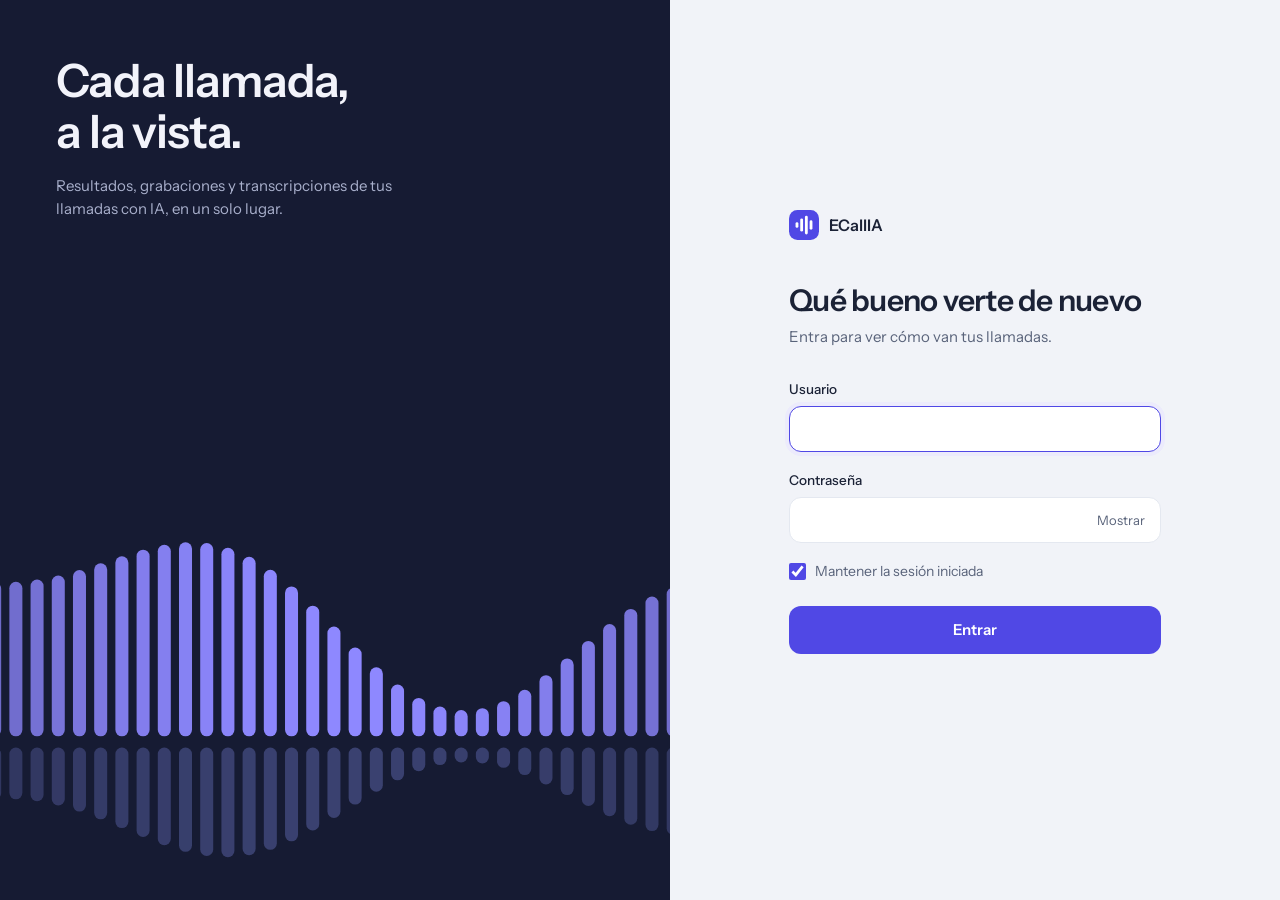
<file: index.html>
<!doctype html>
<html lang="es" data-theme="light">
<head>
<meta charset="utf-8">
<meta name="viewport" content="width=device-width, initial-scale=1">
<meta name="robots" content="noindex,nofollow">
<title>ECallIA · Panel de llamadas</title>
<link rel="icon" type="image/svg+xml" href="favicon.svg">
<link rel="preconnect" href="https://fonts.googleapis.com">
<link rel="preconnect" href="https://fonts.gstatic.com" crossorigin>
<link href="https://fonts.googleapis.com/css2?family=Instrument+Sans:wght@400;500;600&display=swap" rel="stylesheet">
<style>
:root{
  --bg:#F1F3F8; --sheet:#FFFFFF; --ink:#1B2236; --ink2:#59637A; --ink3:#8C95A8;
  --line:#E4E8F0; --line2:#EFF2F7; --hover:#F6F8FC;
  --accent:#5048E5; --accent-ink:#FFFFFF; --accent-soft:#ECEBFC;
  --dim:#CCD3E1;
  --shadow:0 1px 2px rgba(27,34,54,.04),0 14px 34px -14px rgba(27,34,54,.12);
  --e-contesto:#5048E5; --e-contesto-bg:#ECEBFC;
  --e-nocontesto:#A8691A; --e-nocontesto-bg:#FBF0D9;
  --e-buzon:#5F6F8C; --e-buzon-bg:#E9EDF4;
  --e-ocupado:#BF5520; --e-ocupado-bg:#FBE8DB;
  --e-rechazo:#BC3A64; --e-rechazo-bg:#FBE3EB;
  --e-fallida:#A82A2A; --e-fallida-bg:#F8DEDE;
  --u-in:#2B8A66; --u-in-bg:#E0F2EA;
}
html[data-theme="dark"]{
  --bg:#0E1220; --sheet:#161B2C; --ink:#E8EBF4; --ink2:#A4ADC2; --ink3:#6F7992;
  --line:#252C42; --line2:#1D2338; --hover:#1B2138;
  --accent:#948FFF; --accent-ink:#0E1220; --accent-soft:#26254C;
  --dim:#2F3750;
  --shadow:0 1px 2px rgba(0,0,0,.3),0 14px 34px -14px rgba(0,0,0,.5);
  --e-contesto:#A9A4FF; --e-contesto-bg:#26254C;
  --e-nocontesto:#E2B05B; --e-nocontesto-bg:#3A2F18;
  --e-buzon:#9BA8C4; --e-buzon-bg:#252C42;
  --e-ocupado:#EE9559; --e-ocupado-bg:#3B2617;
  --e-rechazo:#EE7FA3; --e-rechazo-bg:#3B1B28;
  --e-fallida:#EE8585; --e-fallida-bg:#3B1C1C;
  --u-in:#6FD0A5; --u-in-bg:#16352A;
}
*{box-sizing:border-box;margin:0;padding:0}
html{color-scheme:light;overflow-x:clip}
html[data-theme="dark"]{color-scheme:dark}
body{overflow-x:clip;font-family:'Instrument Sans',system-ui,-apple-system,'Segoe UI',sans-serif;background:var(--bg);color:var(--ink);font-size:15px;line-height:1.5;-webkit-font-smoothing:antialiased;min-height:100vh}
.serif{font-weight:600;letter-spacing:-.025em}
button{font:inherit;color:inherit;background:none;border:0;cursor:pointer}
input,select{font:inherit;color:inherit}
:focus-visible{outline:2px solid var(--accent);outline-offset:2px;border-radius:6px}
.hidden{display:none!important}
.sr{position:absolute;width:1px;height:1px;overflow:hidden;clip:rect(0 0 0 0);white-space:nowrap}

/* ---------- Login ---------- */
.login{min-height:100vh;display:grid;grid-template-columns:1.1fr 1fr}
.login-art{position:relative;overflow:hidden;background:#161B33;color:#F2F3FA;display:flex;flex-direction:column;justify-content:flex-start;padding:56px}
.login-art svg{position:absolute;left:0;right:0;bottom:0;width:100%;height:62%}
.art-copy{position:relative;max-width:420px}
.art-copy h2{font-size:clamp(32px,3.6vw,46px);line-height:1.1}
.art-copy p{margin-top:18px;color:#A9B0CC;max-width:34ch}
.login-side{display:flex;align-items:center;justify-content:center;padding:40px 28px}
.login-form{width:100%;max-width:372px}
.brand{display:flex;align-items:center;gap:10px;font-weight:600;font-size:16px}
.brand svg{display:block}
.login-form h1{font-size:30px;line-height:1.15;margin:44px 0 8px}
.login-form .sub{color:var(--ink2);margin-bottom:30px}
.field{display:block;margin-bottom:18px}
.field>span{display:block;font-size:13.5px;font-weight:500;margin-bottom:7px}
.input{width:100%;height:46px;border:1px solid var(--line);background:var(--sheet);border-radius:12px;padding:0 14px;outline:none;transition:border-color .15s,box-shadow .15s}
.input::placeholder{color:var(--ink3)}
.input:focus{border-color:var(--accent);box-shadow:0 0 0 4px var(--accent-soft)}
.pw{position:relative}
.pw .input{padding-right:78px}
.pw button{position:absolute;right:6px;top:6px;height:34px;padding:0 10px;border-radius:8px;font-size:13px;color:var(--ink2)}
.pw button:hover{background:var(--line2)}
.check{display:flex;align-items:center;gap:9px;color:var(--ink2);font-size:14px;margin:4px 0 24px;cursor:pointer}
.check input{width:17px;height:17px;accent-color:var(--accent)}
.btn-primary{width:100%;height:48px;border-radius:12px;background:var(--accent);color:var(--accent-ink);font-weight:600;display:flex;align-items:center;justify-content:center;gap:10px;transition:transform .12s,filter .15s}
.btn-primary:hover{filter:brightness(1.06)}
.btn-primary:active{transform:translateY(1px)}
.btn-primary[disabled]{opacity:.7;cursor:progress}
.spin{width:16px;height:16px;border-radius:50%;border:2px solid currentColor;border-right-color:transparent;animation:spin .7s linear infinite}
@keyframes spin{to{transform:rotate(360deg)}}
.form-error{min-height:22px;margin-top:14px;color:var(--e-fallida);font-size:14px}
.demo-hint{margin-top:22px;padding:12px 14px;border-radius:12px;background:var(--accent-soft);color:var(--accent);font-size:13.5px}

/* ---------- App shell ---------- */
.topbar{position:sticky;top:0;z-index:30;background:color-mix(in srgb,var(--bg) 84%,transparent);backdrop-filter:blur(14px);-webkit-backdrop-filter:blur(14px);border-bottom:1px solid var(--line2)}
.topbar-in{max-width:1180px;margin:0 auto;padding:0 28px;height:64px;display:flex;align-items:center;gap:16px}
.topbar .brand{margin-right:auto}
.seg{display:flex;background:var(--line2);border-radius:11px;padding:3px}
.seg button{height:32px;padding:0 13px;border-radius:8px;font-size:13.5px;font-weight:500;color:var(--ink2);transition:background .15s,color .15s}
.seg button:hover{color:var(--ink)}
.seg button[aria-pressed="true"]{background:var(--sheet);color:var(--ink);box-shadow:0 1px 2px rgba(27,34,54,.08)}
.icon-btn{width:38px;height:38px;border-radius:11px;display:grid;place-items:center;color:var(--ink2);transition:background .15s,color .15s}
.icon-btn:hover{background:var(--line2);color:var(--ink)}
.icon-btn.spinning svg{animation:spin .8s linear infinite}
.me{position:relative}
.avatar-btn{display:flex;align-items:center;gap:9px;padding:3px 10px 3px 3px;border-radius:999px;transition:background .15s}
.avatar-btn:hover{background:var(--line2)}
.avatar{width:32px;height:32px;border-radius:50%;display:grid;place-items:center;font-size:12.5px;font-weight:600;background:color-mix(in srgb,var(--c,var(--accent)) 16%,transparent);color:var(--c,var(--accent));flex:none}
.avatar-btn .nm{font-size:14px;font-weight:500;max-width:120px;overflow:hidden;text-overflow:ellipsis;white-space:nowrap}
.menu{position:absolute;right:0;top:calc(100% + 8px);min-width:220px;background:var(--sheet);border:1px solid var(--line);border-radius:14px;box-shadow:var(--shadow);padding:8px;z-index:40}
.menu .who{padding:8px 10px 10px;border-bottom:1px solid var(--line2);margin-bottom:6px}
.menu .who b{display:block;font-weight:600}
.menu .who span{color:var(--ink3);font-size:13px}
.menu button{width:100%;text-align:left;padding:9px 10px;border-radius:9px;font-size:14px}
.menu button:hover,.menu a:hover{background:var(--hover)}
.menu a{display:block;padding:9px 10px;border-radius:9px;font-size:14px;color:inherit;text-decoration:none}

.wrap{max-width:1180px;margin:0 auto;padding:44px 28px 72px}
.greet{font-family:'Instrument Sans',system-ui,-apple-system,'Segoe UI',sans-serif;font-weight:600;font-size:clamp(28px,3.6vw,40px);line-height:1.15;letter-spacing:-.025em}
.lede{margin-top:12px;color:var(--ink2);max-width:62ch;font-size:16px}
.demo-tag{display:inline-block;margin-left:12px;padding:2px 10px;border-radius:999px;background:var(--e-nocontesto-bg);color:var(--e-nocontesto);font-size:12.5px;font-weight:500;vertical-align:middle;letter-spacing:0}

.wave-block{position:relative;margin-top:34px}
.legend{display:flex;justify-content:flex-end;gap:18px;font-size:13px;color:var(--ink2);margin-bottom:6px}
.legend i{display:inline-block;width:9px;height:9px;border-radius:50%;margin-right:7px;vertical-align:baseline}
.wave{width:100%;min-height:220px}
.wave svg{display:block;overflow:visible}
.wave rect.bar{transform-box:fill-box}
.wave rect.up{fill:var(--accent);transform-origin:50% 100%}
.wave rect.dn{fill:var(--dim);transform-origin:50% 0}
.wave.rise rect.bar{animation:rise .75s cubic-bezier(.2,.8,.2,1) both}
@keyframes rise{from{transform:scaleY(0)}to{transform:scaleY(1)}}
.wave svg[data-hot] rect.bar{opacity:.38}
.wave svg[data-hot] rect.bar.on{opacity:1}
.wave .mid{stroke:var(--line);stroke-width:1}
.wave .zero{fill:var(--line)}
.axis{display:flex;justify-content:space-between;color:var(--ink3);font-size:12.5px;margin-top:8px}
.tip{position:absolute;pointer-events:none;z-index:5;background:var(--ink);color:var(--bg);padding:8px 11px;border-radius:10px;font-size:13px;line-height:1.35;white-space:nowrap;opacity:0;transform:translate(-50%,-6px);transition:opacity .12s}
.tip.show{opacity:1}
.tip b{font-weight:600}
.empty-wave{display:grid;place-items:center;height:220px;color:var(--ink3)}

.kpis{display:grid;grid-template-columns:repeat(4,1fr);margin-top:30px;border-top:1px solid var(--line)}
.kpi{padding:22px 24px 4px 0}
.kpi+.kpi{padding-left:24px;border-left:1px solid var(--line)}
.kpi .v{font-size:36px;line-height:1.1}
.kpi .l{font-size:14px;font-weight:500;margin-top:4px}
.kpi .n{font-size:13px;color:var(--ink3);margin-top:1px}

.funnels{display:flex;gap:8px;overflow-x:auto;margin:40px -28px 0;padding:4px 28px 10px;scrollbar-width:none}
.funnels::-webkit-scrollbar{display:none}
.fchip{flex:none;display:flex;align-items:center;gap:8px;height:38px;padding:0 14px;border-radius:999px;border:1px solid var(--line);background:var(--sheet);font-size:14px;font-weight:500;color:var(--ink2);transition:border-color .15s,background .15s,color .15s}
.fchip:hover{border-color:var(--dim);color:var(--ink)}
.fchip i{width:9px;height:9px;border-radius:50%;background:var(--c,var(--ink3))}
.fchip em{font-style:normal;color:var(--ink3);font-weight:400}
.fchip[aria-pressed="true"]{background:var(--ink);border-color:var(--ink);color:var(--bg)}
.fchip[aria-pressed="true"] em{color:color-mix(in srgb,var(--bg) 65%,transparent)}

.sheet{margin-top:14px;background:var(--sheet);border-radius:20px;box-shadow:var(--shadow);border:1px solid var(--line2);overflow:hidden}
.sheet-head{display:flex;align-items:center;gap:12px;padding:20px 24px;flex-wrap:wrap}
.sheet-head h2{font-size:21px;margin-right:auto;line-height:1.2}
.sheet-head h2 small{font-size:14px;font-weight:400;color:var(--ink3);margin-left:8px;letter-spacing:0}
.search{position:relative}
.search svg{position:absolute;left:12px;top:50%;transform:translateY(-50%);color:var(--ink3);pointer-events:none}
.search .input{height:40px;width:250px;padding-left:36px;border-radius:11px;background:var(--bg);border-color:transparent}
.search .input:focus{background:var(--sheet);border-color:var(--accent)}
.select{height:40px;border-radius:11px;border:1px solid transparent;background:var(--bg);padding:0 34px 0 12px;appearance:none;-webkit-appearance:none;cursor:pointer;background-image:url("data:image/svg+xml,%3Csvg xmlns='http://www.w3.org/2000/svg' width='12' height='12' viewBox='0 0 24 24' fill='none' stroke='%238C95A8' stroke-width='2.5' stroke-linecap='round' stroke-linejoin='round'%3E%3Cpath d='m6 9 6 6 6-6'/%3E%3C/svg%3E");background-repeat:no-repeat;background-position:right 12px center;font-size:14px}
.select:focus{background-color:var(--sheet);border-color:var(--accent);outline:none}
.btn-ghost{height:40px;padding:0 14px;border-radius:11px;background:var(--bg);font-size:14px;font-weight:500;display:flex;align-items:center;gap:8px;color:var(--ink2);transition:color .15s,background .15s}
.btn-ghost:hover{color:var(--ink);background:var(--line2)}

.table-wrap{overflow-x:auto;position:relative}
table{width:100%;border-collapse:collapse;min-width:720px}
th{text-align:left;font-weight:500;font-size:13px;color:var(--ink3);padding:10px 24px;border-top:1px solid var(--line2);border-bottom:1px solid var(--line2);white-space:nowrap}
td{padding:14px 24px;border-bottom:1px solid var(--line2);vertical-align:middle}
tbody tr{cursor:pointer;transition:background .12s}
tbody tr:hover,tbody tr:focus-visible{background:var(--hover)}
tbody tr:last-child td{border-bottom:0}
.who{display:flex;align-items:center;gap:12px;min-width:0}
.who .n{font-weight:500;line-height:1.25}
.who .s{font-size:13px;color:var(--ink3);line-height:1.25}
.fun{display:inline-flex;align-items:center;gap:8px;white-space:nowrap}
.fun i{width:8px;height:8px;border-radius:50%;background:var(--c)}
.prog{color:var(--ink2);max-width:240px;overflow:hidden;text-overflow:ellipsis;white-space:nowrap}
.num{font-variant-numeric:tabular-nums;color:var(--ink2);white-space:nowrap}
.when{color:var(--ink2);white-space:nowrap}
th.r,td.r{text-align:right}
.badge{display:inline-flex;align-items:center;gap:7px;height:26px;padding:0 11px 0 9px;border-radius:999px;font-size:13px;font-weight:500;white-space:nowrap;background:var(--bg-e);color:var(--fg-e)}
.badge::before{content:"";width:6px;height:6px;border-radius:50%;background:currentColor}
.badge[data-e="contesto"]{--bg-e:var(--e-contesto-bg);--fg-e:var(--e-contesto)}
.badge[data-e="nocontesto"]{--bg-e:var(--e-nocontesto-bg);--fg-e:var(--e-nocontesto)}
.badge[data-e="buzon"]{--bg-e:var(--e-buzon-bg);--fg-e:var(--e-buzon)}
.badge[data-e="ocupado"]{--bg-e:var(--e-ocupado-bg);--fg-e:var(--e-ocupado)}
.badge[data-e="rechazo"]{--bg-e:var(--e-rechazo-bg);--fg-e:var(--e-rechazo)}
.badge[data-e="fallida"]{--bg-e:var(--e-fallida-bg);--fg-e:var(--e-fallida)}
.more{display:flex;justify-content:center;padding:18px;border-top:1px solid var(--line2)}
.more .btn-ghost{background:var(--bg)}
.state{padding:56px 24px;text-align:center;color:var(--ink2)}
.state b{display:block;color:var(--ink);font-size:17px;margin-bottom:4px}
.state .btn-ghost{margin:18px auto 0}
.skel{height:14px;border-radius:7px;background:linear-gradient(90deg,var(--line2),var(--line),var(--line2));background-size:200% 100%;animation:shimmer 1.3s linear infinite}
@keyframes shimmer{to{background-position:-200% 0}}
.skel-row td{padding:19px 24px}
.banner{margin:18px 0 0;padding:14px 16px;border-radius:12px;background:var(--e-fallida-bg);color:var(--e-fallida);display:flex;align-items:center;gap:12px;font-size:14px}
.banner button{margin-left:auto;font-weight:600;text-decoration:underline}

/* ---------- Drawer ---------- */
.scrim{position:fixed;inset:0;background:rgba(14,18,32,.38);opacity:0;pointer-events:none;transition:opacity .22s;z-index:50}
.scrim.open{opacity:1;pointer-events:auto}
.drawer{position:fixed;top:0;right:0;bottom:0;width:min(540px,100%);background:var(--sheet);z-index:60;transform:translateX(102%);visibility:hidden;transition:transform .3s cubic-bezier(.2,.8,.2,1),visibility 0s .3s;display:flex;flex-direction:column;box-shadow:-24px 0 60px -30px rgba(0,0,0,.35)}
.drawer.open{transform:none;visibility:visible;transition:transform .3s cubic-bezier(.2,.8,.2,1),visibility 0s}
.d-top{display:flex;align-items:center;justify-content:space-between;padding:16px 20px 0}
.d-body{flex:1;overflow-y:auto;padding:8px 32px 40px}
.d-name{font-size:28px;line-height:1.15;margin-top:12px}
.d-sub{display:flex;align-items:center;flex-wrap:wrap;gap:10px 14px;margin-top:12px;color:var(--ink2)}
.d-meta{display:grid;grid-template-columns:1fr 1fr;gap:20px 24px;margin:28px 0;padding:22px 0;border-top:1px solid var(--line2);border-bottom:1px solid var(--line2)}
.d-meta dt{font-size:13px;color:var(--ink3)}
.d-meta dd{font-weight:500;margin-top:2px}
.d-sec{margin-top:26px}
.d-sec h3{font-size:17px;line-height:1.2;margin-bottom:12px}
.d-sec p{color:var(--ink2);max-width:62ch}
audio{width:100%;height:42px;accent-color:var(--accent)}
.chat{display:flex;flex-direction:column;gap:10px}
.msg{max-width:86%;padding:10px 14px;border-radius:16px;font-size:14.5px;line-height:1.45;white-space:pre-wrap}
.msg small{display:block;font-size:12px;opacity:.7;margin-bottom:2px}
.msg.agent{align-self:flex-start;background:var(--bg);border-top-left-radius:5px}
.msg.user{align-self:flex-end;background:var(--accent);color:var(--accent-ink);border-top-right-radius:5px}
.raw{white-space:pre-wrap;color:var(--ink2);font-size:14px}
.d-actions{display:flex;gap:10px;flex-wrap:wrap;margin-top:28px}
.d-actions a,.d-actions button{height:42px;padding:0 16px;border-radius:11px;font-weight:500;font-size:14px;display:inline-flex;align-items:center;gap:8px;text-decoration:none}
.d-actions .main{background:var(--accent);color:var(--accent-ink)}
.d-actions .alt{background:var(--bg);color:var(--ink)}
.d-actions .alt:hover{background:var(--line2)}

.toast{position:fixed;left:50%;bottom:28px;transform:translate(-50%,20px);background:var(--ink);color:var(--bg);padding:11px 18px;border-radius:12px;font-size:14px;opacity:0;pointer-events:none;transition:opacity .2s,transform .2s;z-index:100}
.toast.show{opacity:1;transform:translate(-50%,0)}

/* ---------- Configuración de marcas y números ---------- */
.badge[data-u="Saliente"]{--bg-e:var(--accent-soft);--fg-e:var(--accent)}
.badge[data-u="Entrante"]{--bg-e:var(--u-in-bg);--fg-e:var(--u-in)}
.badge[data-u="Ambos"]{--bg-e:var(--e-buzon-bg);--fg-e:var(--e-buzon)}
.cfg-sheet{margin-top:26px}
.cfg-sheet .sheet-head{padding-bottom:16px}
.cfg-note{color:var(--ink2);margin-top:12px;max-width:66ch}
.btn-add{height:40px;padding:0 16px;border-radius:11px;background:var(--accent);color:var(--accent-ink);font-weight:600;font-size:14px;display:inline-flex;align-items:center;gap:8px;transition:filter .15s}
.btn-add:hover{filter:brightness(1.07)}
.mono{font-variant-numeric:tabular-nums;font-weight:500;white-space:nowrap}
.warn{color:var(--e-nocontesto);font-size:13.5px}
.muted{color:var(--ink3)}
.agent-id{display:block;max-width:210px;overflow:hidden;text-overflow:ellipsis;white-space:nowrap;color:var(--ink2)}
tr.inact td{opacity:.55}
.row-edit{color:var(--ink3);transition:color .15s;display:inline-flex}
tbody tr:hover .row-edit,tbody tr:focus-visible .row-edit{color:var(--ink)}
.sub-in{font-size:13px;color:var(--ink3);line-height:1.2;margin-top:3px}
.f-hint{display:block;margin-top:6px;font-size:13px;color:var(--ink3);line-height:1.4}
.select.full{width:100%;height:46px;border-radius:12px;background-color:var(--sheet);border:1px solid var(--line);padding-left:14px}
.input.area{height:auto;padding:11px 14px;resize:vertical;line-height:1.45;font-size:14px}
.d-actions .danger{background:var(--e-fallida-bg);color:var(--e-fallida)}
form.d-body .check{margin:6px 0 4px}
form.d-body .form-error{margin-top:10px}
form.d-body .d-actions{margin-top:20px}

/* ---------- Responsive ---------- */
@media (max-width:900px){
  .login{grid-template-columns:1fr}
  .login-art{display:none}
  .kpis{grid-template-columns:1fr 1fr}
  .kpi:nth-child(3){padding-left:0;border-left:0}
  .kpi:nth-child(n+3){border-top:1px solid var(--line);margin-top:22px}
  .topbar .seg button{padding:0 10px}
  .avatar-btn .nm{display:none}
}
@media (max-width:720px){
  .topbar-in,.wrap{padding-left:18px;padding-right:18px}
  .topbar-in{gap:8px;flex-wrap:wrap;height:auto;padding-top:10px;padding-bottom:10px}
  #nav{order:5;width:100%}
  #nav button{flex:1}
  .topbar .brand span{display:none}
  .funnels{margin-left:-18px;margin-right:-18px;padding-left:18px;padding-right:18px}
  .sheet-head{padding:18px}
  .search,.search .input{width:100%}
  .hide-sm{display:none}
  th,td{padding-left:18px;padding-right:18px}
  table{min-width:0}
  .d-body{padding:8px 22px 40px}
  .d-name{font-size:24px}
}
@media (prefers-reduced-motion:reduce){
  *,*::before,*::after{animation:none!important;transition:none!important}
}

/* ---- Seguimiento y ajustes ---- */
.badge[data-s="Pendiente"]{--bg-e:var(--accent-soft);--fg-e:var(--accent)}
.badge[data-s="Detenido"]{--bg-e:var(--e-rechazo-bg);--fg-e:var(--e-rechazo)}
.badge[data-s="Contestó"]{--bg-e:var(--e-contesto-bg);--fg-e:var(--e-contesto)}
.badge[data-s="Agotado"]{--bg-e:var(--e-nocontesto-bg);--fg-e:var(--e-nocontesto)}
.badge[data-s="Cancelado"]{--bg-e:var(--e-buzon-bg);--fg-e:var(--e-buzon)}
.r .btn-row{margin-right:6px}
.btn-row{height:34px;padding:0 13px;border-radius:9px;background:var(--bg);font-size:13.5px;font-weight:500;color:var(--ink2);white-space:nowrap;transition:background .15s,color .15s}
.btn-row:hover{background:var(--line2);color:var(--ink)}
.btn-row.stop:hover{background:var(--e-rechazo-bg);color:var(--e-rechazo)}
.btn-row.go{background:var(--accent-soft);color:var(--accent)}
.seg-bar{display:flex;align-items:center;gap:10px;flex-wrap:wrap;padding:10px 24px;border-top:1px solid var(--line2);background:var(--hover);font-size:13.5px;color:var(--ink2)}
.seg-bar.hidden{display:none}
.seg-bar label{display:flex;align-items:center;gap:9px;cursor:pointer}
.seg-bar .grow{flex:1}
.seg-chk,#segAll{width:17px;height:17px;accent-color:var(--accent);flex:none;cursor:pointer}
.seg-chk[disabled]{visibility:hidden}
#segRows td,.table-wrap:has(#segRows) th{padding-left:16px;padding-right:16px}
@media (max-width:860px){#segRows td{padding:0}}
#segRows .prog{max-width:140px}
#segRows .who .n{white-space:nowrap}
#segRows .r{white-space:nowrap}
.r .btn-row + .btn-row{margin-left:0}
@media (max-width:720px){.seg-bar{padding:10px 18px}}
.btn-row.sure{background:var(--e-fallida-bg);color:var(--e-fallida)}
.banner.pause{background:var(--e-nocontesto-bg);color:var(--e-nocontesto)}
.seg-chips{margin-top:28px}
.motivos{display:grid;gap:8px}
.motivo{display:flex;align-items:center;gap:10px;padding:12px 14px;border:1px solid var(--line);border-radius:12px;cursor:pointer;font-size:14.5px;background:var(--sheet)}
.motivo:has(input:checked){border-color:var(--accent);background:var(--accent-soft)}
.motivo input{accent-color:var(--accent);width:17px;height:17px}
.aj-card{padding:24px 28px;margin-top:20px}
.aj-card h2{font-size:21px;line-height:1.2}
.aj-card .cfg-note{margin-top:8px}
.aj-head{display:flex;align-items:center;gap:16px;flex-wrap:wrap}
.switch{display:inline-flex;align-items:center;gap:12px;cursor:pointer;font-weight:600;position:relative}
.switch input{position:absolute;opacity:0;width:46px;height:28px;margin:0;cursor:pointer}
.switch .sw{width:46px;height:28px;border-radius:999px;background:var(--dim);position:relative;transition:background .15s;flex:none}
.switch .sw::after{content:"";position:absolute;top:3px;left:3px;width:22px;height:22px;border-radius:50%;background:#fff;transition:transform .15s;box-shadow:0 1px 3px rgba(0,0,0,.25)}
.switch input:checked+.sw{background:var(--accent)}
.switch input:checked+.sw::after{transform:translateX(18px)}
.switch input:focus-visible+.sw{box-shadow:0 0 0 4px var(--accent-soft)}
.ret{display:grid;grid-template-columns:90px 90px 130px 1fr auto;gap:10px;align-items:center;margin-top:10px}
.ret .input,.ret .select.full{height:42px}
.ret-lbl{font-weight:500;font-size:14px}
.ret-after{color:var(--ink3);font-size:13.5px}
.ret-first{margin-top:14px;color:var(--ink2);font-size:14px}
.aj-sum{margin-top:16px;padding:12px 14px;border-radius:12px;background:var(--accent-soft);color:var(--accent);font-size:14px}
.hrs{display:flex;align-items:center;gap:10px;flex-wrap:wrap;margin-top:14px}
.hrs .select.full{width:auto;min-width:110px;height:42px}
.dias{display:flex;gap:8px;flex-wrap:wrap;margin-top:14px}
.dia{display:inline-flex;align-items:center;justify-content:center;min-width:54px;height:38px;padding:0 12px;border:1px solid var(--line);border-radius:999px;cursor:pointer;font-size:14px;font-weight:500;color:var(--ink2);background:var(--sheet);position:relative}
.dia input{position:absolute;opacity:0;inset:0;cursor:pointer;margin:0}
.dia:has(input:checked){background:var(--ink);border-color:var(--ink);color:var(--bg)}
.dia:has(input:focus-visible){box-shadow:0 0 0 4px var(--accent-soft)}
.aj-adv summary{cursor:pointer;font-weight:500;color:var(--ink2);margin-top:22px}
.aj-adv .grid{display:grid;grid-template-columns:repeat(auto-fit,minmax(200px,1fr));gap:16px;margin-top:14px}
.aj-save{display:flex;align-items:center;gap:14px;flex-wrap:wrap;margin-top:24px}
@media (max-width:720px){.ret{grid-template-columns:1fr 1fr;}.ret-lbl{grid-column:1/3}.ret-after{grid-column:1/3}.aj-card{padding:20px 18px}}
.range-row{display:flex;align-items:center;justify-content:flex-end;gap:10px;margin:-18px 0 22px}
.range-lbl{font-size:13px;color:var(--ink3)}
@media (max-width:720px){.range-row{justify-content:flex-start;margin:-26px 0 18px;overflow-x:auto}}
.badge[data-k="cita"]{--bg-e:var(--e-contesto-bg);--fg-e:var(--e-contesto)}
.badge[data-k="seg"]{--bg-e:var(--e-ocupado-bg);--fg-e:var(--e-ocupado)}
.badge[data-k="mal"]{--bg-e:var(--e-fallida-bg);--fg-e:var(--e-fallida)}
.badge[data-k="otro"]{--bg-e:var(--e-buzon-bg);--fg-e:var(--e-buzon)}
.neg-res{display:flex;flex-wrap:wrap;gap:6px}
.neg-res .badge{white-space:normal;height:auto;min-height:26px;padding-top:3px;padding-bottom:3px;line-height:1.2}
@media (max-width:700px){.neg-res{flex-direction:column;align-items:flex-start;max-width:150px}}
.pre{white-space:pre-line}
.neg-hist{list-style:none;display:grid;gap:8px;padding:0}
.neg-hist button{width:100%;text-align:left;padding:11px 14px;border-radius:11px;background:var(--bg);display:flex;flex-wrap:wrap;gap:4px 12px;align-items:center;font-size:14px;color:var(--ink)}
.neg-hist button:hover{background:var(--line2)}
.neg-hist b{font-weight:600}
.neg-hist span{color:var(--ink3)}
.range-row{flex-wrap:wrap}
.range-custom{display:flex;gap:8px;flex-wrap:wrap}
.dl{display:inline-flex;align-items:center;gap:6px;font-size:13px;color:var(--ink3)}
.date-in{height:34px;border-radius:9px;border:1px solid transparent;background:var(--sheet);padding:0 10px;font:inherit;font-size:13.5px;color:var(--ink)}
.date-in:focus{outline:2px solid var(--accent)}
.neg-filtros{display:flex;flex-wrap:wrap;gap:10px 14px;align-items:center;padding:0 24px 16px}
.neg-filtros .select,.neg-filtros .date-in{background:var(--bg);height:38px}
.neg-filtros .dl{gap:7px}
.neg-filtros .btn-ghost{height:38px}
@media (max-width:700px){.neg-filtros{padding:0 18px 14px}.neg-filtros .select{flex:1 1 140px}}

/* ---- Combo con checkboxes ---- */
.ms{position:relative}
.ms-btn{display:flex;align-items:center;gap:8px;height:38px;max-width:100%;padding:0 12px;border-radius:11px;background:var(--bg);border:1px solid transparent;font-size:14px;color:var(--ink);text-align:left}
.ms-btn:hover{background:var(--line2)}
.ms-btn.on{border-color:var(--accent);background:var(--accent-soft)}
.ms-btn[aria-expanded="true"]{border-color:var(--accent)}
.ms-lbl{color:var(--ink3);flex:none}
.ms-lbl::after{content:":"}
.ms-val{font-weight:500;min-width:0;overflow:hidden;text-overflow:ellipsis;white-space:nowrap}
.ms-btn svg{flex:none;margin-left:auto;color:var(--ink3)}
.ms-pop{position:fixed;z-index:80;max-width:calc(100vw - 16px);background:var(--sheet);border:1px solid var(--line);border-radius:14px;box-shadow:var(--shadow);padding:6px;display:flex;flex-direction:column;max-height:min(420px,70vh)}
.ms-head{display:flex;align-items:center;justify-content:space-between;gap:12px;padding:8px 10px 6px}
.ms-head b{font-size:13.5px;font-weight:600}
.ms-clear{font-size:13px;color:var(--accent);font-weight:500}
.ms-clear:disabled{color:var(--ink3);cursor:default;opacity:.6}
.ms-list{overflow-y:auto;padding:2px 0}
.ms-opt{display:flex;align-items:center;gap:10px;padding:10px;border-radius:9px;cursor:pointer;font-size:14.5px;min-height:44px}
.ms-opt:hover{background:var(--hover)}
.ms-opt input{accent-color:var(--accent);width:18px;height:18px;flex:none}
.ms-opt i{width:9px;height:9px;border-radius:50%;background:var(--c);flex:none}
.ms-opt span{flex:1;min-width:0}
.ms-opt em{font-style:normal;color:var(--ink3);font-size:13px}
.ms-foot{display:none;padding:8px 6px 4px}
.ms-wrap{display:none}

@media (max-width:720px){
  /* los chips pasan a ser un combo con checkboxes */
  #funnels,#segChips{display:none}
  .ms-wrap{display:block;margin-top:22px}
  .ms-wrap .ms-btn{width:100%;height:44px;background:var(--sheet);border-color:var(--line)}
  .ms-wrap .ms-btn.on{background:var(--accent-soft);border-color:var(--accent)}
  /* el desplegable sube desde abajo, a todo el ancho */
  .ms-pop{left:0!important;right:0!important;top:auto!important;bottom:0;width:100%;max-width:none;min-width:0!important;max-height:72vh;border-radius:20px 20px 0 0;border-width:1px 0 0;padding:8px 8px calc(8px + env(safe-area-inset-bottom))}
  .ms-foot{display:block}
  .ms-foot .btn-ghost{width:100%;justify-content:center;background:var(--ink);color:var(--bg);height:46px}
  .ms-head{padding:12px 12px 8px}
  .ms-head b{font-size:15px}
  body.ms-open::after{content:"";position:fixed;inset:0;background:rgba(10,14,28,.45);z-index:79}

  /* menú de arriba: se desliza en vez de ensanchar la página */
  .topbar-in>*{min-width:0}
  #nav{overflow-x:auto;scrollbar-width:none;-webkit-overflow-scrolling:touch}
  #nav::-webkit-scrollbar{display:none}
  #nav button{flex:none;white-space:nowrap;padding:0 14px}
  .topbar .brand{margin-right:auto}

  .range-row{margin:0 0 18px}
  #range{max-width:100%;overflow-x:auto;scrollbar-width:none}
  #range::-webkit-scrollbar{display:none}
  #range button{flex:none;white-space:nowrap}
  .wrap{padding-top:28px}
  .greet{font-size:30px}

  /* filtros de Negociaciones: dos por fila */
  .neg-filtros{display:grid;grid-template-columns:minmax(0,1fr) minmax(0,1fr);gap:10px}
  .neg-filtros .ms:nth-child(-n+2){grid-column:1/-1}
  .neg-filtros .ms-btn{width:100%;height:42px}
  .neg-filtros .select{width:100%;min-width:0;height:42px;grid-column:1/-1}
  .neg-filtros .dl{flex-direction:column;align-items:stretch;gap:4px;font-size:12.5px}
  .neg-filtros .date-in{width:100%;min-width:0;height:42px}
  .neg-filtros .btn-ghost{grid-column:1/-1;justify-content:center;height:42px}
  .sheet-head .select,.sheet-head .btn-ghost{flex:1 1 140px}
}

@media (max-width:860px){
  /* las tablas pasan a ser tarjetas */
  .table-wrap .hide-sm{display:none}
  .table-wrap table,.table-wrap tbody{display:block;min-width:0}
  .table-wrap thead{display:none}
  .table-wrap tbody tr{display:grid;grid-template-columns:minmax(0,1fr) auto;gap:8px 12px;align-items:center;padding:14px 18px;border-bottom:1px solid var(--line2)}
  .table-wrap tbody tr:last-child{border-bottom:0}
  .table-wrap td{display:block;padding:0;border:0;min-width:0}
  .table-wrap td.r{text-align:left}
  /* Llamadas */
  #rows td:nth-child(1){grid-area:1/1}
  #rows td:nth-child(4){grid-area:1/2;justify-self:end}
  #rows td:nth-child(2){grid-area:2/1}
  #rows td:nth-child(6){grid-area:2/2;justify-self:end;color:var(--ink3);font-size:13px}
  /* Negociaciones */
  #negRows td:nth-child(1){grid-area:1/1/2/3}
  #negRows td:nth-child(3){grid-area:2/1/3/3}
  #negRows .neg-res{flex-direction:row;max-width:none}
  /* Seguimiento */
  #segRows td:nth-child(1){grid-area:1/1}
  #segRows td:nth-child(7){grid-area:1/2;justify-self:end}
  #segRows td:nth-child(2){grid-area:2/1}
  #segRows td:nth-child(6){grid-area:2/2;justify-self:end;text-align:right}
  #segRows td:nth-child(5){grid-area:3/1/4/3;color:var(--ink2);font-size:13.5px}
  #segRows td:nth-child(5)::before{content:"Próxima llamada: ";color:var(--ink3)}
  #segRows td:nth-child(5):has(.muted){display:none}
  .table-wrap .skel-row{display:flex;gap:12px}
}
</style>
</head>
<body>

<!-- ============ Login ============ -->
<section id="login" class="login">
  <div class="login-art" aria-hidden="true">
    <div class="art-copy">
      <h2 class="serif">Cada llamada,<br>a la vista.</h2>
      <p>Resultados, grabaciones y transcripciones de tus llamadas con IA, en un solo lugar.</p>
    </div>
    <svg id="artWave" viewBox="0 0 640 300" preserveAspectRatio="xMidYMax slice"></svg>
  </div>
  <div class="login-side">
    <form id="loginForm" class="login-form" autocomplete="on">
      <div class="brand">
        <svg width="30" height="30" viewBox="0 0 32 32" aria-hidden="true"><rect width="32" height="32" rx="9" fill="var(--accent)"/><g fill="var(--accent-ink)"><rect x="7" y="13" width="3" height="6" rx="1.5"/><rect x="12" y="9" width="3" height="14" rx="1.5"/><rect x="17" y="6" width="3" height="20" rx="1.5"/><rect x="22" y="11" width="3" height="10" rx="1.5"/></g></svg>
        <span>ECallIA</span>
      </div>
      <h1 class="serif">Qué bueno verte de nuevo</h1>
      <p class="sub">Entra para ver cómo van tus llamadas.</p>

      <label class="field"><span>Usuario</span>
        <input class="input" id="u" name="username" type="text" autocomplete="username" autocapitalize="none" spellcheck="false" required>
      </label>
      <label class="field"><span>Contraseña</span>
        <div class="pw">
          <input class="input" id="p" name="password" type="password" autocomplete="current-password" required>
          <button type="button" id="togglePw">Mostrar</button>
        </div>
      </label>
      <label class="check"><input type="checkbox" id="remember" checked> Mantener la sesión iniciada</label>
      <button class="btn-primary" id="loginBtn" type="submit"><span id="loginLabel">Entrar</span></button>
      <p class="form-error" id="loginError" role="alert"></p>
      <div class="demo-hint hidden" id="demoHint">Estás en modo demostración con datos de ejemplo. Entra con <b>demo</b> y <b>demo</b>.</div>
    </form>
  </div>
</section>

<!-- ============ App ============ -->
<div id="app" class="hidden">
  <header class="topbar">
    <div class="topbar-in">
      <div class="brand">
        <svg width="30" height="30" viewBox="0 0 32 32" aria-hidden="true"><rect width="32" height="32" rx="9" fill="var(--accent)"/><g fill="var(--accent-ink)"><rect x="7" y="13" width="3" height="6" rx="1.5"/><rect x="12" y="9" width="3" height="14" rx="1.5"/><rect x="17" y="6" width="3" height="20" rx="1.5"/><rect x="22" y="11" width="3" height="10" rx="1.5"/></g></svg>
        <span>ECallIA</span>
      </div>
      <div class="seg hidden" id="nav" role="group" aria-label="Sección">
        <button data-view="llamadas" aria-pressed="true">Llamadas</button>
        <button data-view="negociaciones" aria-pressed="false">Negociaciones</button>
        <button data-view="seguimiento" aria-pressed="false">Seguimiento</button>
        <button data-view="ajustes" data-admin aria-pressed="false">Ajustes</button>
        <button data-view="config" data-admin aria-pressed="false">Marcas y números</button>
      </div>
      <button class="icon-btn" id="refresh" aria-label="Actualizar datos" title="Actualizar">
        <svg width="18" height="18" viewBox="0 0 24 24" fill="none" stroke="currentColor" stroke-width="2" stroke-linecap="round" stroke-linejoin="round"><path d="M21 12a9 9 0 1 1-2.64-6.36"/><path d="M21 4v5h-5"/></svg>
      </button>
      <button class="icon-btn" id="theme" aria-label="Cambiar tema" title="Cambiar tema"></button>
      <div class="me">
        <button class="avatar-btn" id="meBtn" aria-haspopup="true" aria-expanded="false">
          <span class="avatar" id="meAvatar">U</span><span class="nm" id="meName"></span>
        </button>
        <div class="menu hidden" id="meMenu">
          <div class="who"><b id="menuName"></b><span id="menuRole"></span></div>
          <a href="campanas.html" data-admin>Campañas</a>
          <a href="equipo.html" data-admin>Equipo</a>
          <a href="usuarios.html" data-admin>Usuarios</a>
          <button id="logout">Cerrar sesión</button>
        </div>
      </div>
    </div>
  </header>

  <main class="wrap" id="viewLlamadas">
    <div class="range-row">
      <span class="range-lbl">Periodo</span>
      <div class="seg" id="range" role="group" aria-label="Periodo">
        <button data-range="hoy" aria-pressed="false">Hoy</button>
        <button data-range="7" aria-pressed="false">7 días</button>
        <button data-range="30" aria-pressed="true">30 días</button>
        <button data-range="todo" aria-pressed="false">Todo</button>
        <button data-range="custom" aria-pressed="false">Personalizado</button>
      </div>
      <div class="range-custom hidden" id="rangeCustom">
        <label class="dl">Desde <input type="date" class="date-in" id="rFrom" aria-label="Desde"></label>
        <label class="dl">Hasta <input type="date" class="date-in" id="rTo" aria-label="Hasta"></label>
      </div>
    </div>
    <section>
      <h1 class="greet" id="greet"></h1>
      <p class="lede" id="lede"></p>
    </section>

    <section class="wave-block">
      <div class="legend"><span><i style="background:var(--accent)"></i>Contestadas</span><span><i style="background:var(--dim)"></i>Sin respuesta</span></div>
      <div class="wave" id="wave"></div>
      <div class="axis" id="axis"></div>
      <div class="tip" id="tip"></div>
    </section>

    <section class="kpis" id="kpis"></section>

    <div id="errorBanner"></div>

    <nav class="funnels" id="funnels" aria-label="Filtrar por funnel"></nav>
    <div class="ms ms-wrap" id="funnelMs"></div>

    <section class="sheet">
      <div class="sheet-head">
        <h2 class="serif">Llamadas<small id="count"></small></h2>
        <div class="search">
          <svg width="16" height="16" viewBox="0 0 24 24" fill="none" stroke="currentColor" stroke-width="2" stroke-linecap="round" stroke-linejoin="round" aria-hidden="true"><circle cx="11" cy="11" r="7"/><path d="m20 20-3.5-3.5"/></svg>
          <input class="input" id="q" type="search" placeholder="Nombre, teléfono o ID de deal" aria-label="Buscar llamadas">
        </div>
        <select class="select" id="estado" aria-label="Filtrar por estado">
          <option value="all">Todos los estados</option>
          <option>Contestó</option><option>No contestó</option><option>Buzón de voz</option>
          <option>Ocupado</option><option>Rechazó</option><option>Fallida</option>
        </select>
        <select class="select" id="dir" aria-label="Filtrar por tipo de llamada">
          <option value="all">Entrantes y salientes</option>
          <option value="Saliente">Salientes</option>
          <option value="Entrante">Entrantes</option>
        </select>
        <button class="btn-ghost" id="export">
          <svg width="16" height="16" viewBox="0 0 24 24" fill="none" stroke="currentColor" stroke-width="2" stroke-linecap="round" stroke-linejoin="round" aria-hidden="true"><path d="M12 3v12"/><path d="m7 10 5 5 5-5"/><path d="M5 21h14"/></svg>
          Exportar CSV
        </button>
      </div>
      <div class="table-wrap">
        <table>
          <thead><tr>
            <th>Contacto</th><th>Funnel</th><th class="hide-sm">Programa</th><th>Estado</th><th class="hide-sm r">Duración</th><th class="r">Fecha</th>
          </tr></thead>
          <tbody id="rows"></tbody>
        </table>
      </div>
      <div id="stateBox"></div>
      <div id="pgCalls"></div>
    </section>
  </main>

  <main class="wrap hidden" id="viewSeguimiento">
    <section>
      <h1 class="greet">Seguimiento</h1>
      <p class="lede">Los leads que el sistema está llamando o va a volver a llamar, uno por cada deal de Bitrix. Si alguien pide que no lo llamen o ya lo atiende un asesor, detén su seguimiento aquí: solo se detiene ese lead en esa marca.</p>
    </section>
    <div id="segBanner"></div>
    <nav class="funnels seg-chips" id="segChips" aria-label="Filtrar por estado"></nav>
    <div class="ms ms-wrap" id="segMs"></div>
    <section class="sheet">
      <div class="sheet-head">
        <h2 class="serif">Leads<small id="segCount"></small></h2>
        <div class="search">
          <svg width="16" height="16" viewBox="0 0 24 24" fill="none" stroke="currentColor" stroke-width="2" stroke-linecap="round" stroke-linejoin="round" aria-hidden="true"><circle cx="11" cy="11" r="7"/><path d="m20 20-3.5-3.5"/></svg>
          <input class="input" id="segQ" type="search" placeholder="Buscar lead o deal" aria-label="Buscar en el seguimiento">
        </div>
      </div>
      <div class="seg-bar hidden" id="segBar">
        <label><input type="checkbox" id="segAll" aria-label="Seleccionar todos los leads de la lista"><span id="segBarTxt">Seleccionar todos</span></label>
        <span class="grow"></span>
        <button class="btn-row stop hidden" id="segBulkStop" type="button">Detener seleccionados</button>
        <button class="btn-row hidden" id="segBulkClear" type="button">Quitar selección</button>
      </div>
      <div class="table-wrap">
        <table>
          <thead><tr><th>Contacto</th><th>Marca</th><th class="hide-sm">Programa</th><th class="hide-sm">Llamadas</th><th>Próxima llamada</th><th>Estado</th><th class="r"><span class="sr">Acción</span></th></tr></thead>
          <tbody id="segRows"></tbody>
        </table>
      </div>
      <div id="segState"></div>
      <div id="pgSegBox"></div>
    </section>
  </main>

  <main class="wrap hidden" id="viewNegociaciones">
    <section>
      <h1 class="greet">Negociaciones</h1>
      <p class="lede" id="negLede">Lo que se logró con cada lead: el resumen, la cita y el próximo paso. Es un respaldo de lo que el análisis guarda en Bitrix, ordenado por lead y no por llamada.</p>
    </section>
    <div id="negBanner"></div>
    <section class="sheet">
      <div class="sheet-head">
        <h2 class="serif">Leads<small id="negCount"></small></h2>
        <div class="search">
          <svg width="16" height="16" viewBox="0 0 24 24" fill="none" stroke="currentColor" stroke-width="2" stroke-linecap="round" stroke-linejoin="round" aria-hidden="true"><circle cx="11" cy="11" r="7"/><path d="m20 20-3.5-3.5"/></svg>
          <input class="input" id="negQ" type="search" placeholder="Nombre, teléfono o ID de deal" aria-label="Buscar negociaciones">
        </div>
        <button class="btn-ghost" id="negExport">
          <svg width="16" height="16" viewBox="0 0 24 24" fill="none" stroke="currentColor" stroke-width="2" stroke-linecap="round" stroke-linejoin="round" aria-hidden="true"><path d="M12 3v12"/><path d="m7 10 5 5 5-5"/><path d="M5 21h14"/></svg>
          Exportar CSV
        </button>
      </div>
      <div class="neg-filtros" id="negFiltros">
        <div class="ms" id="negTipoMs"></div>
        <div class="ms" id="negAccionMs"></div>
        <label class="dl">Desde <input type="date" class="date-in" id="negDesde" aria-label="Desde"></label>
        <label class="dl">Hasta <input type="date" class="date-in" id="negHasta" aria-label="Hasta"></label>
        <select class="select" id="negMarca" aria-label="Filtrar por marca"></select>
        <select class="select" id="negFunnel" aria-label="Filtrar por funnel"></select>
                <select class="select hidden" id="negAsesora" aria-label="Filtrar por asesora"></select>
        <button class="btn-ghost hidden" id="negLimpiar">Quitar filtros</button>
      </div>
      <div class="table-wrap">
        <table>
          <thead><tr><th>Lead</th><th class="hide-sm">Programa</th><th>Resultado</th><th class="hide-sm">Cita</th><th class="hide-sm">Asesora</th><th class="r hide-sm">Última llamada</th></tr></thead>
          <tbody id="negRows"></tbody>
        </table>
      </div>
      <div id="negState"></div>
      <div id="pgNeg"></div>
    </section>
  </main>

  <main class="wrap hidden" id="viewAjustes">
    <section>
      <h1 class="greet">Ajustes de llamadas</h1>
      <p class="lede">Cuándo se vuelve a llamar, en qué horario y cómo pausar todo. Los cambios se aplican en la siguiente pasada del marcador, sin tocar código ni n8n.</p>
    </section>
    <div id="ajBanner"></div>
    <div id="ajBody"></div>
  </main>

  <main class="wrap hidden" id="viewConfig">
    <section>
      <h1 class="greet">Marcas y números</h1>
      <p class="lede">Aquí defines qué número y qué agente de Retell usa cada funnel, y si cada número recibe llamadas, las hace o ambas cosas. n8n lee esta configuración cada vez que va a llamar.</p>
    </section>
    <div id="cfgBanner"></div>

    <section class="sheet cfg-sheet">
      <div class="sheet-head">
        <h2 class="serif">Números<small id="cntNum"></small></h2>
        <button class="btn-add" id="addNum">Agregar número</button>
      </div>
      <div class="table-wrap">
        <table>
          <thead><tr><th>Número</th><th>Marca</th><th>Uso</th><th class="hide-sm">Agente de Retell</th><th class="hide-sm">Estado</th><th class="r"><span class="sr">Editar</span></th></tr></thead>
          <tbody id="numRows"></tbody>
        </table>
      </div>
      <div id="numState"></div>
    </section>

    <section class="sheet cfg-sheet">
      <div class="sheet-head">
        <h2 class="serif">Funnels<small id="cntFun"></small></h2>
        <button class="btn-add" id="addFun">Agregar funnel</button>
      </div>
      <div class="table-wrap">
        <table>
          <thead><tr><th>Código en Bitrix</th><th>Funnel</th><th class="hide-sm">Marca</th><th>Llama desde</th><th class="r"><span class="sr">Editar</span></th></tr></thead>
          <tbody id="funRows"></tbody>
        </table>
      </div>
      <div id="funState"></div>
    </section>
  </main>

  <div class="scrim" id="scrim"></div>
  <aside class="drawer" id="drawer" role="dialog" aria-modal="true" aria-label="Detalle de la llamada" aria-hidden="true"></aside>
</div>
<div class="toast" id="toast" role="status"></div>

<noscript><p style="padding:24px">Este panel necesita JavaScript para funcionar.</p></noscript>

<script src="js/config.js"></script>
<script src="js/pager.js"></script>
<script>
(() => {
'use strict';

/* ================== Configuración ================== */
// La dirección del Apps Script se edita solo en js/config.js
const CONFIG = { API_URL: (window.APP && window.APP.API_URL) || '' };
const DEMO = !CONFIG.API_URL;

// Los funnels (código de Bitrix -> nombre) vienen de la hoja "Funnels"; aquí solo se les da color.
let FUNNELS = {};
const PALETTE = ['#4C7DF0','#3BA7C9','#4FB98B','#D4A83A','#E58B5A','#C45B8C','#8B7CF6','#E0697A','#5F8F6B','#8A93A6'];
const FALLBACK_COLOR = '#9AA3B5';
function colorFor(key) {
  const t = String(key || '');
  let h = 0;
  for (let i = 0; i < t.length; i++) h = (h * 31 + t.charCodeAt(i)) >>> 0;
  return PALETTE[h % PALETTE.length];
}

/* ================== Utilidades ================== */
const $ = (s, el = document) => el.querySelector(s);
const $$ = (s, el = document) => [...el.querySelectorAll(s)];
const esc = s => String(s ?? '').replace(/[&<>"']/g, c => ({'&':'&amp;','<':'&lt;','>':'&gt;','"':'&quot;',"'":'&#39;'}[c]));
const pad = n => String(n).padStart(2, '0');
const MESES = ['ene','feb','mar','abr','may','jun','jul','ago','sep','oct','nov','dic'];
const safeUrl = u => /^https?:\/\//i.test(String(u || '')) ? String(u) : '';
const parseDay = str => { const p = String(str).split('-'); return new Date(+p[0], +p[1] - 1, +p[2]); };
const dayStr = d => d.getFullYear() + '-' + pad(d.getMonth() + 1) + '-' + pad(d.getDate());
const fmtDay = str => { const d = parseDay(str); return d.getDate() + ' ' + MESES[d.getMonth()] + ' ' + d.getFullYear(); };
const startOfDay = d => { const x = new Date(d); x.setHours(0,0,0,0); return x; };
const addDays = (d, n) => { const x = new Date(d); x.setDate(x.getDate() + n); return x; };

function mmss(sec) {
  sec = Math.max(0, Math.round(Number(sec) || 0));
  return Math.floor(sec / 60) + ':' + pad(sec % 60);
}
function money(n) { return '$' + (Number(n) || 0).toFixed(2); }
function initials(name) {
  const p = String(name || '').trim().split(/\s+/).filter(Boolean);
  if (!p.length) return '#';
  return (p[0][0] + (p[1] ? p[1][0] : '')).toUpperCase();
}
function estadoKey(e) {
  return ({ 'Contestó':'contesto', 'No contestó':'nocontesto', 'Buzón de voz':'buzon', 'Ocupado':'ocupado', 'Rechazó':'rechazo', 'Fallida':'fallida' })[e] || 'buzon';
}
function badge(e) { return `<span class="badge" data-e="${estadoKey(e)}">${esc(e || 'Sin estado')}</span>`; }
function funnelOf(r) {
  const id = String(r.category_id || '');
  const f = FUNNELS[id];
  if (f) return { id, name: f.name, color: f.color };
  if (id) return { id, name: r.funnel || 'Funnel ' + id, color: colorFor(id) };
  if (String(r.funnel || '').indexOf('Campaña · ') === 0) return { id: 'c:' + r.funnel, name: r.funnel, color: colorFor(r.funnel) };
  if (r.marca) return { id: 'm:' + r.marca, name: r.marca, color: colorFor(r.marca) };
  return { id: '', name: 'Sin funnel', color: FALLBACK_COLOR };
}
function funnelLabel(id) {
  if (FUNNELS[id]) return FUNNELS[id].name;
  if (String(id).startsWith('m:') || String(id).startsWith('c:')) return String(id).slice(2);
  return id ? 'Funnel ' + id : 'Sin funnel';
}
function fmtWhen(ts) {
  if (!ts) return '—';
  const d = new Date(ts), now = new Date();
  const hm = pad(d.getHours()) + ':' + pad(d.getMinutes());
  const dayDiff = Math.round((startOfDay(now) - startOfDay(d)) / 864e5);
  if (dayDiff === 0) return 'Hoy ' + hm;
  if (dayDiff === 1) return 'Ayer ' + hm;
  const y = d.getFullYear() !== now.getFullYear() ? ' ' + d.getFullYear() : '';
  return `${d.getDate()} ${MESES[d.getMonth()]}${y}, ${hm}`;
}
function fmtLong(ts) {
  if (!ts) return '—';
  const d = new Date(ts);
  const f = d.toLocaleDateString('es-PE', { weekday: 'long', day: 'numeric', month: 'long' });
  return f.charAt(0).toUpperCase() + f.slice(1) + ', ' + pad(d.getHours()) + ':' + pad(d.getMinutes());
}
const MOTIVOS = {
  user_hangup: 'El cliente colgó', agent_hangup: 'El agente colgó', dial_no_answer: 'Sin respuesta',
  dial_busy: 'Línea ocupada', dial_failed: 'No se pudo marcar', voicemail_reached: 'Llegó a buzón de voz',
  user_declined: 'El cliente rechazó la llamada', call_transfer: 'Llamada transferida', inactivity: 'Por inactividad',
  max_duration_reached: 'Alcanzó la duración máxima', invalid_destination: 'Número no válido'
};
const SENT = { Positive: 'Positivo', Neutral: 'Neutral', Negative: 'Negativo', Unknown: 'Sin determinar' };

let toastTimer;
function toast(msg) {
  const t = $('#toast');
  t.textContent = msg;
  t.classList.add('show');
  clearTimeout(toastTimer);
  toastTimer = setTimeout(() => t.classList.remove('show'), 2600);
}

/* ================== Estado ================== */
const SESSION_KEY = 'llamadas_sesion';
const state = {
  token: null, user: null,
  rows: [], loaded: false, loading: false,
  range: localStorage.getItem('llamadas_rango') || '30',
  rFrom: localStorage.getItem('llamadas_desde') || '', rTo: localStorage.getItem('llamadas_hasta') || '',
  funnels: [], estado: 'all', dir: 'all', q: '', visible: 25,
  view: 'llamadas', cfg: { admin: false, numeros: [], funnels: [] }, cfgError: false,
  seg: [], segLoaded: false, segError: false, segMeta: { pausa: false, max: 4 }, segEstados: [], segQ: '',
  aj: null, ajDraft: null, ajError: false,
  detail: {}, animateWave: true, lastFocus: null,
  neg: [], negLoaded: false, negError: false, negMeta: {}, negQ: '', negAcciones: [], negAsesora: 'all', negVisible: 25,
  negDesde: '', negHasta: '', negMarca: 'all', negFunnel: 'all', negTipos: []
};


/* ================== Combo con checkboxes (multi-selección) ==================
   En celular reemplaza a los chips; en Negociaciones se usa en todos los tamaños. */
const msAbierto = {};
const MS_FLECHA = '<svg width="12" height="12" viewBox="0 0 24 24" fill="none" stroke="currentColor" stroke-width="2.5" stroke-linecap="round" stroke-linejoin="round" aria-hidden="true"><path d="m6 9 6 6 6-6"/></svg>';
function msRender(box, o) {
  if (!box) return;
  const sel = o.sel;
  const hay = o.opts.length >= 2 || sel.length;
  box.classList.toggle('hidden', !hay);
  let txt = o.todos;
  if (sel.length === 1) txt = (o.opts.find(x => x.v === sel[0]) || { t: sel[0] }).t;
  else if (sel.length > 1) txt = sel.length + ' elegidos';
  const abierto = !!msAbierto[o.id];
  box._ms = o;
  box.innerHTML = `<button type="button" class="ms-btn${sel.length ? ' on' : ''}" aria-haspopup="true" aria-expanded="${abierto}"><span class="ms-lbl">${esc(o.label)}</span><span class="ms-val">${esc(txt)}</span>${MS_FLECHA}</button>
    <div class="ms-pop${abierto ? '' : ' hidden'}" role="group" aria-label="${esc(o.label)}">
      <div class="ms-head"><b>${esc(o.label)}</b><button type="button" class="ms-clear"${sel.length ? '' : ' disabled'}>Quitar selección</button></div>
      <div class="ms-list">${o.opts.map(x => `<label class="ms-opt"><input type="checkbox" value="${esc(x.v)}"${sel.includes(x.v) ? ' checked' : ''}><i style="--c:${x.c || 'var(--ink3)'}"></i><span>${esc(x.t)}</span><em>${x.n}</em></label>`).join('')}</div>
      <div class="ms-foot"><button type="button" class="btn-ghost ms-done">Listo</button></div>
    </div>`;
  if (abierto) msPosicionar(box);
}
function msPosicionar(box) {
  const btn = box.querySelector('.ms-btn'), pop = box.querySelector('.ms-pop'); if (!btn || !pop) return;
  const r = btn.getBoundingClientRect();
  pop.style.minWidth = Math.max(r.width, 260) + 'px';
  pop.style.top = (r.bottom + 6) + 'px';
  pop.style.left = Math.max(8, Math.min(r.left, window.innerWidth - Math.max(r.width, 260) - 8)) + 'px';
}
function msCerrarTodos() {
  Object.keys(msAbierto).forEach(k => delete msAbierto[k]);
  $$('.ms').forEach(b => { const p = b.querySelector('.ms-pop'), t = b.querySelector('.ms-btn'); if (p) p.classList.add('hidden'); if (t) t.setAttribute('aria-expanded', 'false'); });
  document.body.classList.remove('ms-open');
}
document.addEventListener('click', e => {
  const box = e.target.closest('.ms');
  if (!box) { if (document.body.classList.contains('ms-open')) msCerrarTodos(); return; }
  const o = box._ms; if (!o) return;
  if (e.target.closest('.ms-btn')) {
    const estabaAbierto = !!msAbierto[o.id];
    msCerrarTodos();
    if (!estabaAbierto) {
      msAbierto[o.id] = true;
      box.querySelector('.ms-pop').classList.remove('hidden');
      box.querySelector('.ms-btn').setAttribute('aria-expanded', 'true');
      document.body.classList.add('ms-open');
      msPosicionar(box);
    }
  } else if (e.target.closest('.ms-done')) msCerrarTodos();
  else if (e.target.closest('.ms-clear')) o.onChange([]);
});
document.addEventListener('change', e => {
  const cb = e.target.closest('.ms-opt input'); if (!cb) return;
  const box = cb.closest('.ms'), o = box._ms;
  const top = box.querySelector('.ms-list').scrollTop, val = cb.value;
  o.onChange([...box.querySelectorAll('.ms-opt input:checked')].map(x => x.value));
  // al repintar se pierde el scroll y el foco: se devuelven
  const nuevo = [...box.querySelectorAll('.ms-opt input')].find(x => x.value === val);
  box.querySelector('.ms-list').scrollTop = top; if (nuevo) nuevo.focus();
});
document.addEventListener('keydown', e => { if (e.key === 'Escape' && document.body.classList.contains('ms-open')) msCerrarTodos(); });
window.addEventListener('resize', () => { if (document.body.classList.contains('ms-open')) msCerrarTodos(); });
window.addEventListener('scroll', () => { if (document.body.classList.contains('ms-open') && window.innerWidth > 720) msCerrarTodos(); }, { passive: true });

/* ================== API ================== */
async function api(action, payload = {}) {
  if (DEMO) return demoApi(action, payload);
  const res = await fetch(CONFIG.API_URL, {
    method: 'POST',
    headers: { 'Content-Type': 'text/plain;charset=utf-8' },
    body: JSON.stringify({ action, token: state.token, ...payload })
  });
  const data = await res.json();
  if (data && data.error === 'sesion_expirada' && action !== 'login') {
    logout('Tu sesión venció. Vuelve a entrar para continuar.');
  }
  return data;
}

/* ================== Modo demostración ================== */
function mulberry32(a) { return function () { a |= 0; a = a + 0x6D2B79F5 | 0; let t = Math.imul(a ^ a >>> 15, 1 | a); t = t + Math.imul(t ^ t >>> 7, 61 | t) ^ t; return ((t ^ t >>> 14) >>> 0) / 4294967296; }; }
const DEMO_NUMEROS_SEED = [
  { numero: '+18632703320', marca: 'BGU', uso: 'Ambos', agente_id: 'agent_cbf593baed98cc76e56cd38196', variables: '', activo: 'Sí' },
  { numero: '+18632778246', marca: 'ITAE', uso: 'Ambos', agente_id: '', variables: '', activo: 'Sí' },
  { numero: '+18632097504', marca: 'IEMPRESA', uso: 'Ambos', agente_id: '', variables: '', activo: 'Sí' },
  { numero: '+18632708871', marca: 'BGU Soporte', uso: 'Entrante', agente_id: '', variables: '', activo: 'Sí' },
  { numero: '+18634567532', marca: 'Neumann Soporte', uso: 'Entrante', agente_id: '', variables: '', activo: 'Sí' }
];
const DEMO_FUNNELS_SEED = [
  { category_id: '127', funnel: 'Upgrade',   marca: 'BGU',      numero_salida: '+18632703320' },
  { category_id: '228', funnel: 'Doctorado', marca: 'BGU',      numero_salida: '+18632703320' },
  { category_id: '147', funnel: 'Master',    marca: 'BGU',      numero_salida: '+18632703320' },
  { category_id: '115', funnel: 'DCE',       marca: 'BGU',      numero_salida: '+18632703320' },
  { category_id: '252', funnel: 'ITAE',      marca: 'ITAE',     numero_salida: '+18632778246' },
  { category_id: '25',  funnel: 'JVN',       marca: 'Neumann',  numero_salida: '' },
  { category_id: '33',  funnel: 'IEMPRESA',  marca: 'IEMPRESA', numero_salida: '+18632097504' }
];
const demoCfg = { numeros: DEMO_NUMEROS_SEED.map(x => ({ ...x })), funnels: DEMO_FUNNELS_SEED.map(x => ({ ...x })) };
const demoFunnel = cat => DEMO_FUNNELS_SEED.find(f => f.category_id === cat) || { funnel: '', marca: '' };
function demoNorm(v) {
  let d = String(v || '').replace(/\D/g, '');
  if (d.startsWith('00')) d = d.slice(2);
  return d.length >= 8 && d.length <= 15 ? '+' + d : '';
}
let demoCache = null;
function demoData() {
  if (demoCache) return demoCache;
  const rnd = mulberry32(20261023);
  const pick = a => a[Math.floor(rnd() * a.length)];
  const nombres = ['Camila','Lucía','Mateo','Sofía','Diego','Valeria','Andrés','Paola','Javier','Daniela','Renato','Fiorella','Gabriel','Mariana','Sebastián','Carolina','Álvaro','Natalia','Rodrigo','Andrea'];
  const apellidos = ['Rojas','Quispe','Fernández','Salazar','Mendoza','Torres','Vargas','Castillo','Herrera','Paredes','Ramírez','Chávez','Delgado','Flores','Ortiz','Cárdenas'];
  const progs = {
    '127': ['Licenciatura en Administración','Licenciatura en Psicología','Licenciatura en Educación'],
    '147': ['Maestría en Ciberseguridad','Maestría en Gestión Pública','Maestría en Educación'],
    '228': ['Doctorado en Administración de empresas'],
    '208': ['Programa de investigación','Búsqueda de maestrías'],
    '260': ['Maestría en Dirección de Proyectos','Maestría en Finanzas'],
    '115': ['Diplomado en Gestión','Certificación profesional'],
    '252': ['Técnico en Marketing digital','Técnico en Enfermería'],
    '25':  ['Inglés intensivo','Curso de oratoria'],
    '33':  ['Programa ejecutivo','Diplomado en Liderazgo']
  };
  const prefijos = ['+51','+51','+51','+51','+51','+52','+57','+593','+56'];
  const estados = [['Contestó',46],['No contestó',28],['Buzón de voz',12],['Ocupado',5],['Rechazó',4],['Fallida',5]];
  const pesos = estados.reduce((s, e) => s + e[1], 0);
  const cats = ['127','228','147','115','252','33'];
  const pesoCat = { '147':5,'127':5,'228':2,'208':2,'260':2,'115':1,'252':2,'25':1,'33':1 };
  const bolsa = cats.flatMap(c => Array(pesoCat[c] || 1).fill(c));
  const resumenes = [
    'El cliente confirmó interés en el programa y pidió recibir la ficha de inscripción por WhatsApp.',
    'Mostró interés, pero prefiere decidir la próxima semana. Se acordó una llamada de seguimiento.',
    'Consultó por el costo y las facilidades de pago. Quedó en revisar la información con su familia.',
    'Cumple con el requisito de elegibilidad y solicitó hablar con un asesor humano.',
    'Indicó que ya estudia en otra institución y no desea continuar el proceso.'
  ];
  const dialogos = [
    ['Hola {n}, te llamo de Blackwell Global University. ¿Es un buen momento para hablar un par de minutos?','Sí, dime.','Perfecto. Vi que te interesaste por {p}. Antes de darte los detalles, te haré dos preguntas rápidas para confirmar que puedes aplicar. ¿Cuentas con título universitario?','Sí, soy bachiller y tengo el título.','Excelente. ¿Y actualmente trabajas o ejerces en el área?','Sí, trabajo en el sector hace cinco años.','Muy bien, calificas para el programa. ¿Te envío la ficha de inscripción por WhatsApp?','Sí, por favor.'],
    ['Buenas tardes {n}, ¿hablo con la persona que consultó por {p}?','Sí, soy yo.','Gracias por contestar. Quisiera confirmar si todavía te interesa recibir información.','Un poco, pero ahora estoy ocupado.','Sin problema. ¿Te parece si te llamo mañana por la tarde?','Mejor el jueves.','Anotado, te llamo el jueves. Gracias por tu tiempo.']
  ];
  const out = [];
  const ahora = Date.now();
  for (let i = 0; i < 150; i++) {
    const back = Math.floor(Math.pow(rnd(), 1.5) * 30);
    const d = addDays(new Date(), -back);
    d.setHours(9 + Math.floor(rnd() * 11), Math.floor(rnd() * 60), Math.floor(rnd() * 60), 0);
    if (d.getTime() > ahora) d.setTime(ahora - Math.floor(rnd() * 3 * 3600e3));
    let x = rnd() * pesos, estado = 'Contestó';
    for (const [e, w] of estados) { if (x < w) { estado = e; break; } x -= w; }
    const cat = pick(bolsa);
    const nombre = pick(nombres) + ' ' + pick(apellidos);
    const programa = pick(progs[cat] || ['Programa académico']);
    let dur = 0;
    if (estado === 'Contestó') dur = 45 + Math.floor(rnd() * 380);
    else if (estado === 'Buzón de voz') dur = 14 + Math.floor(rnd() * 25);
    else if (estado === 'Rechazó') dur = 3 + Math.floor(rnd() * 8);
    const tel = pick(prefijos) + (900000000 + Math.floor(rnd() * 99999999));
    const motivo = ({ 'Contestó': pick(['user_hangup','agent_hangup','user_hangup']), 'No contestó':'dial_no_answer', 'Buzón de voz':'voicemail_reached', 'Ocupado':'dial_busy', 'Rechazó':'user_declined', 'Fallida':'dial_failed' })[estado];
    const ok = estado === 'Contestó';
    const dial = pick(dialogos);
    const transcript = ok ? dial.map((t, k) => (k % 2 ? 'User: ' : 'Agent: ') + t.replace('{n}', nombre.split(' ')[0]).replace('{p}', programa)).join('\n') : '';
    const dealId = String(1230000 + Math.floor(rnd() * 9000));
    out.push({
      call_id: 'demo_' + i, fecha_inicio: d.toISOString(), fecha_fin: new Date(d.getTime() + dur * 1000).toISOString(),
      duracion_seg: dur, estado, motivo_desconexion: motivo, deal_id: dealId, contact_id: String(1680000 + i),
      category_id: cat, funnel: demoFunnel(cat).funnel, marca: demoFunnel(cat).marca, direccion: 'Saliente', nombre, telefono: tel, programa,
      sentimiento: ok ? pick(['Positive','Positive','Neutral','Negative']) : '',
      exitosa: ok ? (rnd() > .45 ? 'Sí' : 'No') : '',
      grabacion_url: '', bitrix_url: 'https://baltic.bitrix24.es/crm/deal/details/' + dealId + '/',
      costo_usd: (dur / 60 * 0.215).toFixed(2), actualizado: d.toISOString(),
      resumen: ok ? pick(resumenes) : '', transcript
    });
  }
  for (let i = 0; i < 14; i++) {
    const back = Math.floor(Math.pow(rnd(), 1.5) * 30);
    const d = addDays(new Date(), -back);
    d.setHours(9 + Math.floor(rnd() * 11), Math.floor(rnd() * 60), Math.floor(rnd() * 60), 0);
    if (d.getTime() > ahora) d.setTime(ahora - Math.floor(rnd() * 3 * 3600e3));
    const dur = 30 + Math.floor(rnd() * 240);
    const nombre = rnd() > .45 ? pick(nombres) + ' ' + pick(apellidos) : '';
    out.push({
      call_id: 'demo_in_' + i, fecha_inicio: d.toISOString(), fecha_fin: new Date(d.getTime() + dur * 1000).toISOString(),
      duracion_seg: dur, estado: 'Contestó', motivo_desconexion: 'user_hangup', deal_id: '', contact_id: '',
      category_id: '', funnel: '', marca: pick(['BGU Soporte','BGU Soporte','Neumann Soporte']), direccion: 'Entrante',
      nombre, telefono: pick(prefijos) + (900000000 + Math.floor(rnd() * 99999999)), programa: '',
      sentimiento: pick(['Positive','Neutral','Neutral']), exitosa: pick(['Sí','No']),
      grabacion_url: '', bitrix_url: '', costo_usd: (dur / 60 * 0.215).toFixed(2), actualizado: d.toISOString(),
      resumen: 'Consulta recibida por la línea de soporte.',
      transcript: 'Agent: Hola, te comunicas con soporte. ¿En qué puedo ayudarte?\nUser: Quisiera saber el estado de mi trámite.\nAgent: Con gusto. ¿Me confirmas tu nombre completo?'
    });
  }
  out.sort((a, b) => b.fecha_inicio.localeCompare(a.fecha_inicio));
  demoCache = out;
  return out;
}
const demoAnalisis = {};
async function demoApi(action, p) {
  await new Promise(r => setTimeout(r, 380));
  if (action === 'login') {
    if (String(p.usuario).trim().toLowerCase() === 'demo' && p.password === 'demo') {
      return { ok: true, token: 'demo-token', usuario: { usuario: 'demo', nombre: 'Sharon', rol: 'admin' }, expira: Date.now() + 6 * 3600e3 };
    }
    return { ok: false, error: 'credenciales' };
  }
  if (action === 'listar') {
    return { ok: true, llamadas: demoData().map(r => { const c = { ...r }; delete c.resumen; delete c.transcript; return c; }) };
  }
  if (action === 'negociaciones_listar') {
    const filas = demoData().filter(r => r.estado === 'Contestó' && r.transcript).slice(0, 14);
    const acciones = [['CITA AGENDADA', 'Decidido'], ['HACER SEGUIMIENTO', 'Interesado'], ['HACER SEGUIMIENTO', 'Indeciso'], ['CITA AGENDADA', 'Decidido']];
    const asesoras = ['Yoselin Rodriguez Gonza', 'Ana Paula Pereyra', 'Gabriela Ordoñez'];
    const d2 = t => String(new Date(t).getDate()).padStart(2, '0') + '/' + String(new Date(t).getMonth() + 1).padStart(2, '0') + '/' + new Date(t).getFullYear();
    const neg = filas.map((r, i) => {
      const [accion, tipo] = acciones[i % acciones.length];
      const ts = Date.parse(r.fecha_inicio);
      const llamadas = [{ call_id: r.call_id, fecha: d2(ts), hora: '10:15:00', intento: '1', duracion_seg: r.duracion_seg || 80, accion, tipo_lead: tipo }];
      if (i % 3 === 0) llamadas.unshift({ call_id: r.call_id, fecha: d2(ts + 86400000), hora: '16:40:00', intento: '2', duracion_seg: 95, accion, tipo_lead: tipo });
      return {
        deal_id: r.deal_id || String(1090000 + i), call_id: llamadas[0].call_id, fecha: llamadas[0].fecha, hora: llamadas[0].hora,
        nombre: String(r.nombre).split(' ')[0], apellido: String(r.nombre).split(' ').slice(1).join(' '), celular: r.telefono,
        marca: r.marca, funnel_id: r.category_id, funnel: r.funnel, tipo_programa: 'Maestría', programa: r.programa, programa_anuncio: r.programa,
        resumen: 'El agente llamó para confirmar el interés en ' + r.programa + '.\n- Estudios: Ingeniería de Sistemas, en trámite de título\n- Interés en beca y descuento\n- ' + (accion === 'CITA AGENDADA' ? 'Cita agendada para mañana a las 15:00' : 'Pidió que lo llamen en unos días'),
        cita: accion === 'CITA AGENDADA' ? d2(ts + 86400000) + ' 15:00 - PE' : '', accion, tipo_lead: tipo,
        detalle: accion === 'CITA AGENDADA' ? 'La asesora contactará en la fecha y hora agendada para avanzar en la inscripción.' : 'Volver a contactar en 2 días con la información de costos.',
        asesora: asesoras[i % asesoras.length], grabacion: '', llamadas
      };
    });
    return { ok: true, negociaciones: neg, solo_mias: false, asesora: '' };
  }
  if (action === 'detalle') {
    const r = demoData().find(x => x.call_id === p.call_id);
    if (!r) return { ok: false, error: 'no_encontrada' };
    const n = Number(String(r.call_id).replace(/\D/g, '')) || 0;
    const estado = demoAnalisis[r.call_id] || (n % 2 ? '' : 'Listo');
    return { ok: true, llamada: { ...r, analizable: r.estado === 'Contestó' && !!r.transcript, analisis_estado: estado } };
  }
  if (action === 'analizar') {
    demoAnalisis[p.call_id] = 'Pendiente';
    return { ok: true };
  }
  if (action === 'config_listar') {
    return { ok: true, admin: true, numeros: demoCfg.numeros.map(x => ({ ...x })), funnels: demoCfg.funnels.map(x => ({ ...x })) };
  }
  if (action === 'config_guardar') {
    const reg = p.registro || {};
    if (p.tabla === 'numeros') {
      const numero = demoNorm(reg.numero);
      if (!numero) return { ok: false, error: 'numero_invalido' };
      if (!String(reg.marca || '').trim()) return { ok: false, error: 'falta_marca' };
      if (!['Entrante','Saliente','Ambos'].includes(reg.uso)) return { ok: false, error: 'uso_invalido' };
      const orig = p.original ? demoNorm(p.original) : '';
      if (demoCfg.numeros.some(n => n.numero === numero && n.numero !== orig)) return { ok: false, error: 'duplicado' };
      const usados = demoCfg.funnels.filter(f => f.numero_salida === (orig || numero));
      if (reg.uso === 'Entrante' && usados.length) return { ok: false, error: 'en_uso_saliente', funnels: usados.map(f => f.funnel) };
      const nuevo = { numero, marca: String(reg.marca).trim(), uso: reg.uso, agente_id: String(reg.agente_id || '').trim(), variables: String(reg.variables || '').trim(), activo: reg.activo === 'No' ? 'No' : 'Sí' };
      const k = demoCfg.numeros.findIndex(n => n.numero === orig);
      if (k >= 0) demoCfg.numeros[k] = nuevo; else demoCfg.numeros.push(nuevo);
      if (orig && orig !== numero) demoCfg.funnels.forEach(f => { if (f.numero_salida === orig) f.numero_salida = numero; });
      return { ok: true };
    }
    const id = String(reg.category_id || '').replace(/\D/g, '');
    if (!id) return { ok: false, error: 'codigo_invalido' };
    if (!String(reg.funnel || '').trim()) return { ok: false, error: 'falta_nombre' };
    let num = '';
    if (reg.numero_salida) {
      num = demoNorm(reg.numero_salida);
      const n = demoCfg.numeros.find(x => x.numero === num);
      if (!n) return { ok: false, error: 'numero_no_existe' };
      if (n.uso === 'Entrante') return { ok: false, error: 'numero_solo_entrante' };
    }
    const orig = p.original ? String(p.original).replace(/\D/g, '') : '';
    if (demoCfg.funnels.some(f => f.category_id === id && f.category_id !== orig)) return { ok: false, error: 'duplicado' };
    const nuevo = { category_id: id, funnel: String(reg.funnel).trim(), marca: String(reg.marca || '').trim(), numero_salida: num };
    const k = demoCfg.funnels.findIndex(f => f.category_id === orig);
    if (k >= 0) demoCfg.funnels[k] = nuevo; else demoCfg.funnels.push(nuevo);
    return { ok: true };
  }
  if (action === 'config_borrar') {
    if (p.tabla === 'numeros') {
      const n = demoNorm(p.clave);
      const usados = demoCfg.funnels.filter(f => f.numero_salida === n);
      if (usados.length) return { ok: false, error: 'en_uso', funnels: usados.map(f => f.funnel) };
      demoCfg.numeros = demoCfg.numeros.filter(x => x.numero !== n);
    } else {
      demoCfg.funnels = demoCfg.funnels.filter(f => f.category_id !== String(p.clave));
    }
    return { ok: true };
  }
  if (action === 'seg_listar') {
    return { ok: true, seguimiento: demoSegData().map(r => ({ ...r })), pausa: demoAj.pausa, max_intentos: demoAj.reintentos_min.length + 1 };
  }
  if (action === 'seg_detener') {
    if (!String(p.motivo || '').trim()) return { ok: false, error: 'falta_motivo' };
    const ids = Array.isArray(p.deal_ids) ? p.deal_ids : [p.deal_id];
    let detenidos = 0; const fallidos = [];
    ids.forEach(id => {
      const r = demoSegData().find(x => x.deal_id === String(id));
      if (!r) { fallidos.push({ deal_id: id, error: 'no_encontrada' }); return; }
      if (r.estado === 'Detenido') { fallidos.push({ deal_id: id, error: 'no_se_puede' }); return; }
      Object.assign(r, { estado: 'Detenido', proximo_intento: '', ultimo_resultado: 'Detenido: ' + p.motivo, detenido_por: 'demo', detenido_motivo: p.motivo, actualizado: new Date().toISOString() });
      detenidos++;
    });
    if (!Array.isArray(p.deal_ids) && fallidos.length) return { ok: false, error: fallidos[0].error };
    return { ok: true, detenidos, fallidos, bloqueado: !!p.bloquear };
  }
  if (action === 'seg_reanudar') {
    const r = demoSegData().find(x => x.deal_id === String(p.deal_id));
    if (!r) return { ok: false, error: 'no_encontrada' };
    const era = r.estado === 'Detenido';
    if (!era) { r.intento = '0'; r.primera_llamada = ''; }
    Object.assign(r, { estado: 'Pendiente', proximo_intento: new Date().toISOString(), ultimo_resultado: era ? 'Reanudado' : 'Vuelve a empezar', detenido_por: '', detenido_motivo: '', actualizado: new Date().toISOString() });
    return { ok: true, accion: era ? 'reanudado' : 'reiniciado' };
  }
  if (action === 'ajustes_listar') return { ok: true, admin: true, ajustes: { ...demoAj, reintentos_min: demoAj.reintentos_min.slice(), dias_sin_llamadas: demoAj.dias_sin_llamadas.slice() } };
  if (action === 'ajustes_guardar') {
    const a = p.ajustes || {};
    const r = a.reintentos_min;
    if (!Array.isArray(r) || r.length > 6 || r.some((x, i) => !Number.isInteger(x) || x < 1 || (i && x <= r[i - 1]))) return { ok: false, error: 'reintentos_invalidos' };
    if (!(a.hora_desde >= 0 && a.hora_desde <= 23 && a.hora_hasta >= 1 && a.hora_hasta <= 24 && a.hora_hasta > a.hora_desde)) return { ok: false, error: 'horario_invalido' };
    if (!Array.isArray(a.dias_sin_llamadas) || a.dias_sin_llamadas.length >= 7) return { ok: false, error: 'dias_invalidos' };
    if (!(a.tomar_max >= 1 && a.tomar_max <= 20)) return { ok: false, error: 'limite_invalido' };
    Object.assign(demoAj, a);
    return { ok: true, ajustes: { ...demoAj, reintentos_min: demoAj.reintentos_min.slice(), dias_sin_llamadas: demoAj.dias_sin_llamadas.slice() } };
  }
  return { ok: false, error: 'accion_invalida' };
}
const demoAj = { pausa: false, reintentos_min: [30, 1440, 2880], hora_desde: 7, hora_hasta: 22, dias_sin_llamadas: [], tomar_max: 10, min_contestada_seg: 20, reencolar_tras_min: 10 };
let demoSegCache = null;
function demoSegData() {
  if (demoSegCache) return demoSegCache;
  const iso = h => new Date(Date.now() + h * 3600e3).toISOString();
  const mk = (deal, cat, nombre, tel, prog, intento, estado, ult, extra) => ({
    deal_id: deal, contact_id: '', category_id: cat, funnel: demoFunnel(cat).funnel, marca: demoFunnel(cat).marca, nombre, telefono: tel, programa: prog,
    intento: String(intento), primera_llamada: intento ? iso(-3) : '', proximo_intento: '', estado, ultimo_resultado: ult, ultima_llamada_id: '',
    actualizado: iso(-1), detenido_por: '', detenido_motivo: '', ...extra
  });
  demoSegCache = [
    mk('1233246', '147', 'Sharon Bedoya', '+51910852228', 'Maestría de Ciberseguridad', 2, 'Pendiente', 'Buzón de voz', { proximo_intento: iso(21) }),
    mk('1233301', '147', 'Camila Rojas', '+51987001122', 'Maestría en Gestión Pública', 0, 'Pendiente', 'En cola', { proximo_intento: iso(-0.01) }),
    mk('1233377', '127', 'Mateo Quispe', '+51987003344', 'Licenciatura en Administración', 1, 'Pendiente', 'No contestó', { proximo_intento: iso(0.4) }),
    mk('1233402', '252', 'Lucía Fernández', '+51987005566', 'Técnico en Enfermería', 3, 'Pendiente', 'Colgó al inicio', { proximo_intento: iso(30) }),
    mk('1233450', '228', 'Diego Salazar', '+51987007788', 'Doctorado en Administración de empresas', 1, 'Detenido', 'Detenido: Pidió que no lo llamen', { detenido_por: 'demo', detenido_motivo: 'Pidió que no lo llamen' }),
    mk('1233498', '147', 'Valeria Mendoza', '+51987009900', 'Maestría en Educación', 1, 'Contestó', 'Contestó', {}),
    mk('1233511', '127', 'Andrés Torres', '+51987001133', 'Licenciatura en Psicología', 4, 'Agotado', 'Buzón de voz', {}),
    mk('1233520', '33', 'Paola Vargas', '+51987002244', 'Programa de liderazgo', 0, 'Cancelado', 'El funnel 33 no tiene número o agente configurado', {})
  ];
  return demoSegCache;
}

/* ================== Sesión ================== */
function saveSession(r, remember) {
  state.token = r.token;
  state.user = r.usuario;
  const data = JSON.stringify({ token: r.token, usuario: r.usuario, expira: r.expira });
  (remember ? localStorage : sessionStorage).setItem(SESSION_KEY, data);
  (remember ? sessionStorage : localStorage).removeItem(SESSION_KEY);
}
function loadSession() {
  try {
    const raw = localStorage.getItem(SESSION_KEY) || sessionStorage.getItem(SESSION_KEY);
    if (!raw) return false;
    const s = JSON.parse(raw);
    if (!s.token || (s.expira && s.expira < Date.now())) return false;
    state.token = s.token; state.user = s.usuario;
    return true;
  } catch (e) { return false; }
}
function logout(msg) {
  localStorage.removeItem(SESSION_KEY);
  sessionStorage.removeItem(SESSION_KEY);
  state.token = null; state.user = null; state.rows = []; state.loaded = false; state.detail = {};
  state.cfg = { admin: false, numeros: [], funnels: [] }; state.cfgError = false; state.view = 'llamadas'; FUNNELS = {};
  state.neg = []; state.negLoaded = false; state.negQ = ''; state.negAcciones = []; state.negAsesora = 'all'; state.negVisible = 25;
  state.negDesde = ''; state.negHasta = ''; state.negMarca = 'all'; state.negFunnel = 'all'; state.negTipos = [];
  state.seg = []; state.segLoaded = false; state.segEstados = []; state.segQ = ''; state.aj = null; state.ajDraft = null;
  state.funnels = []; state.estado = 'all'; state.dir = 'all'; state.q = '';
  closeDrawer();
  $('#app').classList.add('hidden');
  $('#login').classList.remove('hidden');
  $('#p').value = '';
  $('#loginError').textContent = msg || '';
  $('#u').focus();
}

/* ================== Tema ================== */
const ICON_SUN = '<svg width="18" height="18" viewBox="0 0 24 24" fill="none" stroke="currentColor" stroke-width="2" stroke-linecap="round" stroke-linejoin="round"><circle cx="12" cy="12" r="4"/><path d="M12 2v2M12 20v2M4.9 4.9l1.4 1.4M17.7 17.7l1.4 1.4M2 12h2M20 12h2M4.9 19.1l1.4-1.4M17.7 6.3l1.4-1.4"/></svg>';
const ICON_MOON = '<svg width="18" height="18" viewBox="0 0 24 24" fill="none" stroke="currentColor" stroke-width="2" stroke-linecap="round" stroke-linejoin="round"><path d="M21 12.8A9 9 0 1 1 11.2 3a7 7 0 0 0 9.8 9.8z"/></svg>';
function applyTheme(t) {
  document.documentElement.dataset.theme = t;
  $('#theme').innerHTML = t === 'dark' ? ICON_SUN : ICON_MOON;
  localStorage.setItem('llamadas_tema', t);
}
applyTheme(localStorage.getItem('llamadas_tema') || (matchMedia('(prefers-color-scheme: dark)').matches ? 'dark' : 'light'));
$('#theme').addEventListener('click', () => {
  applyTheme(document.documentElement.dataset.theme === 'dark' ? 'light' : 'dark');
  if (state.loaded) renderWave(false);
});

/* ================== Arte del login ================== */
function drawArt() {
  const svg = $('#artWave');
  const n = 56, w = 7, gap = 4.4, mid = 215;
  let h = '';
  for (let i = 0; i < n; i++) {
    const t = i / (n - 1);
    const a = Math.sin(t * Math.PI * 2.2 + .6) * .5 + .5;
    const b = Math.sin(t * Math.PI * 5.1 + 1.3) * .5 + .5;
    const env = Math.sin(t * Math.PI);
    const up = 14 + (a * .65 + b * .35) * 150 * (.35 + env * .65);
    const dn = 8 + (b * .6 + a * .4) * 70 * (.35 + env * .65);
    const x = 8 + i * (w + gap);
    const op = (.35 + env * .65).toFixed(2);
    h += `<rect class="art-bar" x="${x}" y="${mid - 3 - up}" width="${w}" height="${up}" rx="${w / 2}" fill="#8E88FF" opacity="${op}" style="transform-box:fill-box;transform-origin:50% 100%;animation:rise 1s cubic-bezier(.2,.8,.2,1) both;animation-delay:${i * 18}ms"/>`;
    h += `<rect x="${x}" y="${mid + 3}" width="${w}" height="${dn}" rx="${w / 2}" fill="#3A4170" opacity="${op}" style="transform-box:fill-box;transform-origin:50% 0;animation:rise 1s cubic-bezier(.2,.8,.2,1) both;animation-delay:${i * 18 + 80}ms"/>`;
  }
  svg.innerHTML = h;
}
drawArt();

/* ================== Login ================== */
$('#demoHint').classList.toggle('hidden', !DEMO);
$('#togglePw').addEventListener('click', () => {
  const p = $('#p'), show = p.type === 'password';
  p.type = show ? 'text' : 'password';
  $('#togglePw').textContent = show ? 'Ocultar' : 'Mostrar';
});
function setLoginBusy(b) {
  $('#loginBtn').disabled = b;
  $('#loginLabel').textContent = b ? 'Entrando' : 'Entrar';
  $('#loginBtn').classList.toggle('busy', b);
  const old = $('#loginBtn .spin');
  if (b && !old) $('#loginBtn').insertAdjacentHTML('afterbegin', '<span class="spin" aria-hidden="true"></span>');
  if (!b && old) old.remove();
}
$('#loginForm').addEventListener('submit', async e => {
  e.preventDefault();
  const err = $('#loginError');
  err.textContent = '';
  setLoginBusy(true);
  try {
    const r = await api('login', { usuario: $('#u').value, password: $('#p').value, recordar: $('#remember').checked });
    if (!r || !r.ok) {
      err.textContent = r && r.error === 'bloqueado'
        ? 'Demasiados intentos. Espera 10 minutos e inténtalo de nuevo.'
        : (r && r.error === 'credenciales' || r && r.error === 'faltan_datos'
            ? 'Usuario o contraseña incorrectos. Revisa los datos e inténtalo de nuevo.'
            : 'No pudimos iniciar sesión. Inténtalo otra vez en un momento.');
      return;
    }
    saveSession(r, $('#remember').checked);
    start();
  } catch (ex) {
    err.textContent = 'No pudimos conectar con el servidor. Revisa tu conexión e inténtalo otra vez.';
  } finally { setLoginBusy(false); }
});

/* ================== Arranque del panel ================== */
function start() {
  $('#login').classList.add('hidden');
  $('#app').classList.remove('hidden');
  const nom = (state.user && state.user.nombre) || 'Usuario';
  $('#meAvatar').textContent = initials(nom);
  $('#meName').textContent = nom.split(' ')[0];
  $('#menuName').textContent = nom;
  $('#menuRole').textContent = (state.user && state.user.rol === 'admin') ? 'Administrador' : 'Usuario';
  syncRango();
  state.animateWave = true;
  const esAdmin = !!(state.user && state.user.rol === 'admin');
  $('#nav').classList.remove('hidden');
  $$('#nav [data-admin], #meMenu [data-admin]').forEach(b => b.classList.toggle('hidden', !esAdmin));
  setView('llamadas');
  renderAll();
  loadConfig();
  loadData(false);
}

async function loadData(silent) {
  if (state.loading) return;
  state.loading = true;
  $('#refresh').classList.add('spinning');
  try {
    const r = await api('listar');
    if (!r || !r.ok) throw new Error((r && r.error) || 'error');
    state.rows = (r.llamadas || []).map(x => ({
      ...x,
      ts: Date.parse(x.fecha_inicio) || 0,
      dur: Number(x.duracion_seg) || 0,
      costo: Number(x.costo_usd) || 0
    }));
    state.loaded = true;
    $('#errorBanner').innerHTML = '';
    renderAll();
    if (!state.deepLinkDone) {
      state.deepLinkDone = true;
      const id = new URLSearchParams(location.search).get('call');
      if (id) openDrawer(id);
    }
    if (!silent && !DEMO) toast('Datos actualizados');
  } catch (ex) {
    if (!silent || !state.loaded) {
      $('#errorBanner').innerHTML = `<div class="banner" role="alert">No pudimos cargar las llamadas. Revisa tu conexión e inténtalo otra vez. <button id="retry">Reintentar</button></div>`;
      $('#retry').addEventListener('click', () => loadData(false));
    }
  } finally {
    state.loading = false;
    $('#refresh').classList.remove('spinning');
  }
}

/* ================== Datos derivados ================== */
function rangeStart() {
  const now = new Date();
  if (state.range === 'hoy') return startOfDay(now).getTime();
  if (state.range === '7') return startOfDay(addDays(now, -6)).getTime();
  if (state.range === '30') return startOfDay(addDays(now, -29)).getTime();
  if (state.range === 'custom' && state.rFrom) return parseDay(state.rFrom).getTime();
  return 0;
}
// Fin del rango (sin incluir): solo el rango personalizado con fecha "Hasta" tiene fin
function rangeEnd() {
  if (state.range === 'custom' && state.rTo) return addDays(parseDay(state.rTo), 1).getTime();
  return Infinity;
}
const inRangeRows = () => { const s = rangeStart(), e = rangeEnd(); return state.rows.filter(r => r.ts >= s && r.ts < e); };
const scopeRows = () => inRangeRows().filter(r => !state.funnels.length || state.funnels.includes(funnelOf(r).id));
function tableRows() {
  const q = state.q.trim().toLowerCase();
  return scopeRows().filter(r => {
    if (state.estado !== 'all' && r.estado !== state.estado) return false;
    if (state.dir !== 'all' && (r.direccion || 'Saliente') !== state.dir) return false;
    if (!q) return true;
    return [r.nombre, r.telefono, r.programa, r.deal_id, r.marca, funnelOf(r).name].join(' ').toLowerCase().includes(q);
  });
}

/* ================== Render ================== */
function renderAll() {
  renderGreeting();
  renderWave(state.animateWave);
  state.animateWave = false;
  renderKpis();
  renderFunnels();
  renderTable();
}

function renderGreeting() {
  const h = new Date().getHours();
  const saludo = h < 12 ? 'Buenos días' : h < 19 ? 'Buenas tardes' : 'Buenas noches';
  const nom = ((state.user && state.user.nombre) || '').split(' ')[0];
  $('#greet').innerHTML = esc(saludo + (nom ? ', ' + nom : '')) + (DEMO ? '<span class="demo-tag">Demostración</span>' : '');

  const rows = scopeRows();
  const n = rows.length, c = rows.filter(r => r.estado === 'Contestó').length;
  if (!state.loaded) { $('#lede').textContent = 'Cargando tus llamadas…'; return; }
  if (!n) { $('#lede').textContent = 'Aún no hay llamadas en este periodo.'; return; }
  let pre;
  if (state.range === 'hoy') pre = 'Hoy se han hecho';
  else if (state.range === 'todo') pre = 'En total se han hecho';
  else if (state.range === 'custom') {
    if (state.rFrom && state.rTo) pre = state.rFrom === state.rTo ? `El ${fmtDay(state.rFrom)} se hicieron` : `Del ${fmtDay(state.rFrom)} al ${fmtDay(state.rTo)} se hicieron`;
    else if (state.rFrom) pre = `Desde el ${fmtDay(state.rFrom)} se han hecho`;
    else if (state.rTo) pre = `Hasta el ${fmtDay(state.rTo)} se hicieron`;
    else pre = 'En total se han hecho';
  } else pre = `En los últimos ${state.range} días se hicieron`;
  const fn = state.funnels.length ? ' en ' + state.funnels.map(funnelLabel).join(', ') : '';
  $('#lede').textContent = `${pre} ${n} ${n === 1 ? 'llamada' : 'llamadas'}${fn}, de las cuales ${c} ${c === 1 ? 'fue contestada' : 'fueron contestadas'}.`;
}

/* ---- Onda de actividad ---- */
function buildBins(rows) {
  const now = new Date(), bins = [];
  // Un solo día (hoy, o un día elegido en el rango personalizado) se ve por horas
  const unDia = state.range === 'custom' && state.rFrom && state.rFrom === state.rTo;
  if (state.range === 'hoy' || unDia) {
    const d0 = (unDia ? parseDay(state.rFrom) : startOfDay(now)).getTime();
    for (let h = 0; h < 24; h++) bins.push({ s: d0 + h * 3600e3, e: d0 + (h + 1) * 3600e3, label: pad(h) + ':00' });
  } else {
    let start;
    if (state.range === '7') start = startOfDay(addDays(now, -6));
    else if (state.range === '30') start = startOfDay(addDays(now, -29));
    else if (state.range === 'custom' && state.rFrom) start = parseDay(state.rFrom);
    else {
      const ts = rows.map(r => r.ts).filter(Boolean);
      start = startOfDay(ts.length ? new Date(Math.min(...ts)) : now);
    }
    const ultimo = state.range === 'custom' && state.rTo ? parseDay(state.rTo) : startOfDay(now);
    const days = Math.max(1, Math.round((ultimo - start) / 864e5) + 1);
    const step = days > 90 ? 7 : 1;
    for (let i = 0; i < days; i += step) {
      const s = addDays(start, i);
      const e = addDays(start, Math.min(i + step, days));
      bins.push({ s: s.getTime(), e: e.getTime(), label: `${s.getDate()} ${MESES[s.getMonth()]}` });
    }
  }
  bins.forEach(b => { b.up = 0; b.dn = 0; });
  rows.forEach(r => {
    const b = bins.find(x => r.ts >= x.s && r.ts < x.e);
    if (!b) return;
    if (r.estado === 'Contestó') b.up++; else b.dn++;
  });
  return bins;
}

let waveBins = [], waveGeom = null;
function renderWave(animate) {
  const box = $('#wave');
  if (!state.loaded) {
    box.innerHTML = '<div class="empty-wave"><span class="skel" style="width:60%;height:60px;border-radius:14px"></span></div>';
    $('#axis').innerHTML = '';
    return;
  }
  const rows = scopeRows();
  if (!rows.length) {
    box.innerHTML = '<div class="empty-wave">Cuando haya llamadas, verás aquí su actividad.</div>';
    $('#axis').innerHTML = '';
    waveBins = [];
    return;
  }
  const bins = buildBins(rows);
  waveBins = bins;
  const W = Math.max(280, box.clientWidth || 800), H = 220, mid = H / 2, n = bins.length;
  const gap = n > 60 ? 2 : n > 40 ? 3 : n > 20 ? 5 : 8;
  const bw = Math.max(3, Math.min(26, (W - gap * (n - 1)) / n));
  const total = n * bw + (n - 1) * gap;
  const x0 = Math.max(0, (W - total) / 2);
  const max = Math.max(1, ...bins.map(b => Math.max(b.up, b.dn)));
  const unit = (mid - 16) / max;
  let svg = `<svg width="${W}" height="${H}" viewBox="0 0 ${W} ${H}" role="img" aria-label="Actividad de llamadas: contestadas arriba y sin respuesta abajo">`;
  svg += `<line class="mid" x1="0" x2="${W}" y1="${mid}" y2="${mid}"/>`;
  bins.forEach((b, i) => {
    const x = x0 + i * (bw + gap);
    const delay = animate ? `style="animation-delay:${Math.min(i * 14, 700)}ms"` : '';
    if (b.up) { const h = Math.max(bw, b.up * unit); svg += `<rect class="bar up" data-i="${i}" x="${x}" y="${mid - 3 - h}" width="${bw}" height="${h}" rx="${bw / 2}" ${delay}/>`; }
    if (b.dn) { const h = Math.max(bw, b.dn * unit); svg += `<rect class="bar dn" data-i="${i}" x="${x}" y="${mid + 3}" width="${bw}" height="${h}" rx="${bw / 2}" ${delay}/>`; }
    if (!b.up && !b.dn) svg += `<rect class="zero" x="${x}" y="${mid - 1}" width="${bw}" height="2" rx="1"/>`;
  });
  svg += '</svg>';
  box.classList.toggle('rise', !!animate);
  box.innerHTML = svg;
  waveGeom = { x0, bw, gap, W };
  const a = bins[0].label, m = bins[Math.floor(n / 2)].label, z = bins[n - 1].label;
  $('#axis').innerHTML = n > 2 ? `<span>${a}</span><span>${m}</span><span>${z}</span>` : `<span>${a}</span><span>${z}</span>`;
}
function waveHover(ev) {
  const box = $('#wave'), svg = $('svg', box);
  if (!svg || !waveGeom || !waveBins.length) return;
  const rect = svg.getBoundingClientRect();
  const x = ev.clientX - rect.left;
  const i = Math.floor((x - waveGeom.x0 + waveGeom.gap / 2) / (waveGeom.bw + waveGeom.gap));
  const tip = $('#tip');
  if (i < 0 || i >= waveBins.length) { waveLeave(); return; }
  const b = waveBins[i];
  $$('rect.bar', svg).forEach(r => r.classList.toggle('on', Number(r.dataset.i) === i));
  svg.dataset.hot = i;
  tip.innerHTML = `<b>${esc(b.label)}</b><br>${b.up} ${b.up === 1 ? 'contestada' : 'contestadas'}, ${b.dn} sin respuesta`;
  const wb = $('.wave-block').getBoundingClientRect();
  const cx = waveGeom.x0 + i * (waveGeom.bw + waveGeom.gap) + waveGeom.bw / 2;
  tip.style.left = Math.min(Math.max(cx + (rect.left - wb.left), 70), wb.width - 70) + 'px';
  tip.style.top = (rect.top - wb.top + 6) + 'px';
  tip.classList.add('show');
}
function waveLeave() {
  const svg = $('#wave svg');
  if (svg) { delete svg.dataset.hot; $$('rect.bar', svg).forEach(r => r.classList.remove('on')); }
  $('#tip').classList.remove('show');
}
$('#wave').addEventListener('mousemove', waveHover);
$('#wave').addEventListener('mouseleave', waveLeave);

/* ---- KPIs ---- */
function renderKpis() {
  const rows = scopeRows();
  const n = rows.length;
  const cont = rows.filter(r => r.estado === 'Contestó');
  const pct = n ? Math.round(cont.length / n * 100) : 0;
  const avg = cont.length ? cont.reduce((s, r) => s + r.dur, 0) / cont.length : 0;
  const cost = rows.reduce((s, r) => s + r.costo, 0);
  const ok = rows.filter(r => r.exitosa === 'Sí').length;
  const items = [
    { v: n, l: 'Llamadas', n: 'en este periodo' },
    { v: pct + '%', l: 'Contestadas', n: `${cont.length} de ${n}` },
    { v: cont.length ? mmss(avg) : '—', l: 'Duración media', n: 'solo llamadas contestadas' },
    { v: money(cost), l: 'Costo total', n: ok ? `${ok} con objetivo cumplido` : 'en Retell' }
  ];
  $('#kpis').innerHTML = state.loaded
    ? items.map(k => `<div class="kpi"><div class="v serif">${esc(k.v)}</div><div class="l">${esc(k.l)}</div><div class="n">${esc(k.n)}</div></div>`).join('')
    : items.map(k => `<div class="kpi"><div class="skel" style="width:90px;height:40px"></div><div class="skel" style="width:110px;margin-top:12px"></div></div>`).join('');
}

/* ---- Funnels ---- */
function renderFunnels() {
  const rows = inRangeRows();
  const counts = {}, info = {};
  rows.forEach(r => { const f = funnelOf(r); counts[f.id] = (counts[f.id] || 0) + 1; info[f.id] = f; });
  const ids = Object.keys(counts).sort((a, b) => counts[b] - counts[a]);
  state.funnels.forEach(id => { if (!ids.includes(id)) ids.push(id); });
  const infoDe = id => info[id] || { name: funnelLabel(id), color: FALLBACK_COLOR };
  let h = `<button class="fchip" data-f="all" aria-pressed="${!state.funnels.length}">Todos <em>${rows.length}</em></button>`;
  ids.forEach(id => {
    h += `<button class="fchip" data-f="${esc(id)}" aria-pressed="${state.funnels.includes(id)}" style="--c:${infoDe(id).color}"><i></i>${esc(infoDe(id).name)} <em>${counts[id] || 0}</em></button>`;
  });
  $('#funnels').innerHTML = h;
  // En celular los chips se cambian por este combo con checkboxes
  msRender($('#funnelMs'), {
    id: 'funnel', label: 'Funnel', todos: 'Todos los funnels', sel: state.funnels,
    opts: ids.map(id => ({ v: id, t: infoDe(id).name, n: counts[id] || 0, c: infoDe(id).color })),
    onChange: v => { state.funnels = v; state.visible = 25; state.animateWave = true; renderAll(); }
  });
}

const pgCalls = Pager.make($('#pgCalls')), pgNeg = Pager.make($('#pgNeg')), pgSeg = Pager.make($('#pgSegBox'));
pgCalls.onChange(() => renderTable()); pgNeg.onChange(() => renderNeg()); pgSeg.onChange(() => renderSeg());

/* ---- Tabla ---- */
function renderTable() {
  const body = $('#rows'), box = $('#stateBox');
  if (!state.loaded) {
    body.innerHTML = Array(6).fill('<tr class="skel-row"><td><div class="skel" style="width:70%"></div></td><td><div class="skel" style="width:60%"></div></td><td class="hide-sm"><div class="skel" style="width:80%"></div></td><td><div class="skel" style="width:70px"></div></td><td class="hide-sm"><div class="skel" style="width:40px;margin-left:auto"></div></td><td><div class="skel" style="width:80px;margin-left:auto"></div></td></tr>').join('');
    box.innerHTML = ''; pgCalls.hide(); $('#count').textContent = '';
    return;
  }
  const all = tableRows();
  $('#count').textContent = all.length;
  const shown = pgCalls.slice(all, [state.q, state.estado, state.dir, state.funnels.join(), state.range, state.rFrom, state.rTo].join('|'));
  body.innerHTML = shown.map(r => {
    const f = funnelOf(r);
    return `<tr tabindex="0" data-id="${esc(r.call_id)}">
      <td><div class="who"><span class="avatar" style="--c:${f.color}">${esc(initials(r.nombre))}</span><div><div class="n">${esc(r.nombre || 'Sin nombre')}</div><div class="s">${esc(r.telefono || '—')}</div></div></div></td>
      <td><span class="fun" style="--c:${f.color}"><i></i>${esc(f.name)}</span>${r.direccion === 'Entrante' ? '<div class="sub-in">Llamada entrante</div>' : ''}</td>
      <td class="prog hide-sm" title="${esc(r.programa)}">${esc(r.programa || '—')}</td>
      <td>${badge(r.estado)}</td>
      <td class="num hide-sm r">${r.dur ? mmss(r.dur) : '—'}</td>
      <td class="when r">${esc(fmtWhen(r.ts))}</td>
    </tr>`;
  }).join('');
  if (!all.length) {
    const filtros = state.q || state.estado !== 'all' || state.funnels.length || state.dir !== 'all';
    box.innerHTML = filtros
      ? `<div class="state"><b>No hay llamadas con estos filtros</b>Prueba con otra búsqueda o quita algún filtro.<button class="btn-ghost" id="clear">Limpiar filtros</button></div>`
      : `<div class="state"><b>Todavía no hay llamadas en este periodo</b>Cuando Retell termine una llamada, aparecerá aquí.</div>`;
    const c = $('#clear');
    if (c) c.addEventListener('click', () => { state.q = ''; state.estado = 'all'; state.funnels = []; state.dir = 'all'; $('#q').value = ''; $('#estado').value = 'all'; $('#dir').value = 'all'; state.visible = 25; renderAll(); });
  } else box.innerHTML = '';
}

/* ================== Eventos de la interfaz ================== */
$('#range').addEventListener('click', e => {
  const b = e.target.closest('button[data-range]');
  if (!b) return;
  state.range = b.dataset.range;
  localStorage.setItem('llamadas_rango', state.range);
  if (state.range === 'custom' && !state.rFrom && !state.rTo) { state.rFrom = dayStr(addDays(new Date(), -29)); state.rTo = dayStr(new Date()); guardarRango(); }
  syncRango();
  state.visible = 25;
  state.animateWave = true;
  renderAll();
});
function guardarRango() { localStorage.setItem('llamadas_desde', state.rFrom); localStorage.setItem('llamadas_hasta', state.rTo); }
// Muestra el botón activo y los campos de fecha cuando el rango es personalizado
function syncRango() {
  $$('#range button').forEach(x => x.setAttribute('aria-pressed', String(x.dataset.range === state.range)));
  $('#rangeCustom').classList.toggle('hidden', state.range !== 'custom');
  $('#rFrom').value = state.rFrom; $('#rTo').value = state.rTo;
  const hoy = dayStr(new Date()); $('#rFrom').max = hoy; $('#rTo').max = hoy;
}
$('#rangeCustom').addEventListener('change', () => {
  let d = $('#rFrom').value, h = $('#rTo').value;
  if (d && h && d > h) [d, h] = [h, d];
  state.rFrom = d; state.rTo = h; guardarRango(); syncRango();
  state.visible = 25; state.animateWave = true; renderAll();
});
$('#funnels').addEventListener('click', e => {
  const b = e.target.closest('.fchip');
  if (!b) return;
  state.funnels = b.dataset.f === 'all' ? [] : [b.dataset.f];
  state.visible = 25;
  state.animateWave = true;
  renderAll();
});
let qTimer;
$('#q').addEventListener('input', e => {
  clearTimeout(qTimer);
  qTimer = setTimeout(() => { state.q = e.target.value; state.visible = 25; renderTable(); }, 160);
});
$('#estado').addEventListener('change', e => { state.estado = e.target.value; state.visible = 25; renderTable(); });
$('#dir').addEventListener('change', e => { state.dir = e.target.value; state.visible = 25; renderTable(); });
$('#nav').addEventListener('click', e => { const b = e.target.closest('button[data-view]'); if (b) setView(b.dataset.view); });
$('#refresh').addEventListener('click', () => {
  if (state.view === 'seguimiento') loadSeg(false);
  else if (state.view === 'negociaciones') loadNeg(false);
  else if (state.view === 'ajustes') loadAjustes();
  else loadData(false);
});
$('#rows').addEventListener('click', e => { const tr = e.target.closest('tr[data-id]'); if (tr) openDrawer(tr.dataset.id, tr); });
$('#rows').addEventListener('keydown', e => {
  if (e.key !== 'Enter' && e.key !== ' ') return;
  const tr = e.target.closest('tr[data-id]');
  if (tr) { e.preventDefault(); openDrawer(tr.dataset.id, tr); }
});

// Menú de usuario
$('#meBtn').addEventListener('click', e => {
  e.stopPropagation();
  const m = $('#meMenu'), open = m.classList.toggle('hidden') === false;
  $('#meBtn').setAttribute('aria-expanded', String(open));
});
document.addEventListener('click', e => {
  if (!e.target.closest('.me')) { $('#meMenu').classList.add('hidden'); $('#meBtn').setAttribute('aria-expanded', 'false'); }
});
$('#logout').addEventListener('click', () => { $('#meMenu').classList.add('hidden'); logout(''); });

// Exportar CSV
$('#export').addEventListener('click', () => {
  const rows = tableRows();
  if (!rows.length) { toast('No hay llamadas para exportar'); return; }
  const cols = ['Fecha','Contacto','Teléfono','Funnel','Programa','Estado','Duración (s)','Motivo de cierre','Deal','Marca','Tipo'];
  const cell = v => '"' + String(v ?? '').replace(/"/g, '""') + '"';
  const lines = [cols.map(cell).join(',')].concat(rows.map(r => [
    r.fecha_inicio, r.nombre, r.telefono, funnelOf(r).name, r.programa, r.estado, r.dur, MOTIVOS[r.motivo_desconexion] || r.motivo_desconexion, r.deal_id, r.marca, r.direccion || 'Saliente'
  ].map(cell).join(',')));
  const blob = new Blob(['﻿' + lines.join('\r\n')], { type: 'text/csv;charset=utf-8' });
  const a = document.createElement('a');
  a.href = URL.createObjectURL(blob);
  a.download = `llamadas-${new Date().toISOString().slice(0, 10)}.csv`;
  document.body.appendChild(a); a.click(); a.remove();
  setTimeout(() => URL.revokeObjectURL(a.href), 2000);
  toast(`Se exportaron ${rows.length} llamadas`);
});

/* ================== Negociaciones ================== */
const negKey = n => n.deal_id || n.call_id;
const negFunnelNombre = n => funnelOf({ category_id: n.funnel_id, funnel: n.funnel, marca: n.marca }).name;
const negNombre = n => [n.nombre, n.apellido].filter(Boolean).join(' ') || 'Sin nombre';
function negTipo(accion) {
  const t = String(accion || '').toLowerCase();
  if (/sin resolver|no interesad/.test(t)) return 'mal';
  if (/cita|resuelto/.test(t)) return 'cita';
  if (/seguimiento/.test(t)) return 'seg';
  return 'otro';
}
function leadTipo(t) {
  t = String(t || '').toLowerCase();
  if (/^no /.test(t)) return 'mal';
  if (/decid/.test(t)) return 'cita';
  if (/interes/.test(t)) return 'seg';
  return 'otro';
}
const negBadge = (txt, k) => txt ? `<span class="badge" data-k="${k}">${esc(txt)}</span>` : '';
// "12/11/2026" + "15:30:00" -> fecha
function negTs(n) {
  const m = String(n.fecha || '').match(/^(\d{2})\/(\d{2})\/(\d{4})$/);
  if (!m) return 0;
  const h = String(n.hora || '00:00:00').split(':');
  return new Date(+m[3], +m[2] - 1, +m[1], +h[0] || 0, +h[1] || 0).getTime();
}

async function loadNeg(silent) {
  if (!silent) { state.negLoaded = false; renderNeg(); }
  try {
    const r = await api('negociaciones_listar');
    if (!r || !r.ok) throw new Error((r && r.error) || 'error');
    state.neg = r.negociaciones || [];
    state.negMeta = { soloMias: !!r.solo_mias, asesora: r.asesora || '' };
    state.negError = false;
  } catch (e) { if (!silent || !state.negLoaded) state.negError = true; }
  state.negLoaded = true;
  if (state.view === 'negociaciones') renderNeg();
}

function negFiltered() {
  const q = state.negQ.trim().toLowerCase();
  return state.neg.filter(n => {
    if (state.negAcciones.length && !state.negAcciones.includes(n.accion || 'Sin acción')) return false;
    if (state.negAsesora !== 'all' && (n.asesora || 'Sin asesora') !== state.negAsesora) return false;
    if (state.negMarca !== 'all' && (n.marca || 'Sin marca') !== state.negMarca) return false;
    if (state.negFunnel !== 'all' && negFunnelNombre(n) !== state.negFunnel) return false;
    if (state.negTipos.length && !state.negTipos.includes(n.tipo_lead || 'Sin tipo')) return false;
    if (state.negDesde || state.negHasta) {
      const ts = negTs(n);
      if (state.negDesde && ts < parseDay(state.negDesde).getTime()) return false;
      if (state.negHasta && ts >= addDays(parseDay(state.negHasta), 1).getTime()) return false;
    }
    if (!q) return true;
    return [negNombre(n), n.celular, n.programa, n.deal_id, n.asesora, n.marca].some(x => String(x || '').toLowerCase().includes(q));
  });
}

const negHayFiltros = () => !!(state.negQ || state.negDesde || state.negHasta) || state.negAcciones.length > 0 || state.negTipos.length > 0 || ['negAsesora', 'negMarca', 'negFunnel'].some(k => state[k] !== 'all');

function renderNeg() {
  let banner = '';
  if (state.negError) banner = '<div class="banner" role="alert">No pudimos cargar las negociaciones. Revisa que el backend esté actualizado (Code.gs) e inténtalo otra vez. <button id="negRetry">Reintentar</button></div>';
  else if (state.negMeta.soloMias) banner = `<div class="banner pause" role="status">Estás viendo solo las negociaciones de <b>${esc(state.negMeta.asesora)}</b>.</div>`;
  $('#negBanner').innerHTML = banner;
  const rt = $('#negRetry'); if (rt) rt.addEventListener('click', () => loadNeg(false));

  const cnt = {};
  state.neg.forEach(n => { const a = n.accion || 'Sin acción'; cnt[a] = (cnt[a] || 0) + 1; });
  const acciones = Object.keys(cnt).sort((a, b) => cnt[b] - cnt[a]);
  const colores = { cita: 'var(--e-contesto)', seg: 'var(--e-ocupado)', mal: 'var(--e-fallida)', otro: 'var(--e-buzon)' };
  // Dos combos con checkboxes: acción de la llamada (cita agendada, etc.) y tipo de lead
  const cntTipo = {};
  state.neg.forEach(n => { const t = n.tipo_lead || 'Sin tipo'; cntTipo[t] = (cntTipo[t] || 0) + 1; });
  const tipos = Object.keys(cntTipo).sort((a, b) => cntTipo[b] - cntTipo[a]);
  msRender($('#negAccionMs'), {
    id: 'negAccion', label: 'Acción de la llamada', todos: 'Todas las acciones', sel: state.negAcciones,
    opts: acciones.map(a => ({ v: a, t: a, n: cnt[a], c: colores[negTipo(a)] })),
    onChange: v => { state.negAcciones = v; state.negVisible = 25; renderNeg(); }
  });
  msRender($('#negTipoMs'), {
    id: 'negTipo', label: 'Tipo de lead', todos: 'Todos los tipos de lead', sel: state.negTipos,
    opts: tipos.map(t => ({ v: t, t: t, n: cntTipo[t], c: colores[leadTipo(t)] })),
    onChange: v => { state.negTipos = v; state.negVisible = 25; renderNeg(); }
  });

  // Los desplegables solo ofrecen lo que existe en los datos; el de funnel depende de la marca elegida
  const unicos = f => [...new Set(state.neg.map(f))].sort((a, b) => a.localeCompare(b, 'es'));
  const llenar = (id, todos, lista, actual) => {
    const sel = $(id);
    sel.innerHTML = `<option value="all">${todos}</option>` + lista.map(v => `<option value="${esc(v)}"${actual === v ? ' selected' : ''}>${esc(v)}</option>`).join('');
    sel.classList.toggle('hidden', lista.length < 2 && actual === 'all');
  };
  const marcas = unicos(n => n.marca || 'Sin marca');
  const delaMarca = n => state.negMarca === 'all' || (n.marca || 'Sin marca') === state.negMarca;
  const funnels = [...new Set(state.neg.filter(delaMarca).map(negFunnelNombre))].sort((a, b) => a.localeCompare(b, 'es'));
  llenar('#negMarca', 'Todas las marcas', marcas, state.negMarca);
  llenar('#negFunnel', 'Todos los funnels', funnels, state.negFunnel);
  llenar('#negAsesora', 'Todas las asesoras', unicos(n => n.asesora || 'Sin asesora'), state.negAsesora);
  if (state.negMeta.soloMias) $('#negAsesora').classList.add('hidden');
  $('#negDesde').value = state.negDesde; $('#negHasta').value = state.negHasta;
  $('#negLimpiar').classList.toggle('hidden', !negHayFiltros());

  const body = $('#negRows'), box = $('#negState');
  if (!state.negLoaded) {
    body.innerHTML = Array(5).fill('<tr class="skel-row"><td><div class="skel" style="width:70%"></div></td><td class="hide-sm"><div class="skel" style="width:80%"></div></td><td><div class="skel" style="width:90px"></div></td><td class="hide-sm"><div class="skel" style="width:60%"></div></td><td class="hide-sm"><div class="skel" style="width:60%"></div></td><td><div class="skel" style="width:70px"></div></td></tr>').join('');
    box.innerHTML = ''; $('#negCount').textContent = ''; pgNeg.hide();
    return;
  }
  const rows = negFiltered();
  $('#negCount').textContent = rows.length;
  body.innerHTML = pgNeg.slice(rows, [state.negQ, state.negAcciones.join(), (state.negTipos || []).join(), state.negAsesora, state.negMarca, state.negFunnel, state.negDesde, state.negHasta].join('|')).map(n => {
    const f = funnelOf({ category_id: n.funnel_id, funnel: n.funnel, marca: n.marca });
    const ts = negTs(n);
    return `<tr data-k="${esc(negKey(n))}" tabindex="0">
      <td><div class="who"><span class="avatar" style="--c:${f.color}">${esc(initials(negNombre(n)))}</span><div><div class="n">${esc(negNombre(n))}</div><div class="s">${esc(n.celular || '—')}</div></div></div></td>
      <td class="prog hide-sm" title="${esc(n.programa)}">${esc(n.programa || '—')}<div class="sub-in">${esc(f.name)}</div></td>
      <td><div class="neg-res">${negBadge(n.accion, negTipo(n.accion))}${negBadge(n.tipo_lead, leadTipo(n.tipo_lead))}</div></td>
      <td class="hide-sm">${n.cita ? esc(n.cita) : '<span class="muted">—</span>'}</td>
      <td class="hide-sm">${esc(n.asesora || '—')}</td>
      <td class="r hide-sm">${ts ? esc(fmtWhen(ts)) : '—'}${n.llamadas && n.llamadas.length > 1 ? `<div class="sub-in">${n.llamadas.length} llamadas</div>` : ''}</td>
    </tr>`;
  }).join('');
  if (!rows.length) {
    const filtros = negHayFiltros();
    box.innerHTML = filtros
      ? '<div class="state"><b>No hay negociaciones con estos filtros</b>Prueba con otra búsqueda o quita un filtro.</div>'
      : '<div class="state"><b>Todavía no hay negociaciones</b>Cuando se analice una llamada contestada, aparecerá aquí con su resumen.</div>';
  } else box.innerHTML = '';
}

function negDrawerHTML(n) {
  const f = funnelOf({ category_id: n.funnel_id, funnel: n.funnel, marca: n.marca });
  const ts = negTs(n);
  const llamadas = (n.llamadas || []).map(c => {
    const dur = Number(c.duracion_seg) || 0;
    return `<li><button data-call="${esc(c.call_id)}"><b>Llamada ${esc(c.intento || '')}</b><span>${esc(c.fecha)} ${esc(String(c.hora).slice(0, 5))}${dur ? ' · ' + mmss(dur) : ''}</span>${negBadge(c.accion, negTipo(c.accion))}</button></li>`;
  }).join('');
  return `<div class="d-top"><span class="fun" style="--c:${f.color}"><i></i>${esc(f.name)}</span>
    <button class="icon-btn" id="dClose" aria-label="Cerrar detalle"><svg width="18" height="18" viewBox="0 0 24 24" fill="none" stroke="currentColor" stroke-width="2" stroke-linecap="round" stroke-linejoin="round"><path d="M18 6 6 18M6 6l12 12"/></svg></button></div>
    <div class="d-body">
      <h2 class="d-name serif">${esc(negNombre(n))}</h2>
      <div class="d-sub"><span>${esc(n.celular || '—')}</span>${negBadge(n.accion, negTipo(n.accion))}${negBadge(n.tipo_lead, leadTipo(n.tipo_lead))}</div>
      <dl class="d-meta">
        <div><dt>Programa</dt><dd>${esc(n.programa || '—')}</dd></div>
        <div><dt>Tipo de programa</dt><dd>${esc(n.tipo_programa || '—')}</dd></div>
        <div><dt>Cita agendada</dt><dd>${esc(n.cita || '—')}</dd></div>
        <div><dt>Asesora</dt><dd>${esc(n.asesora || '—')}</dd></div>
        <div><dt>Marca</dt><dd>${esc(n.marca || '—')}</dd></div>
        <div><dt>Deal en Bitrix</dt><dd>${esc(n.deal_id || '—')}</dd></div>
        <div><dt>Última llamada</dt><dd>${ts ? esc(fmtLong(ts)) : '—'}</dd></div>
        <div><dt>Llamadas analizadas</dt><dd>${(n.llamadas || []).length}</dd></div>
      </dl>
      <div class="d-sec"><h3 class="serif">Resumen</h3><p class="pre">${esc(n.resumen || 'Sin resumen.')}</p></div>
      ${n.detalle ? `<div class="d-sec"><h3 class="serif">Próximo paso</h3><p class="pre">${esc(n.detalle)}</p></div>` : ''}
      <div class="d-sec"><h3 class="serif">Historial de llamadas</h3><ul class="neg-hist">${llamadas}</ul></div>
      <div class="d-actions"><button class="main" id="nVer">Ver la última llamada</button><button class="alt" id="nCopy">Copiar resumen</button></div>
    </div>`;
}

function openNeg(key, fromEl) {
  const n = state.neg.find(x => negKey(x) === key);
  if (!n) return;
  const dr = $('#drawer');
  state.lastFocus = fromEl || document.activeElement;
  state.openId = 'neg:' + key;
  dr.innerHTML = negDrawerHTML(n);
  dr.setAttribute('aria-label', 'Detalle de la negociación');
  dr.classList.add('open'); $('#scrim').classList.add('open'); dr.setAttribute('aria-hidden', 'false');
  document.body.style.overflow = 'hidden';
  $('#dClose').addEventListener('click', closeDrawer);
  $('#nVer').addEventListener('click', () => openDrawer(n.call_id));
  $('#nCopy').addEventListener('click', () => copyText([negNombre(n), n.programa, n.cita ? 'Cita: ' + n.cita : '', n.resumen, n.detalle ? 'Próximo paso: ' + n.detalle : ''].filter(Boolean).join('\n'), 'Resumen copiado'));
  $$('[data-call]', dr).forEach(b => b.addEventListener('click', () => openDrawer(b.dataset.call)));
  $('#dClose').focus();
}

$('#negFiltros').addEventListener('change', e => {
  const mapa = { negMarca: 'negMarca', negFunnel: 'negFunnel', negAsesora: 'negAsesora', negDesde: 'negDesde', negHasta: 'negHasta' };
  const k = mapa[e.target.id]; if (!k) return;
  state[k] = e.target.value;
  if (k === 'negMarca') state.negFunnel = 'all';
  if (state.negDesde && state.negHasta && state.negDesde > state.negHasta) [state.negDesde, state.negHasta] = [state.negHasta, state.negDesde];
  state.negVisible = 25; renderNeg();
});
$('#negLimpiar').addEventListener('click', () => {
  Object.assign(state, { negQ: '', negAcciones: [], negTipos: [], negAsesora: 'all', negMarca: 'all', negFunnel: 'all', negDesde: '', negHasta: '', negVisible: 25 });
  $('#negQ').value = ''; renderNeg();
});
let negTimer;
$('#negQ').addEventListener('input', e => { clearTimeout(negTimer); negTimer = setTimeout(() => { state.negQ = e.target.value; state.negVisible = 25; renderNeg(); }, 160); });
$('#negRows').addEventListener('click', e => { const tr = e.target.closest('tr[data-k]'); if (tr) openNeg(tr.dataset.k, tr); });
$('#negRows').addEventListener('keydown', e => {
  if (e.key !== 'Enter' && e.key !== ' ') return;
  const tr = e.target.closest('tr[data-k]');
  if (tr) { e.preventDefault(); openNeg(tr.dataset.k, tr); }
});
$('#negExport').addEventListener('click', () => {
  const rows = negFiltered();
  if (!rows.length) { toast('No hay negociaciones para exportar'); return; }
  const cols = ['Fecha', 'Hora', 'Lead', 'Teléfono', 'Marca', 'Funnel', 'Programa', 'Tipo de lead', 'Acción', 'Cita', 'Asesora', 'Deal', 'Resumen', 'Próximo paso', 'Llamadas'];
  const cell = v => '"' + String(v ?? '').replace(/"/g, '""') + '"';
  const lines = [cols.map(cell).join(',')].concat(rows.map(n => [
    n.fecha, n.hora, negNombre(n), n.celular, n.marca, n.funnel, n.programa, n.tipo_lead, n.accion, n.cita, n.asesora, n.deal_id, n.resumen, n.detalle, (n.llamadas || []).length
  ].map(cell).join(',')));
  const blob = new Blob(['﻿' + lines.join('\r\n')], { type: 'text/csv;charset=utf-8' });
  const a = document.createElement('a');
  a.href = URL.createObjectURL(blob);
  a.download = `negociaciones-${new Date().toISOString().slice(0, 10)}.csv`;
  document.body.appendChild(a); a.click(); a.remove();
  setTimeout(() => URL.revokeObjectURL(a.href), 2000);
  toast(`Se exportaron ${rows.length} negociaciones`);
});

/* ================== Detalle de la llamada ================== */
function transcriptHTML(t) {
  t = String(t || '').trim();
  if (!t) return '<p>Esta llamada no tiene transcripción.</p>';
  const parts = t.split(/\n(?=(?:Agent|User|Agente|Usuario):\s)/);
  const msgs = parts.map(p => p.match(/^(Agent|User|Agente|Usuario):\s*([\s\S]*)$/)).filter(Boolean);
  if (!msgs.length) return `<div class="raw">${esc(t)}</div>`;
  return '<div class="chat">' + msgs.map(m => {
    const agent = /^Agent|^Agente/.test(m[1]);
    return `<div class="msg ${agent ? 'agent' : 'user'}"><small>${agent ? 'Agente' : 'Cliente'}</small>${esc(m[2].trim())}</div>`;
  }).join('') + '</div>';
}

function drawerHTML(base, d) {
  const r = d || base || {};
  const f = funnelOf(r);
  const ts = Date.parse(r.fecha_inicio) || 0;
  const dur = Number(r.duracion_seg) || 0;
  const rec = safeUrl(r.grabacion_url), bx = safeUrl(r.bitrix_url);
  let h = `<div class="d-top"><span class="fun" style="--c:${f.color}"><i></i>${esc(f.name)}</span>
    <button class="icon-btn" id="dClose" aria-label="Cerrar detalle"><svg width="18" height="18" viewBox="0 0 24 24" fill="none" stroke="currentColor" stroke-width="2" stroke-linecap="round" stroke-linejoin="round"><path d="M18 6 6 18M6 6l12 12"/></svg></button></div>
    <div class="d-body">
      <h2 class="d-name serif">${esc(r.nombre || 'Sin nombre')}</h2>
      <div class="d-sub"><span>${esc(r.telefono || '—')}</span>${badge(r.estado)}</div>
      <dl class="d-meta">
        <div><dt>Fecha</dt><dd>${esc(fmtLong(ts))}</dd></div>
        <div><dt>Duración</dt><dd>${dur ? mmss(dur) : '—'}</dd></div>
        <div><dt>Programa</dt><dd>${esc(r.programa || '—')}</dd></div>
        <div><dt>Cómo terminó</dt><dd>${esc(MOTIVOS[r.motivo_desconexion] || r.motivo_desconexion || '—')}</dd></div>
        <div><dt>Sentimiento del cliente</dt><dd>${esc(SENT[r.sentimiento] || r.sentimiento || '—')}</dd></div>
        <div><dt>Objetivo cumplido</dt><dd>${esc(r.exitosa || '—')}</dd></div>
        <div><dt>Costo</dt><dd>${r.costo_usd !== '' && r.costo_usd != null ? money(r.costo_usd) : '—'}</dd></div>
        <div><dt>Deal en Bitrix</dt><dd>${esc(r.deal_id || '—')}</dd></div>
        <div><dt>Marca</dt><dd>${esc(r.marca || '—')}</dd></div>
        <div><dt>Tipo de llamada</dt><dd>${esc(r.direccion || 'Saliente')}</dd></div>
      </dl>`;
  if (!d) {
    h += `<div class="d-sec"><div class="skel" style="width:40%;height:22px"></div><div class="skel" style="margin-top:16px"></div><div class="skel" style="margin-top:10px;width:85%"></div><div class="skel" style="margin-top:10px;width:70%"></div></div>`;
  } else {
    if (state.user && state.user.rol === 'admin' && r.analizable && r.analisis_estado !== 'Listo') {
      const enProceso = r.analisis_estado === 'Pendiente';
      h += `<div class="d-sec"><h3 class="serif">Análisis</h3><p>${enProceso ? 'El análisis de esta llamada está en proceso. Si tarda más de unos minutos, puedes volver a enviarla.' : 'Esta llamada contestada todavía no se ha analizado.'}</p><div class="d-actions"><button class="main" id="dAnalizar">${enProceso ? 'Volver a enviar al análisis' : 'Analizar llamada'}</button></div></div>`;
    }
    if (rec) h += `<div class="d-sec"><h3 class="serif">Grabación</h3><audio controls preload="none" src="${esc(rec)}"></audio></div>`;
    h += `<div class="d-sec"><h3 class="serif">Resumen</h3><p>${esc(r.resumen || 'Esta llamada no tiene resumen.')}</p></div>`;
    h += `<div class="d-sec"><h3 class="serif">Conversación</h3>${transcriptHTML(r.transcript)}</div>`;
    h += `<div class="d-actions">${bx ? `<a class="main" href="${esc(bx)}" target="_blank" rel="noopener">Abrir en Bitrix</a>` : ''}${r.transcript ? '<button class="alt" id="dCopy">Copiar conversación</button>' : ''}<button class="alt" id="dLink">Copiar enlace</button></div>`;
  }
  return h + '</div>';
}

async function openDrawer(id, fromEl) {
  const base = state.rows.find(r => r.call_id === id);
  const dr = $('#drawer');
  state.lastFocus = fromEl || document.activeElement;
  state.openId = id;
  const cached = state.detail[id];
  dr.innerHTML = drawerHTML(base, cached);
  dr.setAttribute('aria-label', 'Detalle de la llamada');
  dr.classList.add('open'); $('#scrim').classList.add('open'); dr.setAttribute('aria-hidden', 'false');
  document.body.style.overflow = 'hidden';
  bindDrawer(id);
  const c = $('#dClose'); if (c) c.focus();
  if (cached) return;
  try {
    const r = await api('detalle', { call_id: id });
    if (state.openId !== id) return;
    if (!r || !r.ok) throw new Error('detalle');
    state.detail[id] = r.llamada;
    dr.innerHTML = drawerHTML(base, r.llamada);
    bindDrawer(id);
    const c2 = $('#dClose'); if (c2) c2.focus();
  } catch (ex) {
    if (state.openId !== id) return;
    dr.querySelector('.d-sec').innerHTML = '<p>No pudimos cargar el detalle de esta llamada. Cierra el panel e inténtalo de nuevo.</p>';
  }
}
function bindDrawer(id) {
  const c = $('#dClose'); if (c) c.addEventListener('click', closeDrawer);
  const cp = $('#dCopy');
  if (cp) cp.addEventListener('click', () => copyText(state.detail[id].transcript, 'Conversación copiada'));
  const an = $('#dAnalizar');
  if (an) an.addEventListener('click', () => analizarLlamada(id, an));
  const lk = $('#dLink');
  if (lk) lk.addEventListener('click', () => copyText(location.origin + location.pathname + '?call=' + encodeURIComponent(id), 'Enlace copiado'));
}
const ERRORES_ANALIZAR = {
  ya_analizada: 'Esta llamada ya fue analizada.',
  no_analizable: 'Esta llamada no se puede analizar: tiene que estar contestada y tener conversación.',
  sin_url: 'Falta configurar la dirección del análisis en el servidor.',
  sin_permiso: 'Solo un administrador puede analizar llamadas.',
  no_se_pudo_enviar: 'No se pudo enviar. Se reintentará sola en unos minutos.'
};
async function analizarLlamada(id, btn) {
  btn.disabled = true;
  btn.textContent = 'Enviando…';
  try {
    const r = await api('analizar', { call_id: id });
    if (!r || !r.ok) {
      toast(ERRORES_ANALIZAR[r && r.error] || 'No se pudo enviar al análisis. Inténtalo de nuevo.');
      if (r && r.error === 'ya_analizada' && state.detail[id]) state.detail[id].analisis_estado = 'Listo';
    } else {
      toast('Enviada al análisis. El resultado aparece en la hoja de análisis en unos minutos.');
      if (state.detail[id]) state.detail[id].analisis_estado = 'Pendiente';
    }
  } catch (ex) {
    toast('No se pudo enviar al análisis. Revisa tu conexión.');
  }
  if (state.openId === id) {
    $('#drawer').innerHTML = drawerHTML(state.rows.find(r => r.call_id === id), state.detail[id]);
    bindDrawer(id);
  }
}
function closeDrawer() {
  const dr = $('#drawer');
  if (!dr.classList.contains('open')) return;
  dr.classList.remove('open'); $('#scrim').classList.remove('open'); dr.setAttribute('aria-hidden', 'true');
  document.body.style.overflow = '';
  const au = $('audio', dr); if (au) au.pause();
  state.openId = null;
  if (state.lastFocus && document.contains(state.lastFocus)) state.lastFocus.focus();
}
$('#scrim').addEventListener('click', closeDrawer);
document.addEventListener('keydown', e => { if (e.key === 'Escape') closeDrawer(); });
async function copyText(t, msg) {
  try { await navigator.clipboard.writeText(t); toast(msg); }
  catch (e) { toast('No se pudo copiar. Selecciona el texto y cópialo a mano.'); }
}

/* ================== Marcas y números (administrador) ================== */
const ICON_EDIT = '<svg width="16" height="16" viewBox="0 0 24 24" fill="none" stroke="currentColor" stroke-width="2" stroke-linecap="round" stroke-linejoin="round"><path d="M12 20h9"/><path d="M16.5 3.5a2.1 2.1 0 0 1 3 3L7 19l-4 1 1-4Z"/></svg>';
const CFG_ERRORES = {
  numero_invalido: 'El número no es válido. Escríbelo con código de país, por ejemplo +18632703320.',
  falta_marca: 'Escribe la marca a la que pertenece.',
  uso_invalido: 'Elige para qué se usa el número.',
  duplicado: 'Ya existe un registro con ese dato. Edítalo en la lista en lugar de crearlo otra vez.',
  codigo_invalido: 'El código debe ser un número: el CATEGORY_ID del funnel en Bitrix.',
  falta_nombre: 'Escribe el nombre del funnel.',
  numero_no_existe: 'Ese número no está en la lista. Agrégalo primero en Números.',
  numero_solo_entrante: 'Ese número solo recibe llamadas. Elige uno que también las haga.',
  en_uso: 'No se puede eliminar porque lo usan estos funnels. Cámbiales el número antes de eliminarlo.',
  en_uso_saliente: 'Este número lo usan funnels para llamar. Cámbiales el número antes de dejarlo solo para llamadas entrantes.',
  sin_permiso: 'Solo un administrador puede cambiar esta configuración.',
  no_encontrada: 'Ese registro ya no existe. Actualiza la lista.'
};
function cfgMsg(r) {
  let m = CFG_ERRORES[r && r.error] || 'No pudimos guardar los cambios. Inténtalo otra vez.';
  if (r && r.funnels && r.funnels.length) m += ' (' + r.funnels.join(', ') + ')';
  return m;
}

function rebuildFunnels() {
  FUNNELS = {};
  state.cfg.funnels.forEach(f => {
    FUNNELS[f.category_id] = { name: f.funnel || 'Funnel ' + f.category_id, color: colorFor(f.category_id), marca: f.marca || '' };
  });
}

async function loadConfig() {
  try {
    const r = await api('config_listar');
    if (!r || !r.ok) throw new Error((r && r.error) || 'error');
    state.cfg = { admin: !!r.admin, numeros: r.numeros || [], funnels: r.funnels || [] };
    state.cfgError = false;
    rebuildFunnels();
  } catch (e) { state.cfgError = true; }
  if (state.loaded) renderAll();
  if (state.view === 'config') renderConfig();
}

function setView(v) {
  state.view = v;
  $('#viewLlamadas').classList.toggle('hidden', v !== 'llamadas');
  $('#viewSeguimiento').classList.toggle('hidden', v !== 'seguimiento');
  $('#viewNegociaciones').classList.toggle('hidden', v !== 'negociaciones');
  $('#viewAjustes').classList.toggle('hidden', v !== 'ajustes');
  $('#viewConfig').classList.toggle('hidden', v !== 'config');
  $('#range').classList.toggle('hidden', v !== 'llamadas');
  $$('#nav button').forEach(b => b.setAttribute('aria-pressed', String(b.dataset.view === v)));
  closeDrawer();
  if (v === 'config') renderConfig();
  else if (v === 'seguimiento') { renderSeg(); loadSeg(state.segLoaded); }
  else if (v === 'negociaciones') { renderNeg(); loadNeg(state.negLoaded); }
  else if (v === 'ajustes') { renderAjustes(); loadAjustes(); }
  else if (state.loaded) renderWave(false);
}

const usoBadge = u => `<span class="badge" data-u="${esc(u)}">${esc(u)}</span>`;

function renderConfig() {
  const { numeros, funnels } = state.cfg;
  $('#cfgBanner').innerHTML = state.cfgError
    ? '<div class="banner" role="alert">No pudimos cargar la configuración. Revisa que el backend esté actualizado (Code.gs) e inténtalo otra vez. <button id="cfgRetry">Reintentar</button></div>'
    : '';
  const rt = $('#cfgRetry'); if (rt) rt.addEventListener('click', loadConfig);

  $('#cntNum').textContent = numeros.length;
  $('#cntFun').textContent = funnels.length;

  $('#numRows').innerHTML = numeros.map(n => {
    const llama = n.uso !== 'Entrante';
    const agente = n.agente_id
      ? `<span class="agent-id" title="${esc(n.agente_id)}">${esc(n.agente_id)}</span>`
      : (llama ? '<span class="warn">Falta el agente, no llama</span>' : '<span class="muted">No lo necesita</span>');
    return `<tr tabindex="0" data-kind="num" data-key="${esc(n.numero)}" class="${n.activo === 'No' ? 'inact' : ''}">
      <td class="mono">${esc(n.numero)}</td>
      <td>${esc(n.marca)}</td>
      <td>${usoBadge(n.uso)}</td>
      <td class="hide-sm">${agente}</td>
      <td class="hide-sm">${n.activo === 'No' ? '<span class="muted">Inactivo</span>' : 'Activo'}</td>
      <td class="r"><span class="row-edit" aria-hidden="true">${ICON_EDIT}</span></td>
    </tr>`;
  }).join('');
  $('#numState').innerHTML = numeros.length ? '' : '<div class="state"><b>Todavía no hay números</b>Agrega el primero para que el sistema sepa desde dónde llamar.</div>';

  $('#funRows').innerHTML = funnels.map(f => {
    const n = numeros.find(x => x.numero === f.numero_salida);
    let desde;
    if (!f.numero_salida) desde = '<span class="muted">Sin número, no llama</span>';
    else if (n && n.activo === 'No') desde = `<span class="mono">${esc(f.numero_salida)}</span><div class="sub-in warn">Número inactivo, no llama</div>`;
    else if (n && !n.agente_id) desde = `<span class="mono">${esc(f.numero_salida)}</span><div class="sub-in warn">Falta el agente, no llama</div>`;
    else desde = `<span class="mono">${esc(f.numero_salida)}</span>`;
    return `<tr tabindex="0" data-kind="fun" data-key="${esc(f.category_id)}">
      <td class="mono">${esc(f.category_id)}</td>
      <td><span class="fun" style="--c:${colorFor(f.category_id)}"><i></i>${esc(f.funnel)}</span></td>
      <td class="hide-sm">${esc(f.marca || '—')}</td>
      <td>${desde}</td>
      <td class="r"><span class="row-edit" aria-hidden="true">${ICON_EDIT}</span></td>
    </tr>`;
  }).join('');
  $('#funState').innerHTML = funnels.length ? '' : '<div class="state"><b>Todavía no hay funnels</b>Agrega un funnel para decidir desde qué número se llama a sus leads.</div>';
}

function marcasConocidas() {
  return [...new Set([...state.cfg.numeros.map(n => n.marca), ...state.cfg.funnels.map(f => f.marca)].filter(Boolean))];
}
function formTop(titulo) {
  return `<div class="d-top"><span class="fun" style="--c:var(--accent)"><i></i>${esc(titulo)}</span>
    <button class="icon-btn" id="dClose" type="button" aria-label="Cerrar"><svg width="18" height="18" viewBox="0 0 24 24" fill="none" stroke="currentColor" stroke-width="2" stroke-linecap="round" stroke-linejoin="round"><path d="M18 6 6 18M6 6l12 12"/></svg></button></div>`;
}
function numFormHTML(n) {
  const nuevo = !n;
  const v = n || { numero: '', marca: '', uso: 'Ambos', agente_id: '', variables: '', activo: 'Sí' };
  const opt = (val, txt) => `<option value="${val}" ${v.uso === val ? 'selected' : ''}>${txt}</option>`;
  return formTop(nuevo ? 'Nuevo número' : 'Editar número') + `
    <form class="d-body" id="cfgForm" data-tabla="numeros" data-original="${esc(nuevo ? '' : v.numero)}" novalidate>
      <h2 class="d-name serif">${nuevo ? 'Agregar número' : esc(v.numero)}</h2>
      <p class="cfg-note">${nuevo ? 'Registra un número de Retell y dinos si recibe llamadas, las hace o ambas cosas.' : esc(v.marca)}</p>
      <div style="height:20px"></div>
      <label class="field"><span>Número</span>
        <input class="input" name="numero" value="${esc(v.numero)}" placeholder="+18632703320" inputmode="tel" autocomplete="off">
        <small class="f-hint">Con código de país. Si falta el +, lo agregamos.</small></label>
      <label class="field"><span>Marca</span>
        <input class="input" name="marca" value="${esc(v.marca)}" list="dlMarcas" autocomplete="off">
        <datalist id="dlMarcas">${marcasConocidas().map(m => `<option value="${esc(m)}"></option>`).join('')}</datalist></label>
      <label class="field"><span>Uso</span>
        <select class="select full" name="uso">${opt('Ambos', 'Ambos: recibe y hace llamadas')}${opt('Saliente', 'Saliente: solo hace llamadas')}${opt('Entrante', 'Entrante: solo recibe llamadas')}</select></label>
      <label class="field"><span>Agente de Retell</span>
        <input class="input" name="agente_id" value="${esc(v.agente_id)}" placeholder="agent_…" autocomplete="off" spellcheck="false">
        <small class="f-hint">Obligatorio para llamar. Los números que solo reciben llamadas no lo necesitan.</small></label>
      <label class="field"><span>Variables extra del agente</span>
        <textarea class="input area" name="variables" rows="3" placeholder="utm_campaign = UTM_CAMPAIGN" spellcheck="false">${esc(v.variables)}</textarea>
        <small class="f-hint">Una por línea: nombre en el prompt de Retell = código del campo del deal en Bitrix.</small></label>
      <label class="check"><input type="checkbox" name="activo" ${v.activo === 'No' ? '' : 'checked'}> Número activo</label>
      <p class="form-error" id="cfgErr" role="alert"></p>
      <div class="d-actions"><button type="submit" class="main" id="cfgSave">Guardar</button>${nuevo ? '' : '<button type="button" class="alt" id="cfgDel">Eliminar</button>'}</div>
    </form>`;
}
function funFormHTML(f) {
  const nuevo = !f;
  const v = f || { category_id: '', funnel: '', marca: '', numero_salida: '' };
  const salientes = state.cfg.numeros.filter(n => n.uso !== 'Entrante');
  const opts = ['<option value="">Ninguno: no llama</option>'].concat(salientes.map(n => `<option value="${esc(n.numero)}" ${n.numero === v.numero_salida ? 'selected' : ''}>${esc(n.numero)} (${esc(n.marca)})</option>`));
  return formTop(nuevo ? 'Nuevo funnel' : 'Editar funnel') + `
    <form class="d-body" id="cfgForm" data-tabla="funnels" data-original="${esc(nuevo ? '' : v.category_id)}" novalidate>
      <h2 class="d-name serif">${nuevo ? 'Agregar funnel' : esc(v.funnel)}</h2>
      <p class="cfg-note">${nuevo ? 'Relaciona un funnel de Bitrix con la marca y el número desde el que se llama a sus leads.' : 'Código ' + esc(v.category_id)}</p>
      <div style="height:20px"></div>
      <label class="field"><span>Código en Bitrix (CATEGORY_ID)</span>
        <input class="input" name="category_id" value="${esc(v.category_id)}" inputmode="numeric" autocomplete="off"></label>
      <label class="field"><span>Nombre del funnel</span>
        <input class="input" name="funnel" value="${esc(v.funnel)}" autocomplete="off"></label>
      <label class="field"><span>Marca</span>
        <input class="input" name="marca" value="${esc(v.marca)}" list="dlMarcas" autocomplete="off">
        <datalist id="dlMarcas">${marcasConocidas().map(m => `<option value="${esc(m)}"></option>`).join('')}</datalist></label>
      <label class="field"><span>Llama desde</span>
        <select class="select full" name="numero_salida">${opts.join('')}</select>
        <small class="f-hint">Solo aparecen los números que hacen llamadas.</small></label>
      <p class="form-error" id="cfgErr" role="alert"></p>
      <div class="d-actions"><button type="submit" class="main" id="cfgSave">Guardar</button>${nuevo ? '' : '<button type="button" class="alt" id="cfgDel">Eliminar</button>'}</div>
    </form>`;
}

function openForm(html) {
  const dr = $('#drawer');
  state.lastFocus = document.activeElement;
  state.openId = null;
  dr.innerHTML = html;
  dr.setAttribute('aria-label', 'Editar configuración');
  dr.classList.add('open'); $('#scrim').classList.add('open'); dr.setAttribute('aria-hidden', 'false');
  document.body.style.overflow = 'hidden';
  $('#dClose').addEventListener('click', closeDrawer);
  const f = $('#cfgForm');
  f.addEventListener('submit', onCfgSubmit);
  const d = $('#cfgDel'); if (d) d.addEventListener('click', onCfgDelete);
  const first = f.querySelector('input:not([type=checkbox])'); if (first) first.focus();
}

async function onCfgSubmit(e) {
  e.preventDefault();
  const form = e.currentTarget, fd = new FormData(form), tabla = form.dataset.tabla;
  const reg = tabla === 'numeros'
    ? { numero: fd.get('numero'), marca: fd.get('marca'), uso: fd.get('uso'), agente_id: fd.get('agente_id'), variables: fd.get('variables'), activo: fd.get('activo') ? 'Sí' : 'No' }
    : { category_id: fd.get('category_id'), funnel: fd.get('funnel'), marca: fd.get('marca'), numero_salida: fd.get('numero_salida') };
  const btn = $('#cfgSave'), err = $('#cfgErr');
  err.textContent = ''; btn.disabled = true; btn.textContent = 'Guardando…';
  try {
    const r = await api('config_guardar', { tabla, original: form.dataset.original, registro: reg });
    if (!r || !r.ok) { err.textContent = cfgMsg(r); return; }
    await loadConfig();
    closeDrawer();
    toast('Cambios guardados');
  } catch (ex) {
    err.textContent = 'No pudimos guardar. Revisa tu conexión e inténtalo otra vez.';
  } finally { btn.disabled = false; btn.textContent = 'Guardar'; }
}

let delTimer;
async function onCfgDelete(e) {
  const b = e.currentTarget, form = $('#cfgForm');
  if (!b.dataset.sure) {
    b.dataset.sure = '1'; b.textContent = 'Confirmar eliminación'; b.classList.add('danger');
    clearTimeout(delTimer);
    delTimer = setTimeout(() => { b.dataset.sure = ''; b.textContent = 'Eliminar'; b.classList.remove('danger'); }, 4000);
    return;
  }
  clearTimeout(delTimer);
  const err = $('#cfgErr');
  b.disabled = true;
  try {
    const r = await api('config_borrar', { tabla: form.dataset.tabla, clave: form.dataset.original });
    if (!r || !r.ok) { err.textContent = cfgMsg(r); b.disabled = false; b.dataset.sure = ''; b.textContent = 'Eliminar'; b.classList.remove('danger'); return; }
    await loadConfig();
    closeDrawer();
    toast('Eliminado');
  } catch (ex) {
    err.textContent = 'No pudimos eliminar. Revisa tu conexión e inténtalo otra vez.'; b.disabled = false;
  }
}

$('#addNum').addEventListener('click', () => openForm(numFormHTML(null)));
$('#addFun').addEventListener('click', () => openForm(funFormHTML(null)));
function abrirFilaCfg(tr) {
  if (!tr) return;
  if (tr.dataset.kind === 'num') openForm(numFormHTML(state.cfg.numeros.find(n => n.numero === tr.dataset.key)));
  else openForm(funFormHTML(state.cfg.funnels.find(f => f.category_id === tr.dataset.key)));
}
['#numRows', '#funRows'].forEach(sel => {
  $(sel).addEventListener('click', e => abrirFilaCfg(e.target.closest('tr[data-key]')));
  $(sel).addEventListener('keydown', e => {
    if (e.key !== 'Enter' && e.key !== ' ') return;
    const tr = e.target.closest('tr[data-key]');
    if (tr) { e.preventDefault(); abrirFilaCfg(tr); }
  });
});

/* ================== Seguimiento ================== */
const segSel = new Set();
const SEG_ESTADOS = ['Pendiente', 'Detenido', 'Contestó', 'Agotado', 'Cancelado'];
const SEG_COLOR = { Pendiente: 'var(--accent)', Detenido: 'var(--e-rechazo)', 'Contestó': 'var(--e-contesto)', Agotado: 'var(--e-nocontesto)', Cancelado: 'var(--e-buzon)' };
const SEG_ERRORES = {
  no_encontrada: 'Ese lead ya no está en el seguimiento. Actualiza la lista.',
  sin_permiso: 'No tienes permiso sobre el funnel de ese lead.',
  falta_motivo: 'Elige o escribe el motivo.',
  no_se_puede: 'Ese lead ya estaba detenido. Actualiza la lista.'
};
const segBadge = e => `<span class="badge" data-s="${esc(e)}">${esc(e || '—')}</span>`;

async function loadSeg(silent) {
  if (!silent) { state.segLoaded = false; renderSeg(); }
  try {
    const r = await api('seg_listar');
    if (!r || !r.ok) throw new Error((r && r.error) || 'error');
    state.seg = r.seguimiento || [];
    [...segSel].forEach(d => { if (!state.seg.some(x => x.deal_id === d && x.estado !== 'Detenido')) segSel.delete(d); });
    state.segMeta = { pausa: !!r.pausa, max: r.max_intentos || 4 };
    state.segError = false;
  } catch (e) { if (!silent || !state.segLoaded) state.segError = true; }
  state.segLoaded = true;
  if (state.view === 'seguimiento') renderSeg();
}

function segSorted(rows) {
  const t = r => Date.parse(r.proximo_intento) || Infinity;
  const orden = e => SEG_ESTADOS.indexOf(e) < 0 ? 9 : SEG_ESTADOS.indexOf(e);
  return rows.slice().sort((a, b) => orden(a.estado) - orden(b.estado) || (a.estado === 'Pendiente' ? t(a) - t(b) : String(b.actualizado).localeCompare(String(a.actualizado))));
}

function segFiltered() {
  const q = state.segQ.trim().toLowerCase();
  return segSorted(state.seg.filter(r => {
    if (state.segEstados.length && !state.segEstados.includes(r.estado)) return false;
    if (!q) return true;
    return [r.nombre, r.telefono, r.programa, r.deal_id, r.funnel, r.marca].some(x => String(x || '').toLowerCase().includes(q));
  }));
}

function segProxima(r) {
  if (r.estado !== 'Pendiente') return '<span class="muted">—</span>';
  const ts = Date.parse(r.proximo_intento);
  if (isNaN(ts)) return '<span class="muted">—</span>';
  return ts <= Date.now() + 60000 ? 'En cola, pronto' : esc(fmtWhen(ts));
}

function renderSeg() {
  const meta = state.segMeta;
  let banner = '';
  if (state.segError) banner = '<div class="banner" role="alert">No pudimos cargar el seguimiento. Revisa que el backend esté actualizado (Code.gs) e inténtalo otra vez. <button id="segRetry">Reintentar</button></div>';
  else if (meta.pausa) banner = '<div class="banner pause" role="status">Las llamadas están <b>pausadas</b>: no se llamará a nadie hasta que las reactives.' + (state.user && state.user.rol === 'admin' ? ' <button id="segGoAj">Ir a Ajustes</button>' : '') + '</div>';
  $('#segBanner').innerHTML = banner;
  const rt = $('#segRetry'); if (rt) rt.addEventListener('click', () => loadSeg(false));
  const ga = $('#segGoAj'); if (ga) ga.addEventListener('click', () => setView('ajustes'));

  const cnt = {}; state.seg.forEach(r => { cnt[r.estado] = (cnt[r.estado] || 0) + 1; });
  let ch = `<button class="fchip" data-e="all" aria-pressed="${!state.segEstados.length}">Todos <em>${state.seg.length}</em></button>`;
  SEG_ESTADOS.forEach(e => { ch += `<button class="fchip" data-e="${e}" aria-pressed="${state.segEstados.includes(e)}" style="--c:${SEG_COLOR[e]}"><i></i>${e} <em>${cnt[e] || 0}</em></button>`; });
  $('#segChips').innerHTML = ch;
  msRender($('#segMs'), {
    id: 'seg', label: 'Estado', todos: 'Todos los estados', sel: state.segEstados,
    opts: SEG_ESTADOS.map(e => ({ v: e, t: e, n: cnt[e] || 0, c: SEG_COLOR[e] })),
    onChange: v => { state.segEstados = v; renderSeg(); }
  });

  const body = $('#segRows'), box = $('#segState');
  if (!state.segLoaded) {
    body.innerHTML = Array(5).fill('<tr class="skel-row"><td><div class="skel" style="width:70%"></div></td><td><div class="skel" style="width:60%"></div></td><td class="hide-sm"><div class="skel" style="width:80%"></div></td><td class="hide-sm"><div class="skel" style="width:50px"></div></td><td><div class="skel" style="width:90px"></div></td><td><div class="skel" style="width:70px"></div></td><td></td></tr>').join('');
    box.innerHTML = ''; $('#segCount').textContent = ''; pgSeg.hide();
    return;
  }
  const rows = segFiltered();
  $('#segCount').textContent = rows.length;
  body.innerHTML = pgSeg.slice(rows, [state.segQ, state.segEstados.join()].join('|')).map(r => {
    const col = (FUNNELS[r.category_id] || {}).color || colorFor(r.category_id || r.marca || 'x');
    const n = Number(r.intento) || 0;
    const detalle = r.estado === 'Detenido'
      ? esc(r.detenido_motivo || 'Detenido') + (r.detenido_por ? ' · ' + esc(r.detenido_por) : '')
      : esc(r.ultimo_resultado || '');
    let act;
    const btnStop = `<button class="btn-row stop" data-act="stop" data-deal="${esc(r.deal_id)}">Detener</button>`;
    if (r.estado === 'Pendiente') act = btnStop;
    else if (r.estado === 'Detenido') act = `<button class="btn-row go" data-act="resume" data-deal="${esc(r.deal_id)}">Reanudar</button>`;
    else act = `<button class="btn-row" data-act="again" data-deal="${esc(r.deal_id)}">Volver a llamar</button>` + btnStop;
    const sel = r.estado !== 'Detenido' ? `<input type="checkbox" class="seg-chk" data-deal="${esc(r.deal_id)}" aria-label="Seleccionar ${esc(r.nombre || 'lead')}"${segSel.has(r.deal_id) ? ' checked' : ''}>` : '<input type="checkbox" class="seg-chk" disabled aria-hidden="true" tabindex="-1">';
    return `<tr data-deal="${esc(r.deal_id)}">
      <td><div class="who">${sel}<span class="avatar" style="--c:${col}">${esc(initials(r.nombre))}</span><div><div class="n">${esc(r.nombre || 'Sin nombre')}</div><div class="s">${esc(r.telefono || '—')}</div></div></div></td>
      <td><span class="fun" style="--c:${col}"><i></i>${esc(r.marca || r.funnel || '—')}</span>${r.funnel && r.marca ? `<div class="sub-in">${esc(r.funnel)}</div>` : ''}</td>
      <td class="prog hide-sm" title="${esc(r.programa)}">${esc(r.programa || '—')}</td>
      <td class="hide-sm">${n ? n + ' de ' + state.segMeta.max : '<span class="muted">Sin llamar</span>'}</td>
      <td>${segProxima(r)}</td>
      <td>${segBadge(r.estado)}<div class="sub-in">${detalle}</div></td>
      <td class="r">${act}</td>
    </tr>`;
  }).join('');
  if (!rows.length) {
    const filtros = state.segQ || state.segEstados.length;
    box.innerHTML = filtros
      ? '<div class="state"><b>No hay leads con estos filtros</b>Prueba con otra búsqueda o elige otro estado.</div>'
      : '<div class="state"><b>Todavía no hay leads en el seguimiento</b>Cuando un lead entre al funnel de Bitrix, aparecerá aquí.</div>';
  } else box.innerHTML = '';
  segBarUpdate();
}

function segSelectable() { return segFiltered().filter(r => r.estado !== 'Detenido'); }
function segBarUpdate() {
  const bar = $('#segBar'), todos = segSelectable(), n = segSel.size;
  bar.classList.toggle('hidden', !state.segLoaded || !todos.length);
  const marcados = todos.filter(r => segSel.has(r.deal_id)).length;
  const all = $('#segAll');
  all.checked = todos.length > 0 && marcados === todos.length;
  all.indeterminate = marcados > 0 && marcados < todos.length;
  $('#segBarTxt').textContent = n ? `${n} seleccionado${n === 1 ? '' : 's'}` : `Seleccionar todos (${todos.length})`;
  $('#segBulkStop').classList.toggle('hidden', !n);
  $('#segBulkClear').classList.toggle('hidden', !n);
  $('#segBulkStop').textContent = `Detener seleccionados (${n})`;
}
$('#segAll').addEventListener('change', e => {
  segSelectable().forEach(r => { if (e.target.checked) segSel.add(r.deal_id); else segSel.delete(r.deal_id); });
  renderSeg();
});
$('#segBulkClear').addEventListener('click', () => { segSel.clear(); renderSeg(); });
$('#segBulkStop').addEventListener('click', () => {
  const lista = state.seg.filter(r => segSel.has(r.deal_id) && r.estado !== 'Detenido');
  if (lista.length) openSegForm(lista);
});
$('#segRows').addEventListener('change', e => {
  const c = e.target.closest('.seg-chk'); if (!c || c.disabled) return;
  if (c.checked) segSel.add(c.dataset.deal); else segSel.delete(c.dataset.deal);
  segBarUpdate();
});

$('#segChips').addEventListener('click', e => {
  const b = e.target.closest('.fchip'); if (!b) return;
  state.segEstados = b.dataset.e === 'all' ? [] : [b.dataset.e]; renderSeg();
});
let segQTimer;
$('#segQ').addEventListener('input', e => {
  clearTimeout(segQTimer);
  segQTimer = setTimeout(() => { state.segQ = e.target.value; renderSeg(); }, 160);
});

let segSureTimer;
$('#segRows').addEventListener('click', async e => {
  const b = e.target.closest('button[data-act]'); if (!b) return;
  const deal = b.dataset.deal, row = state.seg.find(r => r.deal_id === deal);
  if (b.dataset.act === 'stop') { if (row) openSegForm(row); return; }
  if (b.dataset.act === 'again' && !b.dataset.sure) {
    b.dataset.sure = '1'; b.textContent = 'Confirmar'; b.classList.add('sure');
    clearTimeout(segSureTimer);
    segSureTimer = setTimeout(() => { b.dataset.sure = ''; b.textContent = 'Volver a llamar'; b.classList.remove('sure'); }, 4000);
    return;
  }
  b.disabled = true;
  try {
    const r = await api('seg_reanudar', { deal_id: deal });
    if (!r || !r.ok) { toast(SEG_ERRORES[r && r.error] || 'No pudimos hacer el cambio. Inténtalo otra vez.'); b.disabled = false; return; }
    await loadSeg(true);
    toast(b.dataset.act === 'resume' ? 'Seguimiento reanudado' : 'El lead volverá a entrar a la cola');
  } catch (ex) { toast('No pudimos hacer el cambio. Revisa tu conexión.'); b.disabled = false; }
});

const MOTIVOS_STOP = [['no_llamar', 'Pidió que no lo llamen'], ['asesor', 'Ya lo atiende un asesor'], ['otro', 'Otro motivo']];
function segFormHTML(lista) {
  const varios = lista.length > 1, r = lista[0];
  const marca = varios ? 'su marca' : (r.marca || (FUNNELS[r.category_id] || {}).marca || 'esta marca');
  const enMarca = varios ? 'su marca' : marca;
  const cabecera = varios
    ? `<h2 class="d-name serif">${lista.length} leads seleccionados</h2><p class="cfg-note">${esc(lista.slice(0, 3).map(x => x.nombre || x.telefono || 'Sin nombre').join(', '))}${lista.length > 3 ? ' y ' + (lista.length - 3) + ' más' : ''}</p>`
    : `<h2 class="d-name serif">${esc(r.nombre || 'Sin nombre')}</h2><p class="cfg-note">${esc(r.telefono || '')} · ${esc(marca)}${r.funnel ? ' · ' + esc(r.funnel) : ''}</p>`;
  return formTop(varios ? 'Detener ' + lista.length + ' leads' : 'Detener seguimiento') + `
    <form class="d-body" id="segForm" novalidate>
      ${cabecera}
      <div style="height:20px"></div>
      <div class="field"><span>Motivo</span>
        <div class="motivos">${MOTIVOS_STOP.map((m, i) => `<label class="motivo"><input type="radio" name="motivo" value="${m[0]}" ${i === 0 ? 'checked' : ''}><span>${m[1]}</span></label>`).join('')}</div>
      </div>
      <label class="field hidden" id="segOtroBox"><span>Cuéntanos el motivo</span><input class="input" name="otro" maxlength="120" autocomplete="off"></label>
      <label class="check" style="margin-bottom:6px"><input type="checkbox" name="bloquear" checked> ${varios ? 'No volver a llamar a estos números en su marca' : 'No volver a llamar a este número en ' + esc(marca)}</label>
      <small class="f-hint">Solo se ${varios ? 'detienen estos leads' : 'detiene este lead'} en ${esc(enMarca)}. Si el mismo número pidió información en otra marca, esa sigue su curso. Si ya hay una llamada en curso, termina, pero no se volverá a llamar. Puedes reanudarlo cuando quieras.</small>
      <p class="form-error" id="segErr" role="alert"></p>
      <div class="d-actions"><button type="submit" class="main" id="segSave">${varios ? 'Detener ' + lista.length + ' leads' : 'Detener seguimiento'}</button><button type="button" class="alt" id="segCancel">Cancelar</button></div>
    </form>`;
}
let segDetenerLista = [];
function openSegForm(r) {
  segDetenerLista = Array.isArray(r) ? r : [r];
  const dr = $('#drawer');
  state.lastFocus = document.activeElement; state.openId = null;
  dr.innerHTML = segFormHTML(segDetenerLista);
  dr.setAttribute('aria-label', 'Detener seguimiento');
  dr.classList.add('open'); $('#scrim').classList.add('open'); dr.setAttribute('aria-hidden', 'false');
  document.body.style.overflow = 'hidden';
  $('#dClose').addEventListener('click', closeDrawer);
  $('#segCancel').addEventListener('click', closeDrawer);
  const f = $('#segForm');
  f.addEventListener('change', e => {
    if (e.target.name !== 'motivo') return;
    const v = f.elements.motivo.value;
    $('#segOtroBox').classList.toggle('hidden', v !== 'otro');
    f.elements.bloquear.checked = v === 'no_llamar';
    if (v === 'otro') f.elements.otro.focus();
  });
  f.addEventListener('submit', onSegSubmit);
  const first = f.querySelector('input[type=radio]'); if (first) first.focus();
}
async function onSegSubmit(e) {
  e.preventDefault();
  const f = e.currentTarget, v = f.elements.motivo.value, err = $('#segErr'), btn = $('#segSave');
  let motivo = (MOTIVOS_STOP.find(m => m[0] === v) || [])[1] || '';
  if (v === 'otro') motivo = String(f.elements.otro.value || '').trim();
  if (!motivo) { err.textContent = SEG_ERRORES.falta_motivo; return; }
  err.textContent = ''; btn.disabled = true; btn.textContent = 'Deteniendo…';
  const varios = segDetenerLista.length > 1;
  const datos = { motivo, bloquear: !!f.elements.bloquear.checked };
  if (varios) datos.deal_ids = segDetenerLista.map(x => x.deal_id); else datos.deal_id = segDetenerLista[0].deal_id;
  try {
    const r = await api('seg_detener', datos);
    if (!r || !r.ok) { err.textContent = SEG_ERRORES[r && r.error] || 'No pudimos detenerlo. Inténtalo otra vez.'; return; }
    segDetenerLista.forEach(x => segSel.delete(x.deal_id));
    await loadSeg(true);
    closeDrawer();
    if (varios) toast(r.detenidos + ' lead' + (r.detenidos === 1 ? '' : 's') + ' detenido' + (r.detenidos === 1 ? '' : 's') + (r.fallidos && r.fallidos.length ? ' · ' + r.fallidos.length + ' no se pudieron detener' : ''));
    else toast(r.bloqueado ? 'Detenido. No se volverá a llamar a ese número en esa marca' : 'Seguimiento detenido');
  } catch (ex) {
    err.textContent = 'No pudimos detenerlo. Revisa tu conexión e inténtalo otra vez.';
  } finally { btn.disabled = false; btn.textContent = varios ? 'Detener ' + segDetenerLista.length + ' leads' : 'Detener seguimiento'; }
}

/* ================== Ajustes de llamadas (administrador) ================== */
const AJ_ERRORES = {
  reintentos_invalidos: 'Los reintentos deben ir en orden (cada uno después del anterior), ser mayores que 0 y ser máximo 6.',
  horario_invalido: 'El horario no es válido: la hora de inicio debe ser menor que la de fin.',
  dias_invalidos: 'No puedes dejar los 7 días sin llamadas.',
  limite_invalido: 'Las llamadas por pasada deben estar entre 1 y 20.',
  duracion_invalida: 'Los segundos deben estar entre 0 y 600.',
  tiempo_invalido: 'Los minutos deben estar entre 0 y 1440.',
  ajustes_invalidos: 'Hay un dato que no es válido. Revísalos e inténtalo otra vez.',
  sin_permiso: 'Solo un administrador puede cambiar estos ajustes.'
};
const UNIT_MIN = { m: 1, h: 60, d: 1440 };
const DIAS_SEM = [[1, 'Lun'], [2, 'Mar'], [3, 'Mié'], [4, 'Jue'], [5, 'Vie'], [6, 'Sáb'], [0, 'Dom']];
function minToUnit(m) {
  if (m % 1440 === 0) return { n: m / 1440, u: 'd' };
  if (m % 60 === 0) return { n: m / 60, u: 'h' };
  return { n: m, u: 'm' };
}
function fmtMin(m) {
  const x = minToUnit(m);
  const nom = { m: ['minuto', 'minutos'], h: ['hora', 'horas'], d: ['día', 'días'] }[x.u];
  return x.n + ' ' + nom[x.n === 1 ? 0 : 1];
}
function draftDe(a) {
  return {
    pausa: !!a.pausa, retries: a.reintentos_min.map(minToUnit), desde: a.hora_desde, hasta: a.hora_hasta,
    dias: a.dias_sin_llamadas.slice(), tomar: a.tomar_max, minc: a.min_contestada_seg, reenc: a.reencolar_tras_min
  };
}
function draftAAjustes(d) {
  return {
    pausa: d.pausa,
    reintentos_min: d.retries.map(r => Math.round(Number(r.n)) * UNIT_MIN[r.u]),
    hora_desde: Number(d.desde), hora_hasta: Number(d.hasta),
    dias_sin_llamadas: d.dias.slice().map(Number),
    tomar_max: Math.round(Number(d.tomar)), min_contestada_seg: Math.round(Number(d.minc)), reencolar_tras_min: Math.round(Number(d.reenc))
  };
}

async function loadAjustes() {
  try {
    const r = await api('ajustes_listar');
    if (!r || !r.ok) throw new Error((r && r.error) || 'error');
    state.aj = r.ajustes; state.ajDraft = draftDe(r.ajustes); state.ajError = false;
  } catch (e) { state.ajError = true; }
  if (state.view === 'ajustes') renderAjustes();
}

function ajResumen() {
  const d = state.ajDraft;
  const mins = d.retries.map(r => Math.round(Number(r.n)) * UNIT_MIN[r.u]).filter(x => x > 0);
  const total = mins.length + 1;
  if (!mins.length) return 'Cada lead recibe <b>1 llamada</b> y no se le vuelve a llamar.';
  return `Cada lead recibe hasta <b>${total} llamadas</b>: la primera al entrar y luego, contado desde la primera, a los ${mins.map(fmtMin).join(', ')}. Si contesta y conversa, se acaba el seguimiento.`;
}

function renderAjustes() {
  $('#ajBanner').innerHTML = state.ajError
    ? '<div class="banner" role="alert">No pudimos cargar los ajustes. Revisa que el backend esté actualizado (Code.gs) y ejecuta setup() una vez. <button id="ajRetry">Reintentar</button></div>' : '';
  const rt = $('#ajRetry'); if (rt) rt.addEventListener('click', loadAjustes);
  const d = state.ajDraft;
  if (!d) { $('#ajBody').innerHTML = state.ajError ? '' : '<section class="sheet aj-card"><div class="skel" style="width:40%;height:22px"></div></section>'; return; }
  const hrs = (from, to, sel) => { let o = ''; for (let h = from; h <= to; h++) o += `<option value="${h}" ${h === Number(sel) ? 'selected' : ''}>${pad(h % 24)}:00</option>`; return o; };
  $('#ajBody').innerHTML = `
    <section class="sheet aj-card">
      <div class="aj-head">
        <div style="margin-right:auto"><h2 class="serif">Llamadas automáticas</h2>
          <p class="cfg-note" id="ajPausaNote">${state.aj.pausa ? 'Están pausadas: no se llama a nadie. Los leads siguen en la cola y se llamarán al reactivar.' : 'Activas: el marcador llama a los leads cuando les toca.'}</p></div>
        <label class="switch"><input type="checkbox" id="ajPausa" ${state.aj.pausa ? '' : 'checked'}><span class="sw"></span><span id="ajPausaTxt">${state.aj.pausa ? 'Pausadas' : 'Activas'}</span></label>
      </div>
    </section>
    <form id="ajForm" novalidate>
    <section class="sheet aj-card">
      <h2 class="serif">Cuándo se vuelve a llamar</h2>
      <p class="cfg-note">Si el lead no contesta (buzón de voz, no contesta, ocupado o cuelga al inicio), se le vuelve a llamar. Cada tiempo se cuenta desde la <b>primera</b> llamada, no desde la anterior.</p>
      <div class="ret-first">Llamada 1: apenas entra el lead (en cuanto hay espacio en la cola).</div>
      <div id="ajRetries">${retriesHTML(d)}</div>
      <button type="button" class="btn-ghost" id="ajAddRet" style="margin-top:14px" ${d.retries.length >= 6 ? 'disabled' : ''}>Agregar reintento</button>
      <div class="aj-sum" id="ajResumen">${ajResumen()}</div>
    </section>
    <section class="sheet aj-card">
      <h2 class="serif">Horario</h2>
      <p class="cfg-note">Fuera de este horario no se llama. Lo que quede pendiente se retoma al abrir el horario, de a poco. Hora de Lima.</p>
      <div class="hrs">Llamar desde las <select class="select full" id="ajDesde">${hrs(0, 23, d.desde)}</select> hasta las <select class="select full" id="ajHasta">${hrs(1, 24, d.hasta)}</select></div>
      <p class="cfg-note" style="margin-top:22px">Días en que <b>no</b> se llama:</p>
      <div class="dias" id="ajDias">${DIAS_SEM.map(x => `<label class="dia"><input type="checkbox" value="${x[0]}" ${d.dias.includes(x[0]) ? 'checked' : ''}>${x[1]}</label>`).join('')}</div>
      <details class="aj-adv"><summary>Opciones avanzadas</summary>
        <div class="grid">
          <label class="field"><span>Llamadas por pasada</span><input class="input" id="ajTomar" type="number" min="1" max="20" value="${esc(d.tomar)}"><small class="f-hint">Máximo que el marcador inicia cada minuto (1 a 20). n8n además descuenta las que ya están en curso.</small></label>
          <label class="field"><span>Segundos para "contestó"</span><input class="input" id="ajMinc" type="number" min="0" max="600" value="${esc(d.minc)}"><small class="f-hint">Si conversan menos que esto, se cuenta como sin contestar y se reintenta.</small></label>
          <label class="field"><span>Volver a encolar tras (min)</span><input class="input" id="ajReenc" type="number" min="0" max="1440" value="${esc(d.reenc)}"><small class="f-hint">Si un deal que ya terminó vuelve a entrar desde Bitrix, se llama otra vez pasado este tiempo.</small></label>
        </div>
      </details>
      <p class="form-error" id="ajErr" role="alert"></p>
      <div class="aj-save"><button type="submit" class="btn-add" id="ajSave">Guardar cambios</button><span class="muted" id="ajHint"></span></div>
    </section>
    </form>`;
}
function retriesHTML(d) {
  return d.retries.map((r, i) => `<div class="ret" data-i="${i}">
    <span class="ret-lbl">Llamada ${i + 2}</span>
    <input class="input ret-n" type="number" min="1" inputmode="numeric" value="${esc(r.n)}" aria-label="Tiempo de espera del reintento ${i + 1}">
    <select class="select full ret-u" aria-label="Unidad"><option value="m" ${r.u === 'm' ? 'selected' : ''}>minutos</option><option value="h" ${r.u === 'h' ? 'selected' : ''}>horas</option><option value="d" ${r.u === 'd' ? 'selected' : ''}>días</option></select>
    <span class="ret-after">después de la primera llamada</span>
    <button type="button" class="icon-btn ret-x" data-i="${i}" aria-label="Quitar este reintento" title="Quitar"><svg width="16" height="16" viewBox="0 0 24 24" fill="none" stroke="currentColor" stroke-width="2" stroke-linecap="round" stroke-linejoin="round"><path d="M18 6 6 18M6 6l12 12"/></svg></button>
  </div>`).join('');
}
function ajRefreshRetries() {
  $('#ajRetries').innerHTML = retriesHTML(state.ajDraft);
  $('#ajAddRet').disabled = state.ajDraft.retries.length >= 6;
  $('#ajResumen').innerHTML = ajResumen();
}

$('#ajBody').addEventListener('click', e => {
  const d = state.ajDraft; if (!d) return;
  const x = e.target.closest('.ret-x');
  if (x) { d.retries.splice(Number(x.dataset.i), 1); ajRefreshRetries(); return; }
  if (e.target.closest('#ajAddRet')) {
    const ult = d.retries.length ? Math.round(Number(d.retries[d.retries.length - 1].n)) * UNIT_MIN[d.retries[d.retries.length - 1].u] : 15;
    d.retries.push(minToUnit(ult >= 1440 ? ult + 1440 : ult * 2));
    ajRefreshRetries();
  }
});
$('#ajBody').addEventListener('input', e => {
  const d = state.ajDraft; if (!d) return;
  const row = e.target.closest('.ret');
  if (row) {
    const r = d.retries[Number(row.dataset.i)];
    if (e.target.classList.contains('ret-n')) r.n = e.target.value;
    if (e.target.classList.contains('ret-u')) r.u = e.target.value;
    $('#ajResumen').innerHTML = ajResumen();
    return;
  }
  if (e.target.id === 'ajTomar') d.tomar = e.target.value;
  if (e.target.id === 'ajMinc') d.minc = e.target.value;
  if (e.target.id === 'ajReenc') d.reenc = e.target.value;
});
$('#ajBody').addEventListener('change', async e => {
  const d = state.ajDraft; if (!d) return;
  if (e.target.id === 'ajDesde') d.desde = e.target.value;
  else if (e.target.id === 'ajHasta') d.hasta = e.target.value;
  else if (e.target.closest('#ajDias')) d.dias = $$('#ajDias input:checked').map(i => Number(i.value));
  else if (e.target.id === 'ajPausa') {
    // La pausa se aplica al instante y no toca lo demás que estés editando
    const sw = e.target, quiere = !sw.checked;
    sw.disabled = true;
    try {
      const r = await api('ajustes_guardar', { ajustes: { ...state.aj, pausa: quiere } });
      if (!r || !r.ok) { sw.checked = !sw.checked; toast(AJ_ERRORES[r && r.error] || 'No pudimos cambiarlo. Inténtalo otra vez.'); return; }
      state.aj = r.ajustes; d.pausa = state.aj.pausa;
      $('#ajPausaTxt').textContent = state.aj.pausa ? 'Pausadas' : 'Activas';
      $('#ajPausaNote').textContent = state.aj.pausa ? 'Están pausadas: no se llama a nadie. Los leads siguen en la cola y se llamarán al reactivar.' : 'Activas: el marcador llama a los leads cuando les toca.';
      state.segMeta.pausa = state.aj.pausa;
      toast(state.aj.pausa ? 'Llamadas pausadas' : 'Llamadas reactivadas');
    } catch (ex) { sw.checked = !sw.checked; toast('No pudimos cambiarlo. Revisa tu conexión.'); }
    finally { sw.disabled = false; }
  }
});
$('#ajBody').addEventListener('submit', async e => {
  e.preventDefault();
  const d = state.ajDraft, err = $('#ajErr'), btn = $('#ajSave');
  if (!d) return;
  const a = draftAAjustes({ ...d, pausa: state.aj.pausa });
  if (a.reintentos_min.some(x => !(x >= 1))) { err.textContent = AJ_ERRORES.reintentos_invalidos; return; }
  err.textContent = ''; btn.disabled = true; btn.textContent = 'Guardando…';
  try {
    const r = await api('ajustes_guardar', { ajustes: a });
    if (!r || !r.ok) { err.textContent = AJ_ERRORES[r && r.error] || 'No pudimos guardar. Inténtalo otra vez.'; return; }
    state.aj = r.ajustes; state.ajDraft = draftDe(r.ajustes);
    state.segMeta.max = r.ajustes.reintentos_min.length + 1;
    renderAjustes();
    toast('Ajustes guardados. Se aplican desde la siguiente pasada');
  } catch (ex) {
    err.textContent = 'No pudimos guardar. Revisa tu conexión e inténtalo otra vez.';
  } finally { const b2 = $('#ajSave'); if (b2) { b2.disabled = false; b2.textContent = 'Guardar cambios'; } }
});

/* ================== Ciclo de vida ================== */
let rzTimer;
window.addEventListener('resize', () => { clearTimeout(rzTimer); rzTimer = setTimeout(() => { if (state.loaded) renderWave(false); }, 150); });
setInterval(() => {
  if (!state.token || document.visibilityState !== 'visible') return;
  loadData(true);
  if (state.view === 'seguimiento') loadSeg(true);
  if (state.view === 'negociaciones') loadNeg(true);
}, 90000);

if (loadSession()) start(); else $('#u').focus();
})();
</script>
</body>
</html>
</file>
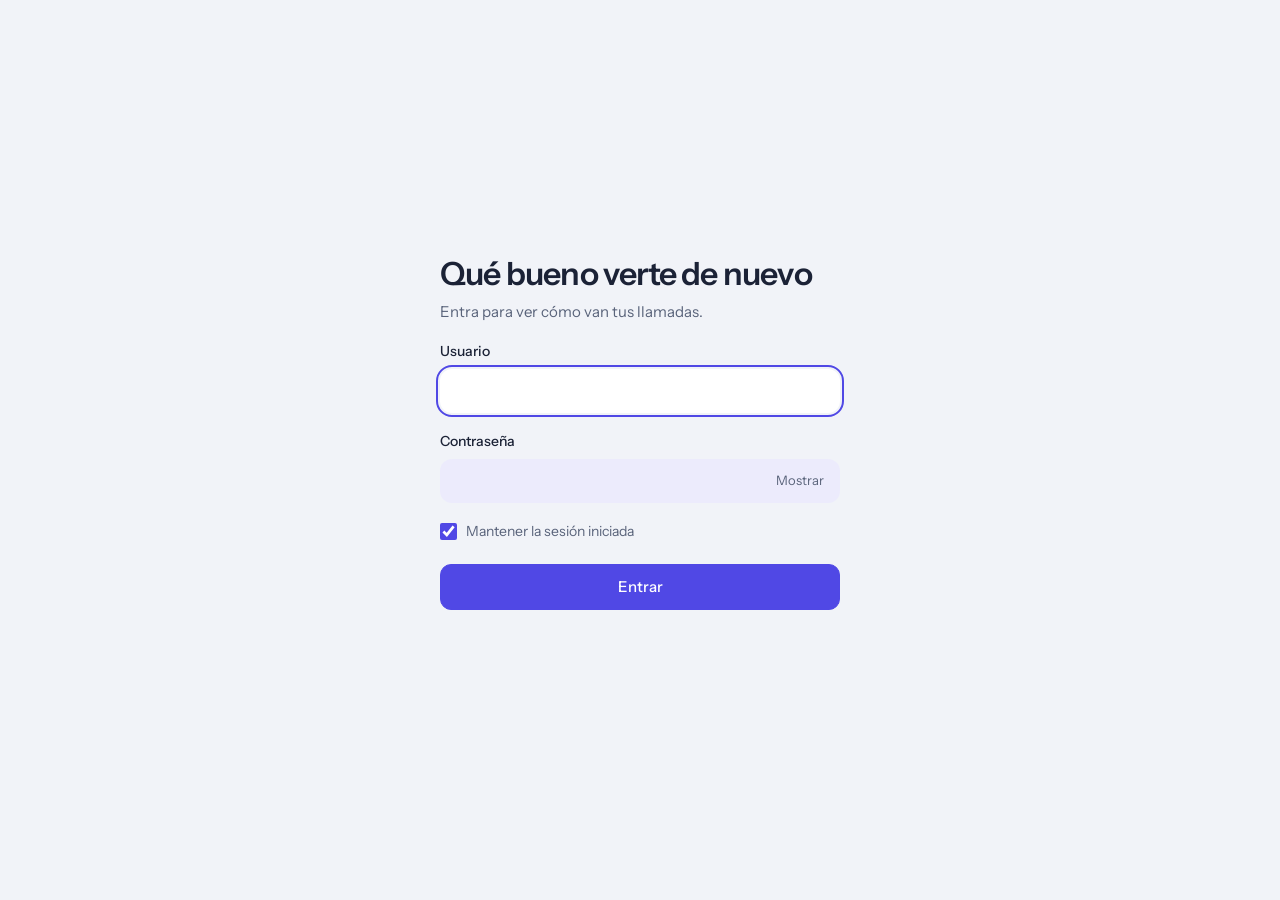
<file: campanas.html>
<!doctype html>
<html lang="es">
<head>
<meta charset="utf-8">
<meta name="viewport" content="width=device-width,initial-scale=1">
<meta name="robots" content="noindex">
<title>Campañas · ECallIA - Panel de llamadas</title>
<link rel="icon" type="image/svg+xml" href="favicon.svg">
<link rel="preconnect" href="https://fonts.googleapis.com">
<link href="https://fonts.googleapis.com/css2?family=Instrument+Sans:wght@400;500;600&display=swap" rel="stylesheet">
<link rel="stylesheet" href="css/base.css">
<script src="js/config.js"></script>
<script src="js/auth.js"></script>
<script src="js/pager.js"></script>
</head>
<body>

<!-- Nada de esta página se muestra hasta que el servidor confirma que eres administrador -->
<div class="gate" id="gate"><div class="gate-card"><div class="spin"></div><p>Verificando acceso…</p></div></div>

<div id="app" hidden>
  <header class="topbar"><div class="bar">
    <a class="brand" href="index.html"><svg width="30" height="30" viewBox="0 0 32 32" aria-hidden="true"><rect width="32" height="32" rx="9" fill="var(--accent)"/><g fill="var(--accent-ink)"><rect x="7" y="13" width="3" height="6" rx="1.5"/><rect x="12" y="9" width="3" height="14" rx="1.5"/><rect x="17" y="6" width="3" height="20" rx="1.5"/><rect x="22" y="11" width="3" height="10" rx="1.5"/></g></svg><span>ECallIA</span></a>
    <nav class="tabs" aria-label="Secciones">
      <a href="index.html">Llamadas</a>
      <a href="campanas.html" aria-current="page">Campañas</a>
      <a href="equipo.html">Equipo</a>
      <a href="usuarios.html">Usuarios</a>
    </nav>
    <div class="bar-right">
      <button class="icon-btn" id="themeBtn" aria-label="Cambiar tema" title="Cambiar tema">
        <svg width="18" height="18" viewBox="0 0 24 24" fill="none" stroke="currentColor" stroke-width="1.8" stroke-linecap="round"><path d="M21 12.8A9 9 0 1 1 11.2 3a7 7 0 0 0 9.8 9.8z"/></svg>
      </button>
      <div class="me">
        <button class="avatar-btn" id="meBtn" aria-haspopup="true" aria-expanded="false"><span class="avatar" id="meAv"></span><span class="nm" id="meNm"></span></button>
        <div class="menu" id="meMenu" hidden>
          <div class="who"><b id="meName"></b><span>Administrador</span></div>
          <a href="index.html">Ir al panel de ECallIA</a>
          <button id="logoutBtn">Cerrar sesión</button>
        </div>
      </div>
    </div>
  </div></header>

  <main class="wrap">
    <h1 class="title">Campañas</h1>
    <p class="lede">Llamadas masivas a partir de un CSV, sin pasar por Bitrix. Cada campaña usa un número y el agente de ese número, y reintenta igual que los leads de Bitrix.</p>

    <div class="avisos" id="avisos"></div>

    <div class="tools">
      <div class="chips" id="chips" role="group" aria-label="Filtrar campañas">
        <button class="chip" data-f="all" aria-pressed="true">Todas</button>
        <button class="chip" data-f="curso" aria-pressed="false">En curso</button>
        <button class="chip" data-f="cerradas" aria-pressed="false">Cerradas</button>
      </div>
      <span class="grow"></span>
      <button class="btn primary" id="newBtn">+ Nueva campaña</button>
    </div>

    <div class="card"><div class="scroll">
      <table class="camp-table">
        <thead><tr><th>Campaña</th><th>Estado</th><th>Avance</th><th class="col-creada">Creada</th><th></th></tr></thead>
        <tbody id="rows"></tbody>
      </table>
      <div class="empty" id="empty" hidden></div>
    </div></div>
    <p class="note">Las llamadas se hacen solo dentro del horario y con los reintentos que tengas en Ajustes. Los números que estén en la lista de “No llamar” de esa marca se saltan. Los resultados de cada llamada también aparecen en Llamadas, con el nombre de la campaña como funnel.</p>
  </main>
</div>

<!-- Nueva campaña -->
<dialog id="dlgNueva" class="wide"><form class="dlg" id="form" method="dialog" novalidate>
  <div class="dlg-head">
    <h2>Nueva campaña</h2>
    <p class="sub">Sube un CSV con los contactos. Se crea lista para iniciar; no llama hasta que tú la inicies.</p>
  </div>

  <div class="dlg-body" id="dlgBody">
    <label class="lbl" for="fNombre">Nombre de la campaña</label>
    <input class="input" id="fNombre" maxlength="60" autocomplete="off" placeholder="Ej.: Feria de noviembre">

    <div class="row">
      <div>
        <label class="lbl" for="fNumero">Número de salida</label>
        <select class="input" id="fNumero"></select>
      </div>
      <div>
        <label class="lbl" for="fPrefijo">Código de país <span class="opc">(opcional)</span></label>
        <input class="input" id="fPrefijo" maxlength="4" inputmode="numeric" autocomplete="off" placeholder="51">
      </div>
    </div>
    <p class="hint" id="fNumeroHint"></p>
    <p class="hint">El código de país se agrega a los números que vengan sin él (por ejemplo 900 000 000 → +51 900 000 000).</p>

    <label class="lbl">Archivo CSV</label>
    <label class="drop" id="drop" for="fArchivo"><b>Elige el archivo o arrástralo aquí</b>Formato CSV, con una fila de títulos. Si tienes Excel, guárdalo como “CSV UTF-8”.<input type="file" id="fArchivo" accept=".csv,.txt,text/csv,text/plain"></label>
    <div class="drop-file" id="dropFile" hidden><div class="df-txt"><b id="dfName"></b><span id="dfInfo"></span></div><button type="button" class="btn sm" id="dfQuitar">Cambiar</button></div>

    <div id="mapa" class="mapa" hidden>
      <div class="row">
        <div><label class="lbl" for="mTel">Columna del teléfono</label><select class="input" id="mTel"></select></div>
        <div><label class="lbl" for="mNom">Columna del nombre <span class="opc">(opcional)</span></label><select class="input" id="mNom"></select></div>
      </div>
      <div class="row">
        <div><label class="lbl" for="mPro">Columna del programa <span class="opc">(opcional)</span></label><select class="input" id="mPro"></select></div>
        <div></div>
      </div>
      <div id="extrasBox">
        <label class="lbl">Otras columnas que el bot puede usar como variables</label>
        <div class="funnels" id="extras"></div>
        <p class="hint">El bot las recibe con el nombre que aparece en cada una. Siempre recibe también el nombre, el programa y el celular.</p>
      </div>
      <div class="stats" id="stats"></div>
      <div class="preview"><table><thead id="pvHead"></thead><tbody id="pvBody"></tbody></table></div>
    </div>

    <p class="err" id="formErr" role="alert"></p>
    <div class="subida" id="subida" hidden>
      <div class="bar-prog"><i class="p-ok" id="upBar" style="width:0"></i></div>
      <p id="upTxt"></p>
    </div>
  </div>

  <div class="dlg-foot" id="formFoot">
    <span class="foot-hint" id="okHint"></span>
    <button type="button" class="btn" data-close>Cancelar</button>
    <button type="submit" class="btn primary" id="formOk" disabled>Crear campaña</button>
  </div>
</form></dialog>

<!-- Resultado de la carga -->
<dialog id="dlgResultado"><div class="dlg">
  <h2 id="rsTitle"></h2>
  <p class="sub" id="rsSub"></p>
  <div class="stats" id="rsStats"></div>
  <div class="lista-rech" id="rsLista" hidden></div>
  <div class="foot"><button class="btn primary" data-close>Entendido</button></div>
</div></dialog>

<!-- Confirmar -->
<dialog id="dlgConfirm"><div class="dlg">
  <h2 id="cfTitle"></h2><p class="sub" id="cfText"></p>
  <div class="foot"><button class="btn" id="cfNo">Cancelar</button><button class="btn primary" id="cfYes">Confirmar</button></div>
</div></dialog>

<div class="toasts" id="toasts" aria-live="polite"></div>
<script src="js/campanas.js"></script>
</body>
</html>
</file>
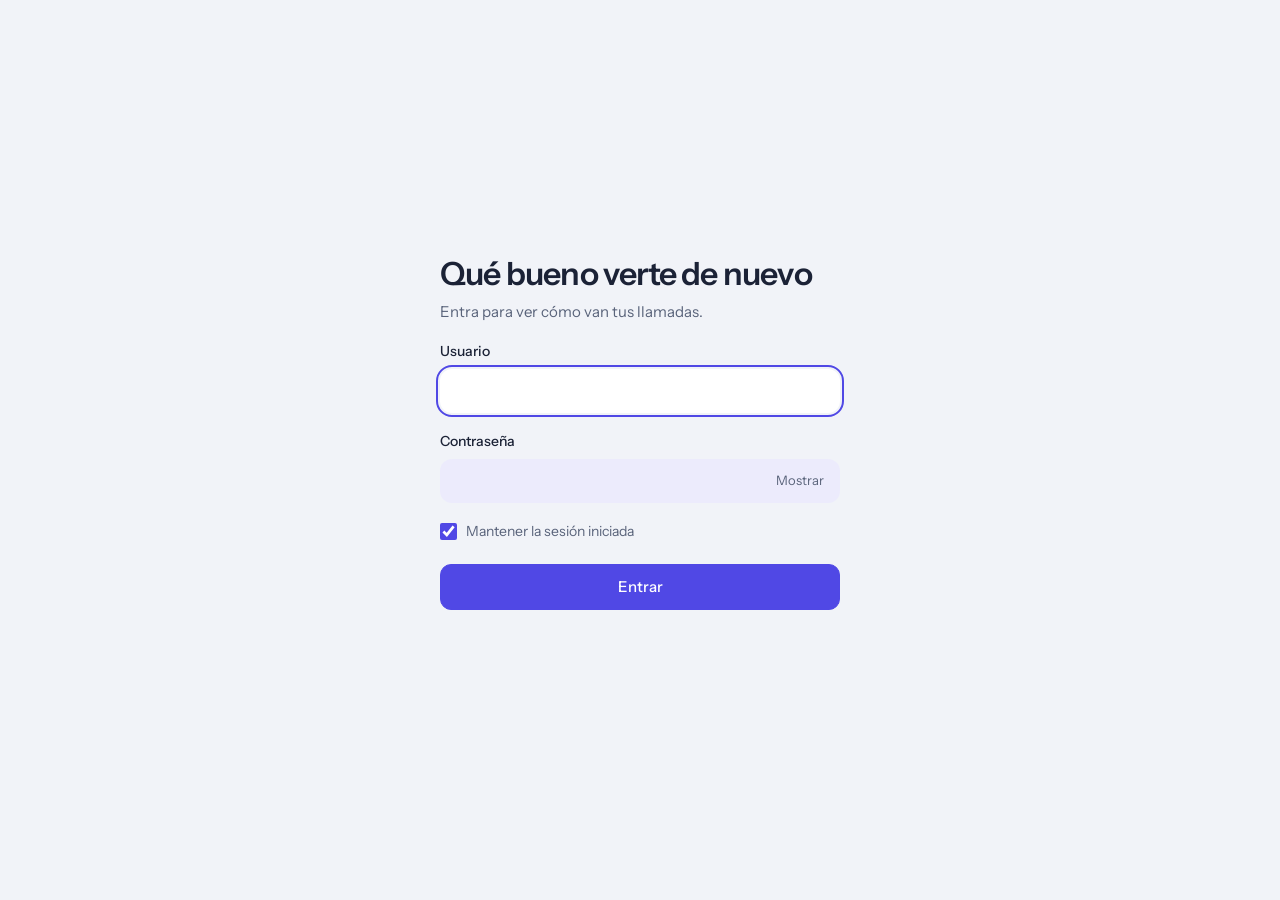
<file: equipo.html>
<!doctype html>
<html lang="es">
<head>
<meta charset="utf-8">
<meta name="viewport" content="width=device-width,initial-scale=1">
<meta name="robots" content="noindex">
<title>Equipo · ECallIA - Panel de llamadas</title>
<link rel="icon" type="image/svg+xml" href="favicon.svg">
<link rel="preconnect" href="https://fonts.googleapis.com">
<link href="https://fonts.googleapis.com/css2?family=Instrument+Sans:wght@400;500;600&display=swap" rel="stylesheet">
<link rel="stylesheet" href="css/base.css">
<script src="js/config.js"></script>
<script src="js/auth.js"></script>
<script src="js/pager.js"></script>
</head>
<body>

<!-- Nada de esta página se muestra hasta que el servidor confirma que eres administrador -->
<div class="gate" id="gate"><div class="gate-card"><div class="spin"></div><p>Verificando acceso…</p></div></div>

<div id="app" hidden>
  <header class="topbar"><div class="bar">
    <a class="brand" href="index.html"><svg width="30" height="30" viewBox="0 0 32 32" aria-hidden="true"><rect width="32" height="32" rx="9" fill="var(--accent)"/><g fill="var(--accent-ink)"><rect x="7" y="13" width="3" height="6" rx="1.5"/><rect x="12" y="9" width="3" height="14" rx="1.5"/><rect x="17" y="6" width="3" height="20" rx="1.5"/><rect x="22" y="11" width="3" height="10" rx="1.5"/></g></svg><span>ECallIA</span></a>
    <nav class="tabs" aria-label="Secciones">
      <a href="index.html">Llamadas</a>
      <a href="campanas.html">Campañas</a>
      <a href="equipo.html" aria-current="page">Equipo</a>
      <a href="usuarios.html">Usuarios</a>
    </nav>
    <div class="bar-right">
      <button class="icon-btn" id="themeBtn" aria-label="Cambiar tema" title="Cambiar tema">
        <svg width="18" height="18" viewBox="0 0 24 24" fill="none" stroke="currentColor" stroke-width="1.8" stroke-linecap="round"><path d="M21 12.8A9 9 0 1 1 11.2 3a7 7 0 0 0 9.8 9.8z"/></svg>
      </button>
      <div class="me">
        <button class="avatar-btn" id="meBtn" aria-haspopup="true" aria-expanded="false"><span class="avatar" id="meAv"></span><span class="nm" id="meNm"></span></button>
        <div class="menu" id="meMenu" hidden>
          <div class="who"><b id="meName"></b><span>Administrador</span></div>
          <a href="index.html">Ir al panel de ECallIA</a>
          <button id="logoutBtn">Cerrar sesión</button>
        </div>
      </div>
    </div>
  </div></header>

  <main class="wrap">
    <h1 class="title">Equipo</h1>
    <p class="lede">Las asesoras que atienden los leads y a quién le llega el correo de cada llamada. El flujo de análisis lee esto en cada llamada: lo que cambies aquí se aplica solo, sin tocar n8n.</p>

    <div class="tools">
      <div class="chips" id="seccion" role="group" aria-label="Sección">
        <button class="chip" data-s="asesoras" aria-pressed="true">Asesoras <em id="cntAs"></em></button>
        <button class="chip" data-s="equipos" aria-pressed="false">Correos por equipo <em id="cntEq"></em></button>
      </div>
      <span class="grow"></span>
      <div class="search" id="qBox"><input class="input" id="q" type="search" placeholder="Buscar por nombre, ID o correo" aria-label="Buscar asesoras"></div>
      <button class="btn primary" id="newBtn">+ Nueva asesora</button>
    </div>

    <div id="bannerErr"></div>

    <!-- Asesoras -->
    <section id="secAsesoras">
      <div class="chips eq-marcas" id="marcaChips" role="group" aria-label="Filtrar por marca"></div>
      <div class="card"><div class="scroll">
        <table>
          <thead><tr><th>Asesora</th><th>ID en Bitrix</th><th>Correo</th><th>Marca</th><th></th></tr></thead>
          <tbody id="rowsAs"></tbody>
        </table>
        <div class="empty" id="emptyAs" hidden></div>
      </div></div>
      <p class="note">El <b>ID en Bitrix</b> es el número del usuario que está como responsable del deal: así el sistema sabe qué asesora atendió cada negociación. Si el correo coincide con el de un usuario del panel, esa persona verá solo sus negociaciones.</p>
    </section>

    <!-- Equipos -->
    <section id="secEquipos" hidden>
      <div id="equiposLista"></div>
      <p class="note">Cada equipo recibe el correo de los leads de sus funnels. El equipo <b>por defecto</b> (sin funnels) recibe los de los funnels que no tengan equipo propio. <b>Cita</b> se envía cuando el lead es Decidido o agendó cita; <b>seguimiento</b> cuando hay que volver a contactarlo. La <b>copia</b> es opcional y puede ser distinta en cada caso.</p>
    </section>
  </main>
</div>

<!-- Asesora -->
<dialog id="dlgAs"><form class="dlg" id="formAs" method="dialog" novalidate>
  <h2 id="asTitle">Nueva asesora</h2>
  <p class="sub">Aparece en los correos y en las negociaciones del panel.</p>
  <label class="lbl" for="aNombre">Nombre</label>
  <input class="input" id="aNombre" maxlength="80" autocomplete="off">
  <div class="row">
    <div><label class="lbl" for="aId">ID en Bitrix</label><input class="input" id="aId" inputmode="numeric" maxlength="12" autocomplete="off" placeholder="84205"></div>
    <div><label class="lbl" for="aMarca">Marca</label><select class="input" id="aMarca"></select></div>
  </div>
  <label class="lbl" for="aCorreo">Correo <span class="opc">(opcional)</span></label>
  <input class="input" id="aCorreo" type="email" autocomplete="off" autocapitalize="none" placeholder="nombre@empresa.com">
  <p class="err" id="errAs" role="alert"></p>
  <div class="foot"><button type="button" class="btn" data-close>Cancelar</button><button type="submit" class="btn primary" id="okAs">Guardar</button></div>
</form></dialog>

<!-- Equipo -->
<dialog id="dlgEq" class="wide"><form class="dlg" id="formEq" method="dialog" novalidate>
  <div class="dlg-head">
    <h2 id="eqTitle">Nuevo equipo</h2>
    <p class="sub">Quién recibe el correo de los leads de esta marca.</p>
  </div>
  <div class="dlg-body">
    <div class="row">
      <div><label class="lbl" for="eMarca">Marca</label><select class="input" id="eMarca"></select></div>
      <div><label class="lbl" for="eNombre">Nombre del equipo</label><input class="input" id="eNombre" maxlength="60" autocomplete="off" placeholder="Yoselin, Tania y Ana"></div>
    </div>
    <label class="lbl">Funnels de este equipo</label>
    <div class="funnels" id="eFunnels"></div>
    <p class="hint" id="eFunnelsHint"></p>

    <h3 class="eq-h">Lead decidido o con cita agendada</h3>
    <label class="lbl">Para</label><div class="ci" id="ciParaCita"></div>
    <label class="lbl">Con copia</label><div class="ci" id="ciCopiaCita"></div>

    <h3 class="eq-h">Lead para seguimiento</h3>
    <label class="lbl">Para</label><div class="ci" id="ciParaSeg"></div>
    <label class="lbl">Con copia</label><div class="ci" id="ciCopiaSeg"></div>
    <p class="err" id="errEq" role="alert"></p>
  </div>
  <div class="dlg-foot"><button type="button" class="btn" data-close>Cancelar</button><button type="submit" class="btn primary" id="okEq">Guardar</button></div>
</form></dialog>

<!-- Confirmar -->
<dialog id="dlgConfirm"><div class="dlg">
  <h2 id="cfTitle"></h2><p class="sub" id="cfText"></p>
  <div class="foot"><button class="btn" id="cfNo">Cancelar</button><button class="btn danger" id="cfYes">Confirmar</button></div>
</div></dialog>

<div class="toasts" id="toasts" aria-live="polite"></div>
<script src="js/equipo.js"></script>
</body>
</html>
</file>
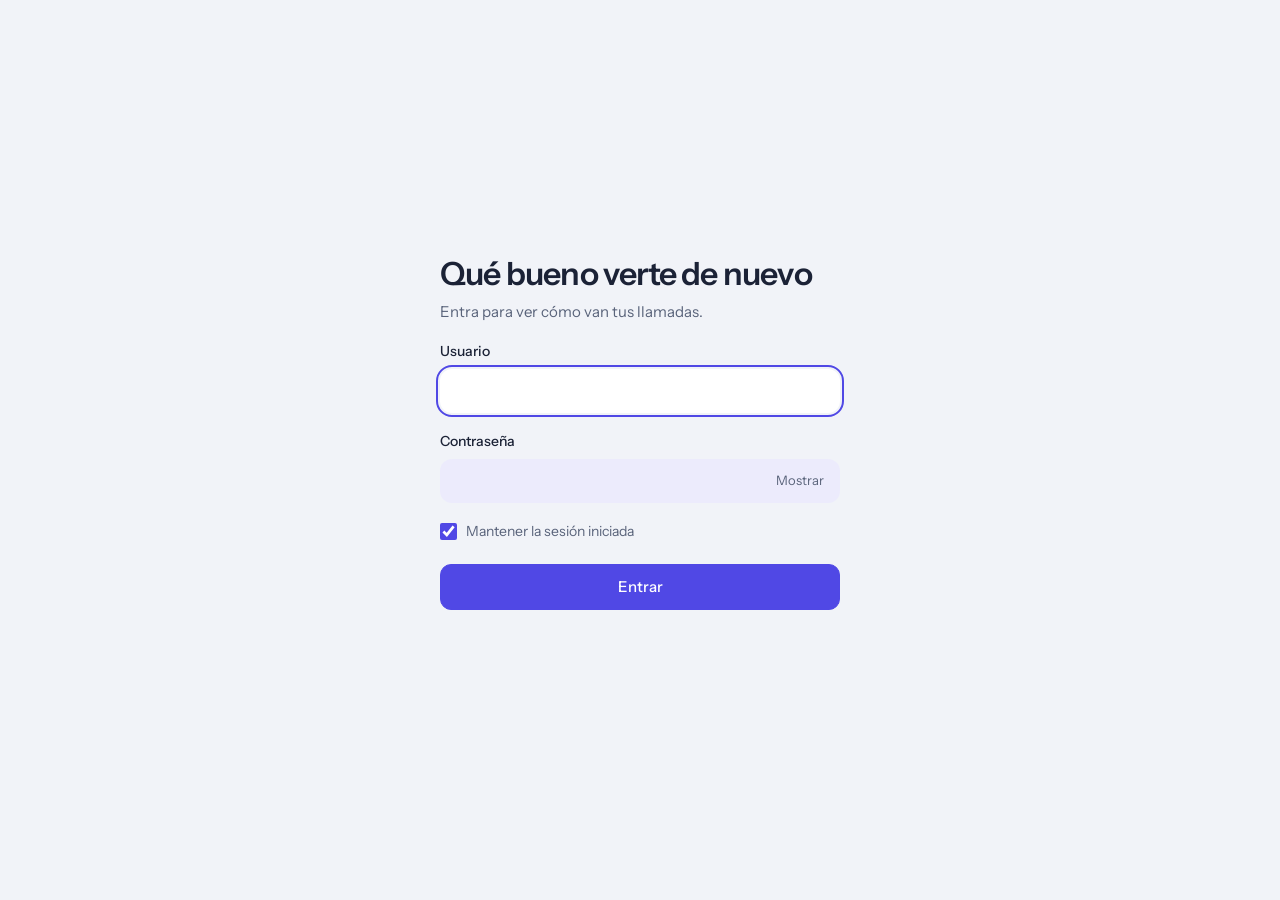
<file: login.html>
<!doctype html>
<html lang="es">
<head>
<meta charset="utf-8">
<meta name="viewport" content="width=device-width,initial-scale=1">
<meta name="robots" content="noindex">
<title>Entrar · ECallIA - Panel de llamadas</title>
<link rel="icon" type="image/svg+xml" href="favicon.svg">
<link rel="preconnect" href="https://fonts.googleapis.com">
<link href="https://fonts.googleapis.com/css2?family=Instrument+Sans:wght@400;500;600&display=swap" rel="stylesheet">
<link rel="stylesheet" href="css/base.css">
<script src="js/config.js"></script>
<script src="js/auth.js"></script>
</head>
<body class="login-page">
<main class="login-card">
  <h1>Qué bueno verte de nuevo</h1>
  <p class="sub">Entra para ver cómo van tus llamadas.</p>
  <form id="form" hidden autocomplete="on">
    <label class="lbl" for="u">Usuario</label>
    <input class="input" id="u" name="username" autocomplete="username" autocapitalize="none" spellcheck="false" autofocus>
    <label class="lbl" for="p">Contraseña</label>
    <div class="pw">
      <input class="input" id="p" name="password" type="password" autocomplete="current-password">
      <button type="button" id="showPw">Mostrar</button>
    </div>
    <label class="check"><input type="checkbox" id="remember" checked> Mantener la sesión iniciada</label>
    <button class="btn primary block" id="go" type="submit">Entrar</button>
    <p class="err" id="err" role="alert"></p>
  </form>
</main>
<script src="js/login.js"></script>
</body>
</html>
</file>
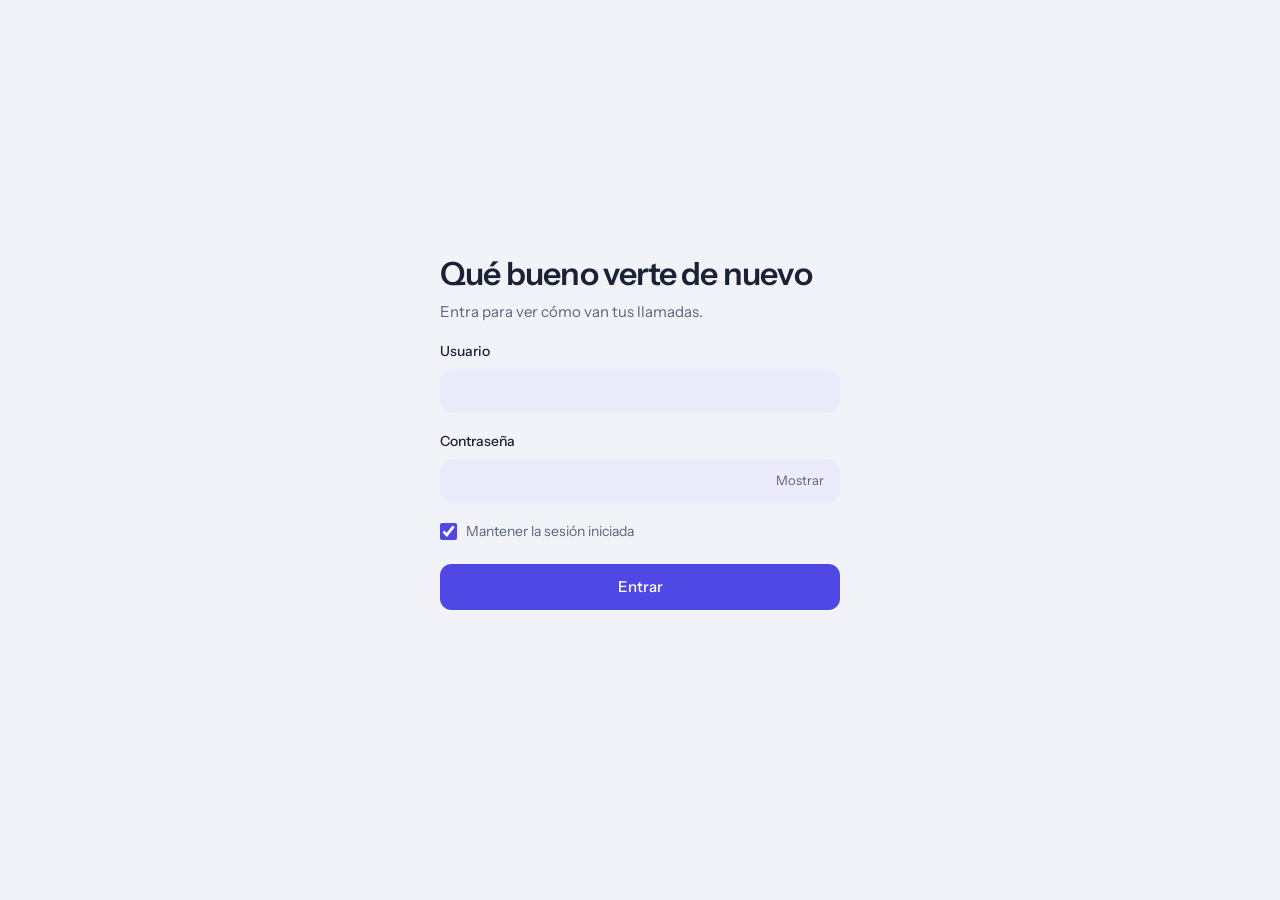
<file: usuarios.html>
<!doctype html>
<html lang="es">
<head>
<meta charset="utf-8">
<meta name="viewport" content="width=device-width,initial-scale=1">
<meta name="robots" content="noindex">
<title>Usuarios · ECallIA - Panel de llamadas</title>
<link rel="icon" type="image/svg+xml" href="favicon.svg">
<link rel="preconnect" href="https://fonts.googleapis.com">
<link href="https://fonts.googleapis.com/css2?family=Instrument+Sans:wght@400;500;600&display=swap" rel="stylesheet">
<link rel="stylesheet" href="css/base.css">
<script src="js/config.js"></script>
<script src="js/auth.js"></script>
<script src="js/pager.js"></script>
</head>
<body>

<!-- Nada de esta página se muestra hasta que el servidor confirma que eres administrador -->
<div class="gate" id="gate"><div class="gate-card"><div class="spin"></div><p>Verificando acceso…</p></div></div>

<div id="app" hidden>
  <header class="topbar"><div class="bar">
    <a class="brand" href="index.html"><svg width="30" height="30" viewBox="0 0 32 32" aria-hidden="true"><rect width="32" height="32" rx="9" fill="var(--accent)"/><g fill="var(--accent-ink)"><rect x="7" y="13" width="3" height="6" rx="1.5"/><rect x="12" y="9" width="3" height="14" rx="1.5"/><rect x="17" y="6" width="3" height="20" rx="1.5"/><rect x="22" y="11" width="3" height="10" rx="1.5"/></g></svg><span>ECallIA</span></a>
    <nav class="tabs" aria-label="Secciones">
      <a href="index.html">Llamadas</a>
      <a href="campanas.html">Campañas</a>
      <a href="equipo.html">Equipo</a>
      <a href="usuarios.html" aria-current="page">Usuarios</a>
    </nav>
    <div class="bar-right">
      <button class="icon-btn" id="themeBtn" aria-label="Cambiar tema" title="Cambiar tema">
        <svg width="18" height="18" viewBox="0 0 24 24" fill="none" stroke="currentColor" stroke-width="1.8" stroke-linecap="round"><path d="M21 12.8A9 9 0 1 1 11.2 3a7 7 0 0 0 9.8 9.8z"/></svg>
      </button>
      <div class="me">
        <button class="avatar-btn" id="meBtn" aria-haspopup="true" aria-expanded="false"><span class="avatar" id="meAv"></span><span class="nm" id="meNm"></span></button>
        <div class="menu" id="meMenu" hidden>
          <div class="who"><b id="meName"></b><span>Administrador</span></div>
          <a href="index.html">Ir al panel de ECallIA</a>
          <button id="logoutBtn">Cerrar sesión</button>
        </div>
      </div>
    </div>
  </div></header>

  <main class="wrap">
    <h1 class="title">Usuarios</h1>
    <p class="lede">Cada persona recibe una contraseña predeterminada distinta y fácil de recordar. No puede cambiarla por su cuenta: si se pierde, generas otra aquí.</p>

    <div class="tools">
      <div class="search"><input class="input" id="q" type="search" placeholder="Buscar por nombre, usuario o correo" aria-label="Buscar usuarios"></div>
      <div class="chips" id="chips" role="group" aria-label="Filtrar por estado">
        <button class="chip" data-f="all" aria-pressed="true">Todos</button>
        <button class="chip" data-f="activo" aria-pressed="false">Activos</button>
        <button class="chip" data-f="desactivado" aria-pressed="false">Desactivados</button>
      </div>
      <span class="grow"></span>
      <button class="btn primary" id="newBtn">+ Nuevo usuario</button>
    </div>

    <div class="card"><div class="scroll">
      <table>
        <thead><tr><th>Persona</th><th>Rol</th><th>Funnels</th><th>Contraseña</th><th>Accesos</th><th>Estado</th><th></th></tr></thead>
        <tbody id="rows"></tbody>
      </table>
      <div class="empty" id="empty" hidden></div>
    </div></div>
    <p class="note">Las contraseñas se guardan tal cual en la hoja “Usuarios” para poder reenviarlas. Si editas los permisos de alguien, desactivas su usuario o generas otra contraseña, su sesión abierta se cierra y vuelve a entrar.</p>
  </main>
</div>

<!-- Crear / editar -->
<dialog id="dlgForm"><form class="dlg" id="form" method="dialog" novalidate>
  <h2 id="formTitle">Nuevo usuario</h2>
  <p class="sub" id="formSub">Al guardar se genera su contraseña automáticamente.</p>
  <label class="lbl" for="fNombre">Nombre completo</label>
  <input class="input" id="fNombre" maxlength="80" autocomplete="off">
  <div class="row">
    <div><label class="lbl" for="fUsuario">Usuario</label><input class="input" id="fUsuario" maxlength="30" autocomplete="off" autocapitalize="none" spellcheck="false" placeholder="maria.lopez"></div>
    <div><label class="lbl" for="fRol">Rol</label><select class="input" id="fRol"><option value="usuario">Usuario</option><option value="admin">Administrador</option></select></div>
  </div>
  <div id="fFunnelsBox">
    <label class="lbl">Funnels que puede ver</label>
    <div class="funnels" id="fFunnels"></div>
  </div>
  <p class="hint" id="fAdminHint" hidden>Los administradores ven todos los funnels y pueden gestionar usuarios y ajustes.</p>
  <div class="row">
    <div><label class="lbl" for="fCorreo">Correo <span style="color:var(--ink3);font-weight:400">(opcional)</span></label><input class="input" id="fCorreo" type="email" autocomplete="off" placeholder="nombre@empresa.com"></div>
    <div><label class="lbl" for="fWa">WhatsApp <span style="color:var(--ink3);font-weight:400">(opcional)</span></label><input class="input" id="fWa" type="tel" autocomplete="off" placeholder="+51 900 000 000"></div>
  </div>
  <label class="check" id="fActivoBox" style="margin-top:18px" hidden><input type="checkbox" id="fActivo" checked> Usuario activo (puede entrar al panel)</label>
  <p class="err" id="formErr" role="alert"></p>
  <div class="foot"><button type="button" class="btn" data-close>Cancelar</button><button type="submit" class="btn primary" id="formOk">Guardar</button></div>
</form></dialog>

<!-- Enviar accesos -->
<dialog id="dlgAccess"><div class="dlg">
  <h2 id="accTitle">Enviar accesos</h2>
  <p class="sub" id="accSub"></p>
  <div class="cred" id="accCred"></div>
  <div class="send">
    <button class="btn" id="sendMail"><svg width="17" height="17" viewBox="0 0 24 24" fill="none" stroke="currentColor" stroke-width="1.8" stroke-linecap="round" stroke-linejoin="round"><rect x="3" y="5" width="18" height="14" rx="2"/><path d="m3 7 9 6 9-6"/></svg>Enviar por correo<small id="sendMailTo"></small></button>
    <button class="btn" id="sendWa"><svg width="17" height="17" viewBox="0 0 24 24" fill="none" stroke="currentColor" stroke-width="1.8" stroke-linecap="round" stroke-linejoin="round"><path d="M21 12a9 9 0 0 1-13.4 7.8L3 21l1.3-4.4A9 9 0 1 1 21 12z"/></svg>Abrir en WhatsApp<small id="sendWaTo"></small></button>
    <button class="btn" id="sendCopy"><svg width="17" height="17" viewBox="0 0 24 24" fill="none" stroke="currentColor" stroke-width="1.8" stroke-linecap="round" stroke-linejoin="round"><rect x="9" y="9" width="11" height="11" rx="2"/><path d="M5 15V6a2 2 0 0 1 2-2h9"/></svg>Copiar mensaje</button>
  </div>
  <p class="err" id="accErr" role="alert"></p>
  <div class="foot"><button class="btn" data-close>Cerrar</button></div>
</div></dialog>

<!-- Confirmar -->
<dialog id="dlgConfirm"><div class="dlg">
  <h2 id="cfTitle"></h2><p class="sub" id="cfText"></p>
  <div class="foot"><button class="btn" id="cfNo">Cancelar</button><button class="btn danger" id="cfYes">Confirmar</button></div>
</div></dialog>

<div class="toasts" id="toasts" aria-live="polite"></div>
<script src="js/usuarios.js"></script>
</body>
</html>
</file>
<file: css/base.css>
:root{
  --bg:#F1F3F8; --sheet:#FFFFFF; --ink:#1B2236; --ink2:#59637A; --ink3:#8C95A8;
  --line:#E4E8F0; --line2:#EFF2F7; --hover:#F6F8FC;
  --accent:#5048E5; --accent-ink:#FFFFFF; --accent-soft:#ECEBFC;
  --ok:#2B8A66; --ok-bg:#E0F2EA; --warn:#A8691A; --warn-bg:#FBF0D9; --bad:#A82A2A; --bad-bg:#F8DEDE; --mute:#5F6F8C; --mute-bg:#E9EDF4;
  --shadow:0 1px 2px rgba(27,34,54,.04),0 14px 34px -14px rgba(27,34,54,.12);
}
html[data-theme="dark"]{
  --bg:#0E1220; --sheet:#161B2C; --ink:#E8EBF4; --ink2:#A4ADC2; --ink3:#6F7992;
  --line:#252C42; --line2:#1D2338; --hover:#1B2138;
  --accent:#948FFF; --accent-ink:#0E1220; --accent-soft:#26254C;
  --ok:#6FD0A5; --ok-bg:#16352A; --warn:#E2B05B; --warn-bg:#3A2F18; --bad:#EE8585; --bad-bg:#3B1C1C; --mute:#9BA8C4; --mute-bg:#252C42;
  --shadow:0 1px 2px rgba(0,0,0,.3),0 14px 34px -14px rgba(0,0,0,.5);
}
*{box-sizing:border-box;margin:0;padding:0}
html{color-scheme:light}
html[data-theme="dark"]{color-scheme:dark}
[hidden]{display:none!important}
body{font-family:'Instrument Sans',system-ui,-apple-system,'Segoe UI',sans-serif;background:var(--bg);color:var(--ink);font-size:15px;line-height:1.5;-webkit-font-smoothing:antialiased;min-height:100vh}
button{font:inherit;color:inherit;background:none;border:0;cursor:pointer}
a{color:var(--accent)}
:focus-visible{outline:2px solid var(--accent);outline-offset:2px}

/* Botones y campos */
.btn{display:inline-flex;align-items:center;justify-content:center;gap:7px;height:38px;padding:0 16px;border-radius:11px;font-weight:500;font-size:14px;border:1px solid var(--line);background:var(--sheet);color:var(--ink);text-decoration:none;transition:background .15s,border-color .15s,opacity .15s;white-space:nowrap}
.btn:hover{background:var(--hover);border-color:var(--ink3)}
.btn.primary{background:var(--accent);border-color:var(--accent);color:var(--accent-ink)}
.btn.primary:hover{opacity:.9;background:var(--accent)}
.btn.danger{background:var(--bad);border-color:var(--bad);color:#fff}
.btn.danger:hover{opacity:.9;background:var(--bad)}
.btn.sm{height:32px;padding:0 12px;font-size:13.5px;border-radius:9px}
.btn.block{width:100%;height:46px;font-size:15px}
.btn:disabled{opacity:.45;cursor:not-allowed}
.btn:disabled:hover{background:var(--sheet);border-color:var(--line)}
.icon-btn{width:34px;height:34px;border-radius:9px;display:grid;place-items:center;color:var(--ink2);transition:background .15s,color .15s}
.icon-btn:hover{background:var(--line2);color:var(--ink)}
.lbl{display:block;font-size:14px;font-weight:500;margin:18px 0 7px}
.input,select.input,textarea.input{width:100%;height:44px;border-radius:12px;border:1px solid transparent;background:var(--accent-soft);padding:0 14px;font:inherit;color:var(--ink)}
.input:focus{outline:2px solid var(--accent);background:var(--sheet)}
.input::placeholder{color:var(--ink3)}
.input[readonly]{opacity:.7;cursor:not-allowed}
textarea.input{height:auto;padding:12px 14px;line-height:1.5;resize:none}
.hint{font-size:13px;color:var(--ink3);margin-top:6px}
.pw{position:relative}
.pw button{position:absolute;right:6px;top:6px;height:32px;padding:0 10px;border-radius:8px;font-size:13px;color:var(--ink2)}
.check{display:flex;align-items:center;gap:9px;color:var(--ink2);font-size:14px;cursor:pointer}
.check input{width:17px;height:17px;accent-color:var(--accent)}
.err{color:var(--bad);font-size:14px;margin-top:14px;min-height:20px}

/* Puerta de acceso */
.gate{min-height:100vh;display:grid;place-items:center;padding:24px}
.gate-card{max-width:420px;text-align:center;color:var(--ink2)}
.gate-card h2{color:var(--ink);font-size:22px;letter-spacing:-.02em;margin-bottom:8px}
.gate-card p{margin-bottom:22px}
.spin{width:26px;height:26px;border-radius:50%;border:3px solid var(--line);border-top-color:var(--accent);margin:0 auto 14px;animation:spin .8s linear infinite}
@keyframes spin{to{transform:rotate(360deg)}}

/* Login */
.login-page{display:grid;place-items:center;padding:24px}
.login-card{width:100%;max-width:400px}
.login-card h1{font-size:32px;line-height:1.15;letter-spacing:-.025em;font-weight:600}
.login-card .sub{color:var(--ink2);margin:8px 0 14px}
.login-card .check{margin:18px 0 22px}

/* Barra superior */
.topbar{position:sticky;top:0;z-index:30;background:color-mix(in srgb,var(--bg) 84%,transparent);backdrop-filter:blur(14px);-webkit-backdrop-filter:blur(14px);border-bottom:1px solid var(--line2)}
.bar{max-width:1180px;margin:0 auto;padding:12px 28px;display:flex;align-items:center;gap:18px}
.brand{display:flex;align-items:center;gap:10px;font-weight:600;letter-spacing:-.02em;color:var(--ink);text-decoration:none}
.brand svg{display:block;flex:none}
.tabs{display:flex;gap:4px;background:var(--line2);padding:3px;border-radius:11px}
.tabs a{height:32px;padding:0 13px;border-radius:8px;font-size:13.5px;font-weight:500;color:var(--ink2);text-decoration:none;display:inline-flex;align-items:center}
.tabs a:hover{color:var(--ink)}
.tabs a[aria-current="page"]{background:var(--sheet);color:var(--ink);box-shadow:0 1px 2px rgba(27,34,54,.08)}
.bar-right{margin-left:auto;display:flex;align-items:center;gap:6px}
.me{position:relative}
.avatar{width:32px;height:32px;border-radius:50%;display:grid;place-items:center;font-size:12.5px;font-weight:600;background:color-mix(in srgb,var(--c,var(--accent)) 16%,transparent);color:var(--c,var(--accent));flex:none}
.avatar-btn{display:flex;align-items:center;gap:9px;padding:3px 10px 3px 3px;border-radius:999px}
.avatar-btn:hover{background:var(--line2)}
.avatar-btn .nm{font-size:14px;font-weight:500;max-width:140px;overflow:hidden;text-overflow:ellipsis;white-space:nowrap}
.menu{position:absolute;right:0;top:calc(100% + 8px);min-width:210px;background:var(--sheet);border:1px solid var(--line);border-radius:14px;box-shadow:var(--shadow);padding:8px;z-index:40}
.menu .who{padding:8px 10px 10px;border-bottom:1px solid var(--line2);margin-bottom:6px}
.menu .who b{display:block;font-weight:600}
.menu .who span{color:var(--ink3);font-size:13px}
.menu button,.menu a{display:block;width:100%;text-align:left;padding:9px 10px;border-radius:9px;font-size:14px;color:var(--ink);text-decoration:none}
.menu button:hover,.menu a:hover{background:var(--hover)}
.menu .bad{color:var(--bad)}

/* Contenido */
.wrap{max-width:1180px;margin:0 auto;padding:40px 28px 72px}
.title{font-weight:600;font-size:clamp(28px,3.6vw,38px);line-height:1.15;letter-spacing:-.025em}
.lede{margin-top:10px;color:var(--ink2);max-width:64ch;font-size:16px}
.tools{display:flex;flex-wrap:wrap;gap:10px;align-items:center;margin:28px 0 14px}
.tools .search{flex:1;min-width:200px;max-width:340px}
.tools .search .input{height:40px;background:var(--sheet);border-color:var(--line)}
.tools .grow{flex:1}
.chips{display:flex;gap:6px}
.chip{height:34px;padding:0 13px;border-radius:999px;border:1px solid var(--line);background:var(--sheet);font-size:13.5px;font-weight:500;color:var(--ink2)}
.chip:hover{color:var(--ink);border-color:var(--ink3)}
.chip[aria-pressed="true"]{background:var(--ink);border-color:var(--ink);color:var(--bg)}

.card{background:var(--sheet);border:1px solid var(--line);border-radius:18px;box-shadow:var(--shadow);overflow:hidden}
.scroll{overflow-x:auto}
table{width:100%;border-collapse:collapse;min-width:900px}
th{text-align:left;font-size:12.5px;font-weight:500;color:var(--ink3);padding:13px 12px;border-bottom:1px solid var(--line);white-space:nowrap}
td{padding:13px 12px;border-bottom:1px solid var(--line2);vertical-align:middle;font-size:14px}
tr:last-child td{border-bottom:0}
tbody tr:hover{background:var(--hover)}
tr.off td:not(.acts){opacity:.55}
.person{display:flex;align-items:center;gap:11px;min-width:180px}
.person b{display:block;font-weight:600;line-height:1.25}
.person span{color:var(--ink3);font-size:13px}
.badge{display:inline-block;padding:2px 10px;border-radius:999px;font-size:12.5px;font-weight:500;background:var(--mute-bg);color:var(--mute);white-space:nowrap}
.badge.admin{background:var(--accent-soft);color:var(--accent)}
.badge.ok{background:var(--ok-bg);color:var(--ok)}
.badge.warn{background:var(--warn-bg);color:var(--warn)}
.badge.bad{background:var(--bad-bg);color:var(--bad)}
.fun{max-width:150px;color:var(--ink2);font-size:13.5px}
.clave{display:flex;align-items:center;gap:2px;font-family:ui-monospace,SFMono-Regular,Menlo,Consolas,monospace;font-size:13.5px;white-space:nowrap}
.clave code{font:inherit;min-width:104px;letter-spacing:.01em}
.acts{white-space:nowrap;text-align:right;width:1%}
.acts .btn{margin-left:4px}
.kebab{position:relative;display:inline-block;vertical-align:middle;margin-left:4px}
.empty{padding:56px 20px;text-align:center;color:var(--ink3)}
.note{margin-top:16px;color:var(--ink3);font-size:13.5px;max-width:78ch}

/* Diálogos */
dialog{border:0;border-radius:20px;background:var(--sheet);color:var(--ink);padding:0;width:min(520px,calc(100vw - 28px));box-shadow:0 30px 80px -20px rgba(10,14,30,.45);margin:auto}
dialog::backdrop{background:rgba(14,18,32,.5);backdrop-filter:blur(2px)}
.dlg{padding:26px 26px 22px}
.dlg h2{font-size:21px;letter-spacing:-.02em;font-weight:600}
.dlg .sub{color:var(--ink2);margin-top:4px;font-size:14.5px}
.dlg .row{display:grid;grid-template-columns:1fr 1fr;gap:0 14px}
.dlg .lbl:first-of-type{margin-top:20px}
.foot{display:flex;justify-content:flex-end;gap:10px;margin-top:24px}
.funnels{display:flex;flex-wrap:wrap;gap:7px;margin-top:2px}
.fchk{display:inline-flex;align-items:center;gap:7px;padding:6px 12px;border-radius:999px;border:1px solid var(--line);font-size:13.5px;cursor:pointer;color:var(--ink2);user-select:none}
.fchk:has(input:checked){background:var(--accent-soft);border-color:var(--accent);color:var(--accent)}
.fchk input{accent-color:var(--accent)}
.cred{background:var(--bg);border-radius:14px;padding:6px 16px;margin-top:18px}
.cred div{display:flex;justify-content:space-between;align-items:center;gap:12px;padding:10px 0;border-bottom:1px solid var(--line)}
.cred div:last-child{border-bottom:0}
.cred span{color:var(--ink3);font-size:13.5px}
.cred b{font-family:ui-monospace,SFMono-Regular,Menlo,Consolas,monospace;font-weight:600;font-size:14px;word-break:break-all;text-align:right}
.send{display:grid;gap:9px;margin-top:18px}
.send .btn{justify-content:flex-start;height:46px;padding:0 16px}
.send small{margin-left:auto;color:var(--ink3);font-weight:400;font-size:12.5px;overflow:hidden;text-overflow:ellipsis;max-width:48%}
.dlg .warn{margin-top:16px;padding:11px 14px;border-radius:12px;background:var(--warn-bg);color:var(--warn);font-size:13.5px}

/* Avisos */
.toasts{position:fixed;bottom:22px;left:50%;transform:translateX(-50%);display:grid;gap:8px;z-index:100;width:max-content;max-width:calc(100vw - 28px)}
.toast{background:var(--ink);color:var(--bg);padding:11px 18px;border-radius:12px;font-size:14px;box-shadow:var(--shadow);animation:up .2s ease}
.toast.bad{background:var(--bad);color:#fff}
@keyframes up{from{opacity:0;transform:translateY(8px)}}

/* Campañas */
.opc{color:var(--ink3);font-weight:400}
.aviso{display:flex;gap:10px;align-items:flex-start;padding:12px 16px;border-radius:12px;font-size:14px;background:var(--mute-bg);color:var(--ink2)}
.aviso.warn{background:var(--warn-bg);color:var(--warn)}
.aviso.bad{background:var(--bad-bg);color:var(--bad)}
.avisos{display:grid;gap:8px;margin-top:18px}
.avisos:empty{display:none}
.prog{min-width:200px}
.bar-prog{display:flex;height:8px;border-radius:999px;overflow:hidden;background:var(--line2)}
.bar-prog i{display:block;height:100%;transition:width .3s}
.bar-prog .p-ok{background:var(--ok)}
.bar-prog .p-no{background:var(--mute)}
.bar-prog .p-re{background:var(--warn)}
.prog-txt{font-size:12.5px;color:var(--ink3);margin-top:6px;line-height:1.45}
.prog-txt b{color:var(--ink2);font-weight:500}
.camp-name b{display:block;font-weight:600;line-height:1.25;overflow-wrap:anywhere}
.camp-name span{color:var(--ink3);font-size:13px}
.camp-table{min-width:720px}
.camp-table .creada span{display:block;color:var(--ink3);font-size:12.5px}
.camp-table .acts{display:flex;flex-wrap:wrap;gap:6px;justify-content:flex-end;width:auto}
.camp-table .acts .btn{margin-left:0}
.tools .chips{flex-wrap:wrap}

/* Ventana de nueva campaña: encabezado y botones siempre visibles, el contenido se desplaza */
dialog.wide{width:min(700px,calc(100vw - 24px));max-height:calc(100vh - 32px);max-height:calc(100dvh - 32px);overflow:hidden}
dialog.wide[open]{display:flex;flex-direction:column}
dialog.wide .dlg{display:flex;flex-direction:column;min-height:0;flex:1;padding:0;overflow:hidden}
.dlg-head{padding:24px 26px 6px;flex:none}
.dlg-body{padding:0 26px 18px;overflow-y:auto;overflow-x:hidden;min-height:0;flex:1;overscroll-behavior:contain}
.dlg-foot{flex:none;display:flex;gap:10px;align-items:center;justify-content:flex-end;flex-wrap:wrap;padding:14px 26px calc(16px + env(safe-area-inset-bottom));border-top:1px solid var(--line2);background:var(--sheet)}
.foot-hint{margin-right:auto;font-size:13px;color:var(--ink3);min-width:0}
dialog.wide .row>*{min-width:0}
dialog.wide select.input{text-overflow:ellipsis}
.drop{display:block;border:1.5px dashed var(--line);border-radius:14px;padding:22px 16px;text-align:center;color:var(--ink2);cursor:pointer;font-size:14px;transition:border-color .15s,background .15s}
.drop:hover,.drop.on{border-color:var(--accent);background:var(--accent-soft);color:var(--accent)}
.drop b{display:block;color:var(--ink);font-weight:500;margin-bottom:2px}
.drop input{display:none}
.drop-file{display:flex;align-items:center;gap:12px;justify-content:space-between;padding:10px 14px;border-radius:12px;background:var(--bg);font-size:14px}
.df-txt{min-width:0}
.df-txt b{display:block;font-weight:600;overflow:hidden;text-overflow:ellipsis;white-space:nowrap}
.df-txt span{color:var(--ink3);font-size:13px}
.mapa{margin-top:4px}
.stats{display:flex;flex-wrap:wrap;gap:8px;margin-top:16px}
.stat{padding:6px 12px;border-radius:999px;background:var(--bg);font-size:13px;color:var(--ink2)}
.stat b{color:var(--ink);font-weight:600}
.stat.bad{background:var(--bad-bg);color:var(--bad)}
.stat.bad b{color:var(--bad)}
.preview{overflow-x:auto;border:1px solid var(--line);border-radius:12px;margin-top:12px;max-width:100%}
.preview table{min-width:0;width:100%;font-size:13px}
.preview th,.preview td{padding:8px 10px;white-space:nowrap}
.fchk{max-width:100%}
.fchk.off{opacity:.45;cursor:not-allowed}
.subida{margin-top:22px}
.subida p{font-size:14px;color:var(--ink2);margin-top:10px}
.lista-rech{margin-top:12px;max-height:150px;overflow:auto;font-size:13px;color:var(--ink2);background:var(--bg);border-radius:12px;padding:10px 14px}
.lista-rech div{padding:2px 0}

/* Pantallas medianas: se oculta la columna "Creada" para que todo quepa sin desplazar */
@media (max-width:980px){
  .camp-table .col-creada{display:none}
  .camp-table{min-width:640px}
}

/* Móvil: cada campaña es una tarjeta y la ventana ocupa toda la pantalla */
@media (max-width:720px){
  .camp-table{min-width:0}
  .camp-table thead{display:none}
  .camp-table,.camp-table tbody,.camp-table tr,.camp-table td{display:block}
  .camp-table tbody tr{display:grid;grid-template-columns:1fr auto;gap:12px;padding:16px;border-bottom:1px solid var(--line2)}
  .camp-table tbody tr:last-child{border-bottom:0}
  .camp-table td{padding:0;border:0}
  .camp-table td:nth-child(2){text-align:right}
  .camp-table td:nth-child(3),.camp-table td.col-creada,.camp-table td.acts{grid-column:1/-1}
  .camp-table td.col-creada{display:block;font-size:12.5px;color:var(--ink3)}
  .camp-table td.col-creada br{display:none}
  .camp-table td.col-creada span{display:inline}
  .camp-table td.col-creada span:before{content:" · "}
  .camp-table .acts{justify-content:flex-start}
  .camp-table .acts .btn{flex:1 1 auto}
  .prog{min-width:0}
  .tools .chips{width:100%}
  .tools .grow{display:none}
  .tools #newBtn{width:100%;height:44px}
  dialog.wide{width:100vw;max-width:100vw;height:100vh;height:100dvh;max-height:100vh;max-height:100dvh;border-radius:0;margin:0}
  .dlg-head{padding:20px 18px 4px}
  .dlg-body{padding:0 18px 16px}
  .dlg-foot{padding:12px 18px calc(14px + env(safe-area-inset-bottom))}
  .dlg-foot .btn{flex:1}
  .foot-hint{flex:1 1 100%;margin-right:0}
}
@media (max-width:720px){
  .bar{padding:10px 16px;gap:10px}.avatar-btn .nm{display:none}.brand span{display:none}
  .wrap{padding:28px 16px 56px}
  .dlg .row{grid-template-columns:1fr}
  .dlg{padding:22px 18px 18px}
}
@media (prefers-reduced-motion:reduce){*{animation:none!important;transition:none!important}}

/* Pantallas muy pequeñas (320 px) */
@media (max-width:380px){
  .bar{padding:8px 10px;gap:6px}
  .tabs{gap:2px;padding:2px}
  .tabs a{padding:0 9px;font-size:13px}
  .icon-btn{width:34px;height:34px}
  .funnels label{min-width:0;overflow-wrap:anywhere}
  .funnels label small{overflow-wrap:anywhere}
}
@media (max-width:380px){
  .bar{padding:8px 8px;gap:4px}
  .tabs a{padding:0 7px;font-size:12.5px}
  .avatar-btn{padding:2px}
  .bar-right{gap:2px}
  .tabs{min-width:0}
}

/* Equipo */
.opc{color:var(--ink3);font-weight:400}
.chip em{font-style:normal;opacity:.6;margin-left:4px}
.eq-marcas{flex-wrap:wrap;margin-bottom:14px}
.eq-h{font-size:15px;font-weight:600;margin:26px 0 -6px;padding-top:18px;border-top:1px solid var(--line2)}
.eq-card{background:var(--sheet);border:1px solid var(--line);border-radius:18px;box-shadow:var(--shadow);padding:18px 20px;margin-bottom:14px}
.eq-head{display:flex;flex-wrap:wrap;gap:10px;align-items:center;justify-content:space-between}
.eq-head h3{font-size:17px;font-weight:600;letter-spacing:-.01em}
.eq-head .sub-m{color:var(--ink3);font-size:13.5px;margin-top:2px}
.eq-grid{display:grid;grid-template-columns:1fr 1fr;gap:14px 28px;margin-top:14px}
.eq-grid h4{font-size:12.5px;font-weight:600;color:var(--ink3);text-transform:uppercase;letter-spacing:.04em;margin-bottom:6px}
.eq-lista{display:flex;flex-wrap:wrap;gap:5px;font-size:13.5px}
.eq-lista .none{color:var(--ink3)}
.mail{display:inline-flex;align-items:center;gap:5px;max-width:100%;padding:3px 10px;border-radius:999px;background:var(--accent-soft);color:var(--ink);font-size:13px;overflow-wrap:anywhere}
.mail.cc{background:var(--mute-bg);color:var(--ink2)}
.mail button{color:var(--ink3);line-height:1;font-size:16px;padding:0 0 1px}
.mail button:hover{color:var(--bad)}
.ci{border-radius:12px;background:var(--accent-soft);padding:8px 10px;display:flex;flex-wrap:wrap;gap:6px;align-items:center}
.ci .mail{background:var(--sheet)}
.ci input{flex:1;min-width:150px;height:30px;border:0;background:transparent;font:inherit;color:var(--ink);outline:none}
.ci select{height:30px;border:0;border-radius:8px;background:var(--sheet);color:var(--ink2);font:inherit;font-size:13px;max-width:100%}
@media (max-width:700px){.eq-grid{grid-template-columns:1fr}}
.warn-box{margin:0 0 14px;padding:12px 16px;border-radius:12px;background:var(--warn-bg);color:var(--warn);font-size:14px}
.muted{color:var(--ink3)}
</file>
